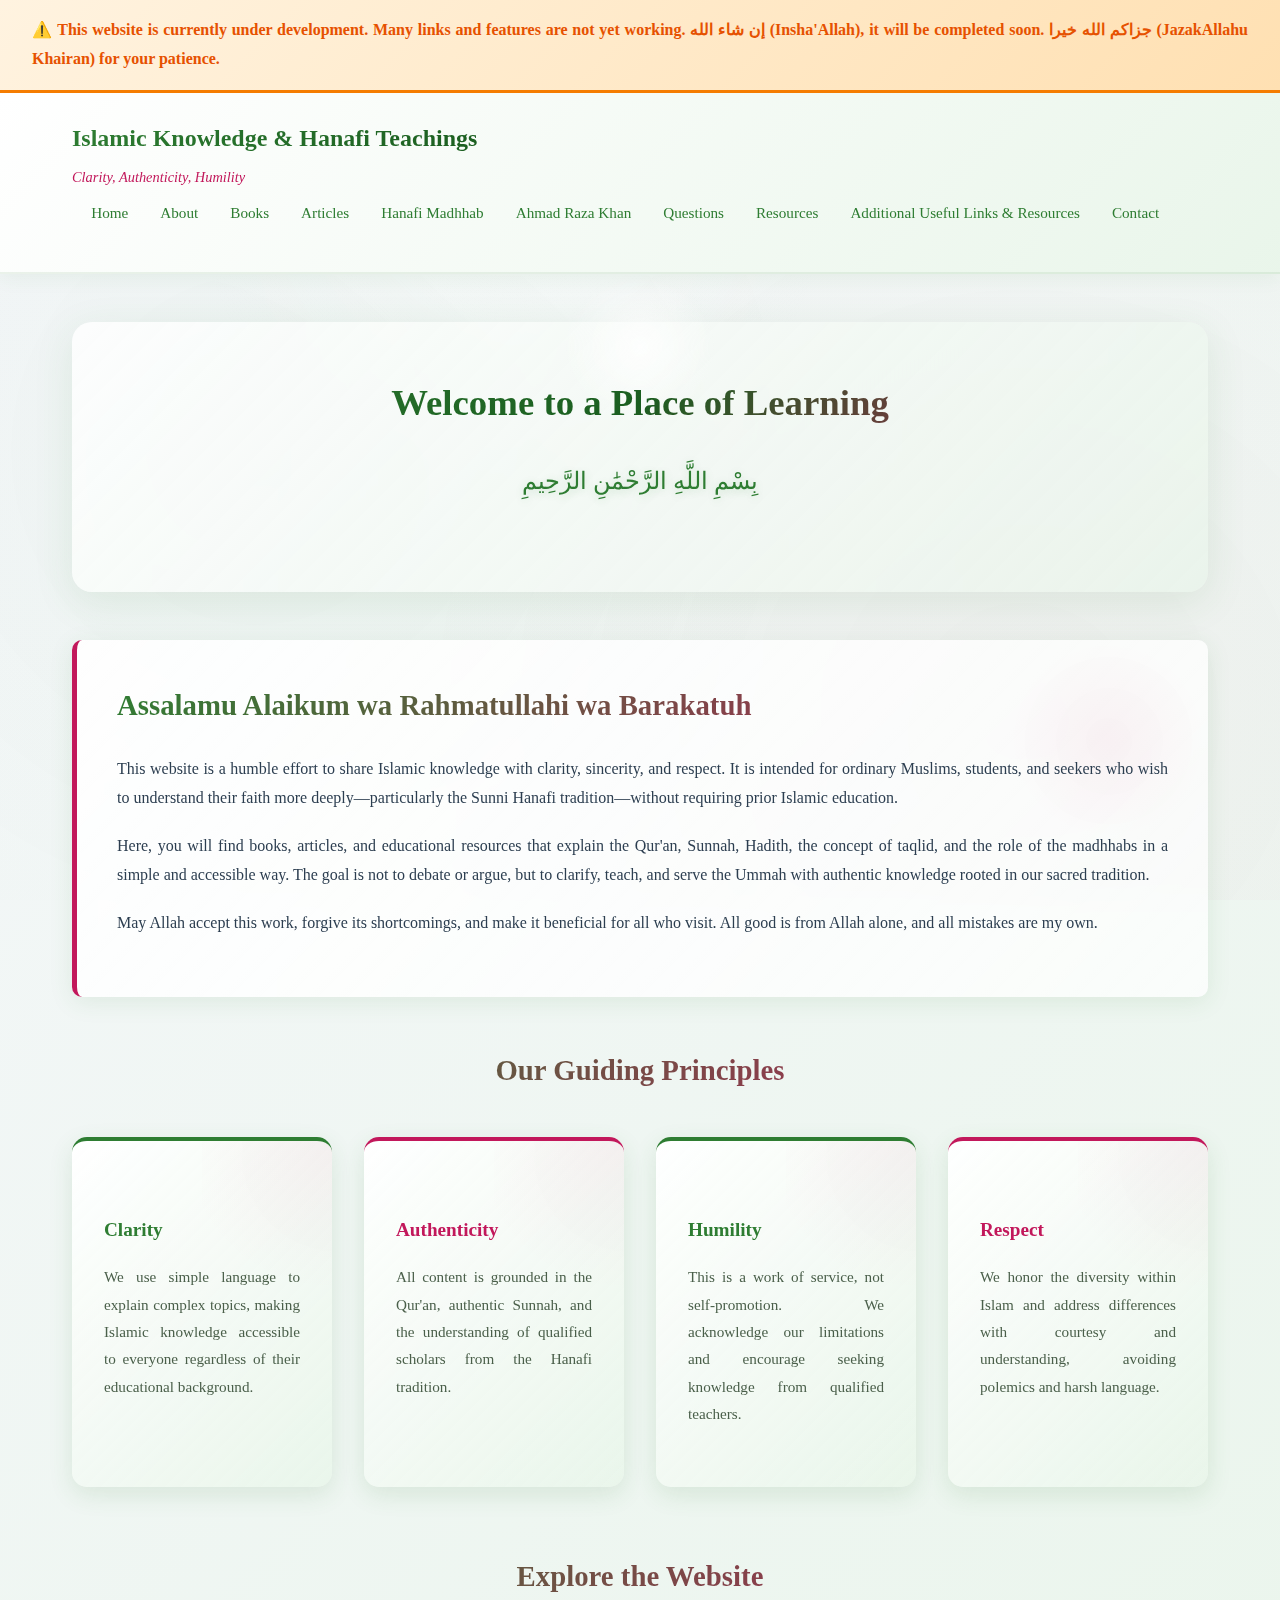
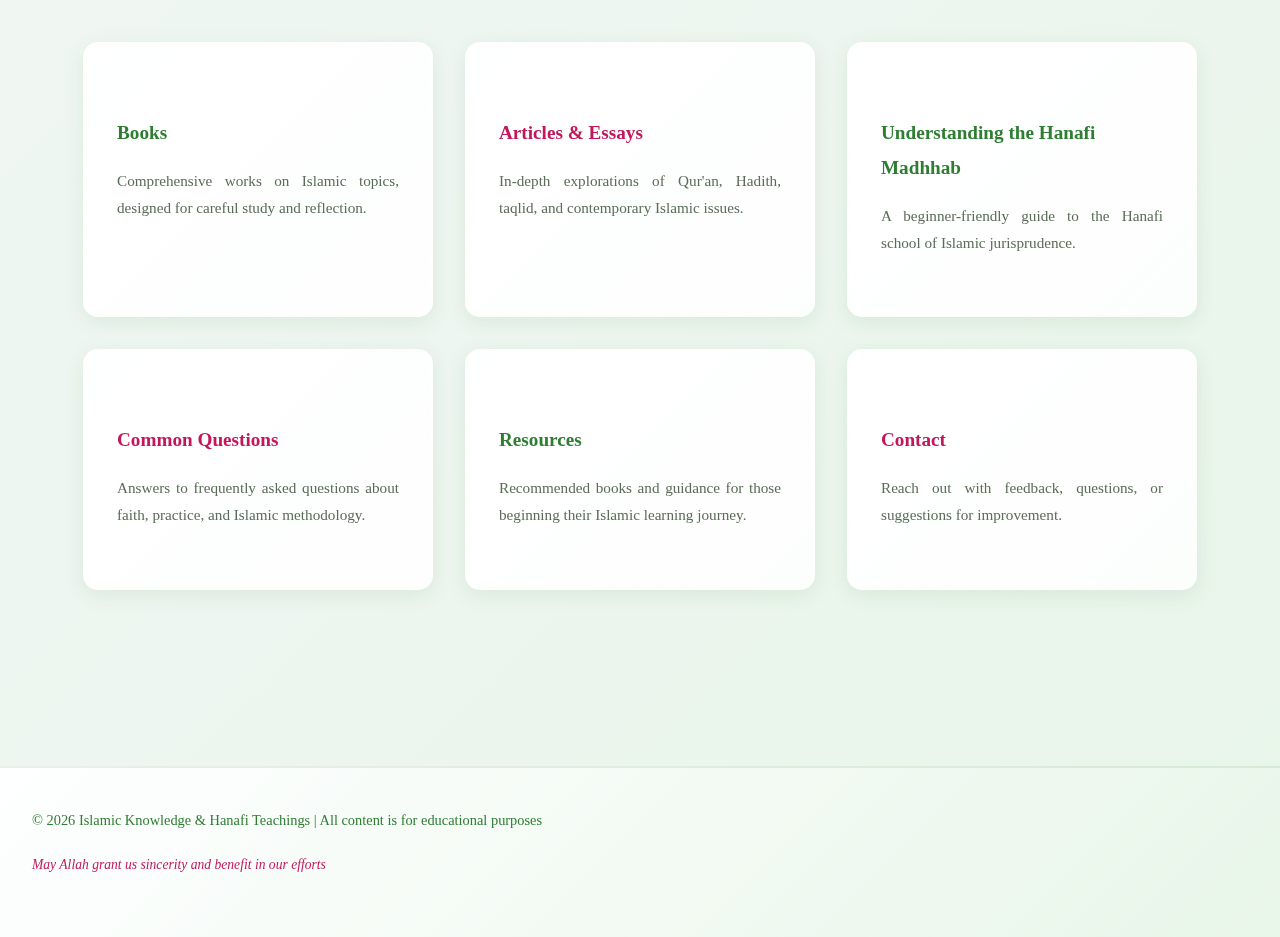
<file: index.html>
<!DOCTYPE html>
<html lang="en">
<head>
    <meta charset="UTF-8">
    <meta name="viewport" content="width=device-width, initial-scale=1.0">
    <title>Islamic Knowledge & Hanafi Teachings</title>
    
    <link rel="stylesheet" href="style.css">
</head>
<body>

    <!-- UNDER DEVELOPMENT NOTICE - Add this right after opening <body> tag -->
<div style="background: linear-gradient(135deg, #fff3e0 0%, #ffe0b2 100%); border-bottom: 3px solid #f57c00; padding: 1rem 2rem; text-align: center; position: relative; z-index: 200;">
    <p style="margin: 0; color: #e65100; font-size: 1rem; font-weight: 600;">
        ⚠️ This website is currently under development. Many links and features are not yet working. إن شاء الله (Insha'Allah), it will be completed soon. جزاكم الله خيرا (JazakAllahu Khairan) for your patience.
    </p>
</div>

    <!-- Noor (Light) Effect Container -->
    <div class="noor-container" id="noorContainer"></div>

    <header>
        <nav>
            <div class="logo-section">
                <div class="site-title">Islamic Knowledge & Hanafi Teachings</div>
                <div class="site-subtitle">Clarity, Authenticity, Humility</div>
            </div>
            <ul>
    <li><a href="index.html">Home</a></li>
    <li><a href="about.html">About</a></li>
    <li><a href="books.html">Books</a></li>
    <li><a href="articles.html">Articles</a></li>
    <li><a href="hanafi.html">Hanafi Madhhab</a></li>
    <li><a href="ahmadrazakhan.html">Ahmad Raza Khan</a></li>
    <li><a href="questions.html">Questions</a></li>
    <li><a href="resources.html">Resources</a></li>
    <li><a href="additionalResources.html">Additional Useful Links & Resources</a></li>
    <li><a href="contact.html">Contact</a></li>
    
</ul>
        </nav>
    </header>

    <div class="container">
        <div class="hero">
            <h1>Welcome to a Place of Learning</h1>
            <p style="text-align: center;" class="arabic">بِسْمِ اللَّهِ الرَّحْمَٰنِ الرَّحِيمِ</p>
        </div>

        <div class="welcome">
            <h2>Assalamu Alaikum wa Rahmatullahi wa Barakatuh</h2>
            <p>
                This website is a humble effort to share Islamic knowledge with clarity, sincerity, and respect. It is intended for ordinary Muslims, students, and seekers who wish to understand their faith more deeply—particularly the Sunni Hanafi tradition—without requiring prior Islamic education.
            </p>
            <p>
                Here, you will find books, articles, and educational resources that explain the Qur'an, Sunnah, Hadith, the concept of taqlid, and the role of the madhhabs in a simple and accessible way. The goal is not to debate or argue, but to clarify, teach, and serve the Ummah with authentic knowledge rooted in our sacred tradition.
            </p>
            <p>
                May Allah accept this work, forgive its shortcomings, and make it beneficial for all who visit. All good is from Allah alone, and all mistakes are my own.
            </p>
        </div>

        <div class="principles">
            <h2>Our Guiding Principles</h2>
            <div class="principles-grid">
                <div class="principle-card">
                    <h3>Clarity</h3>
                    <p>We use simple language to explain complex topics, making Islamic knowledge accessible to everyone regardless of their educational background.</p>
                </div>
                <div class="principle-card">
                    <h3>Authenticity</h3>
                    <p>All content is grounded in the Qur'an, authentic Sunnah, and the understanding of qualified scholars from the Hanafi tradition.</p>
                </div>
                <div class="principle-card">
                    <h3>Humility</h3>
                    <p>This is a work of service, not self-promotion. We acknowledge our limitations and encourage seeking knowledge from qualified teachers.</p>
                </div>
                <div class="principle-card">
                    <h3>Respect</h3>
                    <p>We honor the diversity within Islam and address differences with courtesy and understanding, avoiding polemics and harsh language.</p>
                </div>
            </div>
        </div>

        <div class="sections">
            <h2>Explore the Website</h2>
            <div class="section-links">
                <a href="books.html" class="section-link">
                    <h3>Books</h3>
                    <p>Comprehensive works on Islamic topics, designed for careful study and reflection.</p>
                </a>
                <a href="articles.html" class="section-link">
                    <h3>Articles & Essays</h3>
                    <p>In-depth explorations of Qur'an, Hadith, taqlid, and contemporary Islamic issues.</p>
                </a>
                <a href="hanafi.html" class="section-link">
                    <h3>Understanding the Hanafi Madhhab</h3>
                    <p>A beginner-friendly guide to the Hanafi school of Islamic jurisprudence.</p>
                </a>
                <a href="questions.html" class="section-link">
                    <h3>Common Questions</h3>
                    <p>Answers to frequently asked questions about faith, practice, and Islamic methodology.</p>
                </a>
                <a href="resources.html" class="section-link">
                    <h3>Resources</h3>
                    <p>Recommended books and guidance for those beginning their Islamic learning journey.</p>
                </a>
                <a href="contact.html" class="section-link">
                    <h3>Contact</h3>
                    <p>Reach out with feedback, questions, or suggestions for improvement.</p>
                </a>
            </div>
        </div>
    </div>

    <footer>
        <p>© 2026 Islamic Knowledge & Hanafi Teachings | All content is for educational purposes</p>
        <p style="margin-top: 0.5rem; font-size: 0.85rem;">May Allah grant us sincerity and benefit in our efforts</p>
    </footer>

    <script>
        // Create falling light rays (Noor effect)
        const noorContainer = document.getElementById('noorContainer');
        
        function createLightRay() {
            const ray = document.createElement('div');
            ray.className = 'light-ray';
            ray.style.left = Math.random() * 100 + '%';
            ray.style.animationDelay = Math.random() * 5 + 's';
            ray.style.animationDuration = (Math.random() * 4 + 6) + 's';
            noorContainer.appendChild(ray);
            
            // Remove after animation
            setTimeout(() => {
                ray.remove();
            }, 10000);
        }
        
        // Create floating particles
        function createParticle() {
            const particle = document.createElement('div');
            particle.className = 'particle';
            particle.style.left = Math.random() * 100 + '%';
            particle.style.bottom = '0';
            particle.style.animationDelay = Math.random() * 10 + 's';
            particle.style.animationDuration = (Math.random() * 10 + 15) + 's';
            noorContainer.appendChild(particle);
            
            setTimeout(() => {
                particle.remove();
            }, 25000);
        }
        
        // Generate light rays periodically
        setInterval(createLightRay, 1500);
        
        // Generate particles periodically
        setInterval(createParticle, 3000);
        
        // Initial batch
        for(let i = 0; i < 5; i++) {
            setTimeout(createLightRay, i * 500);
        }
        
        for(let i = 0; i < 3; i++) {
            setTimeout(createParticle, i * 1000);
        }
    </script>
</body>

</html>
</file>
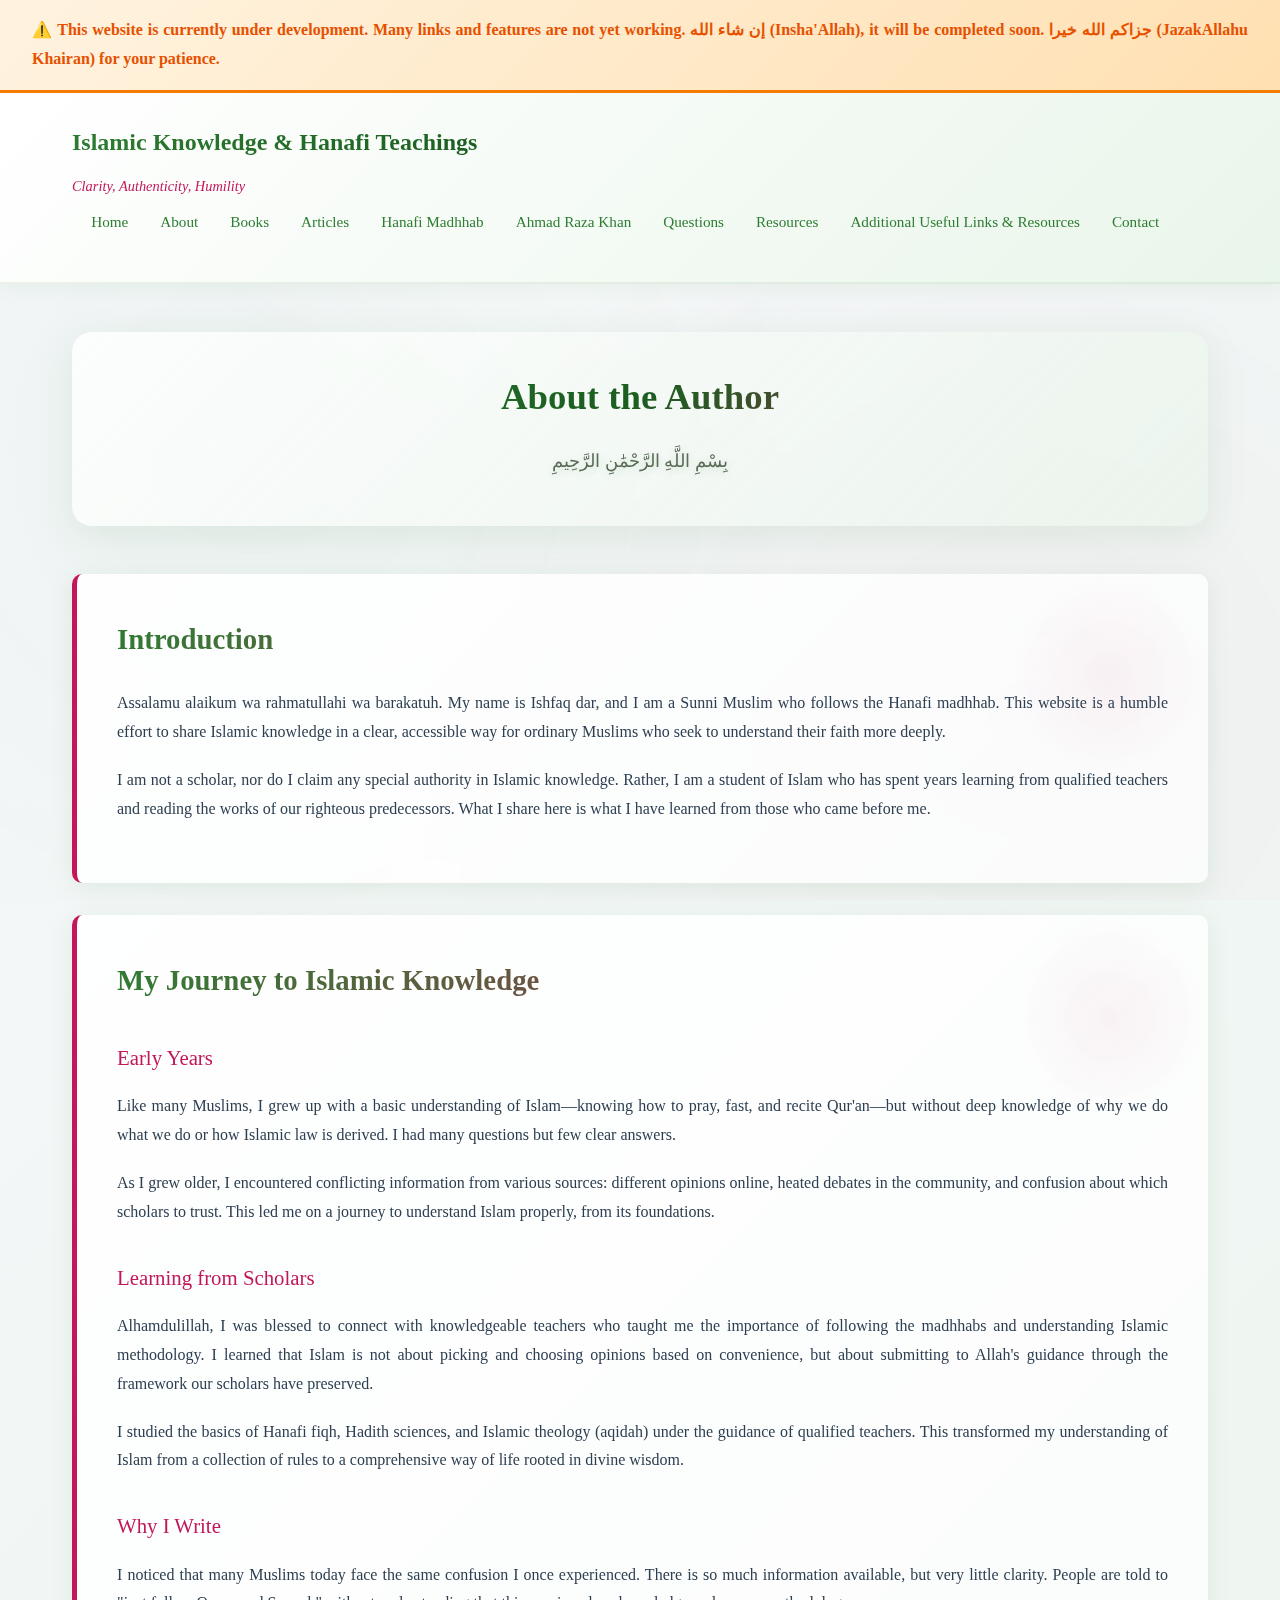
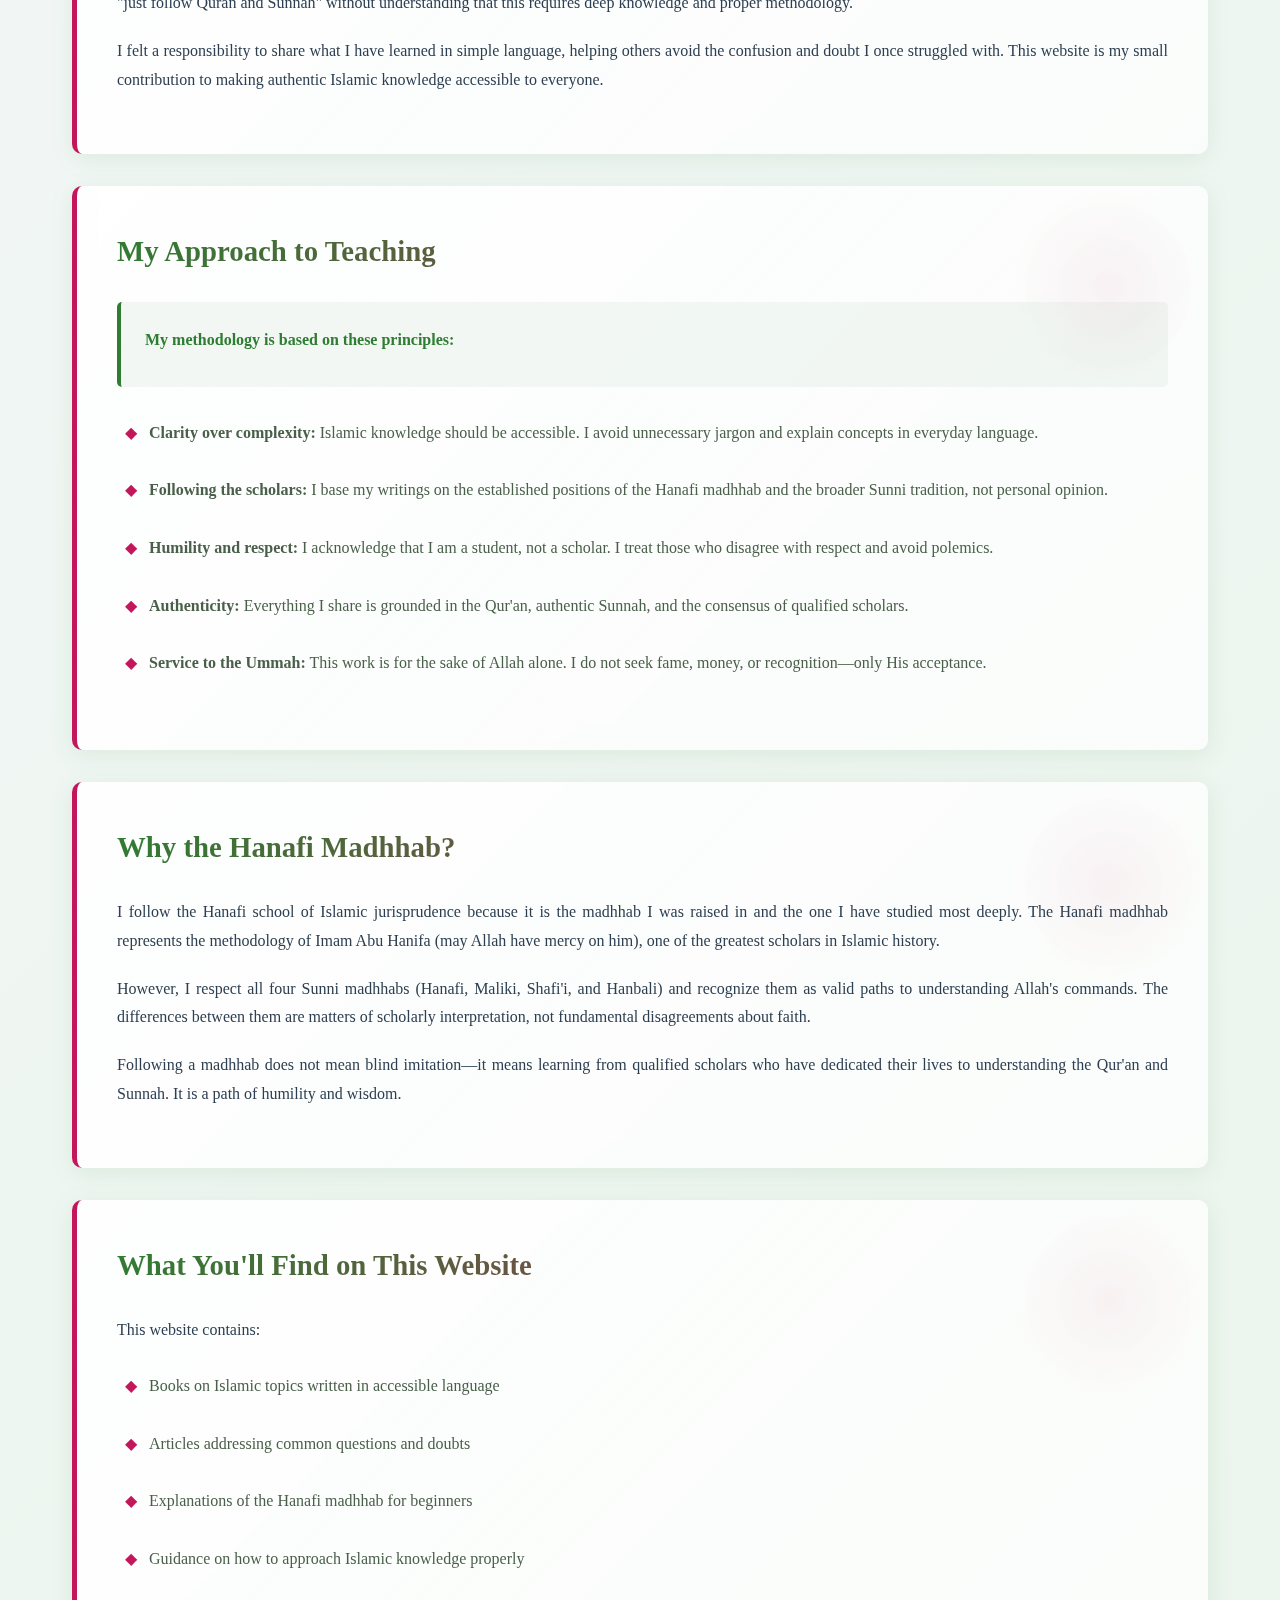
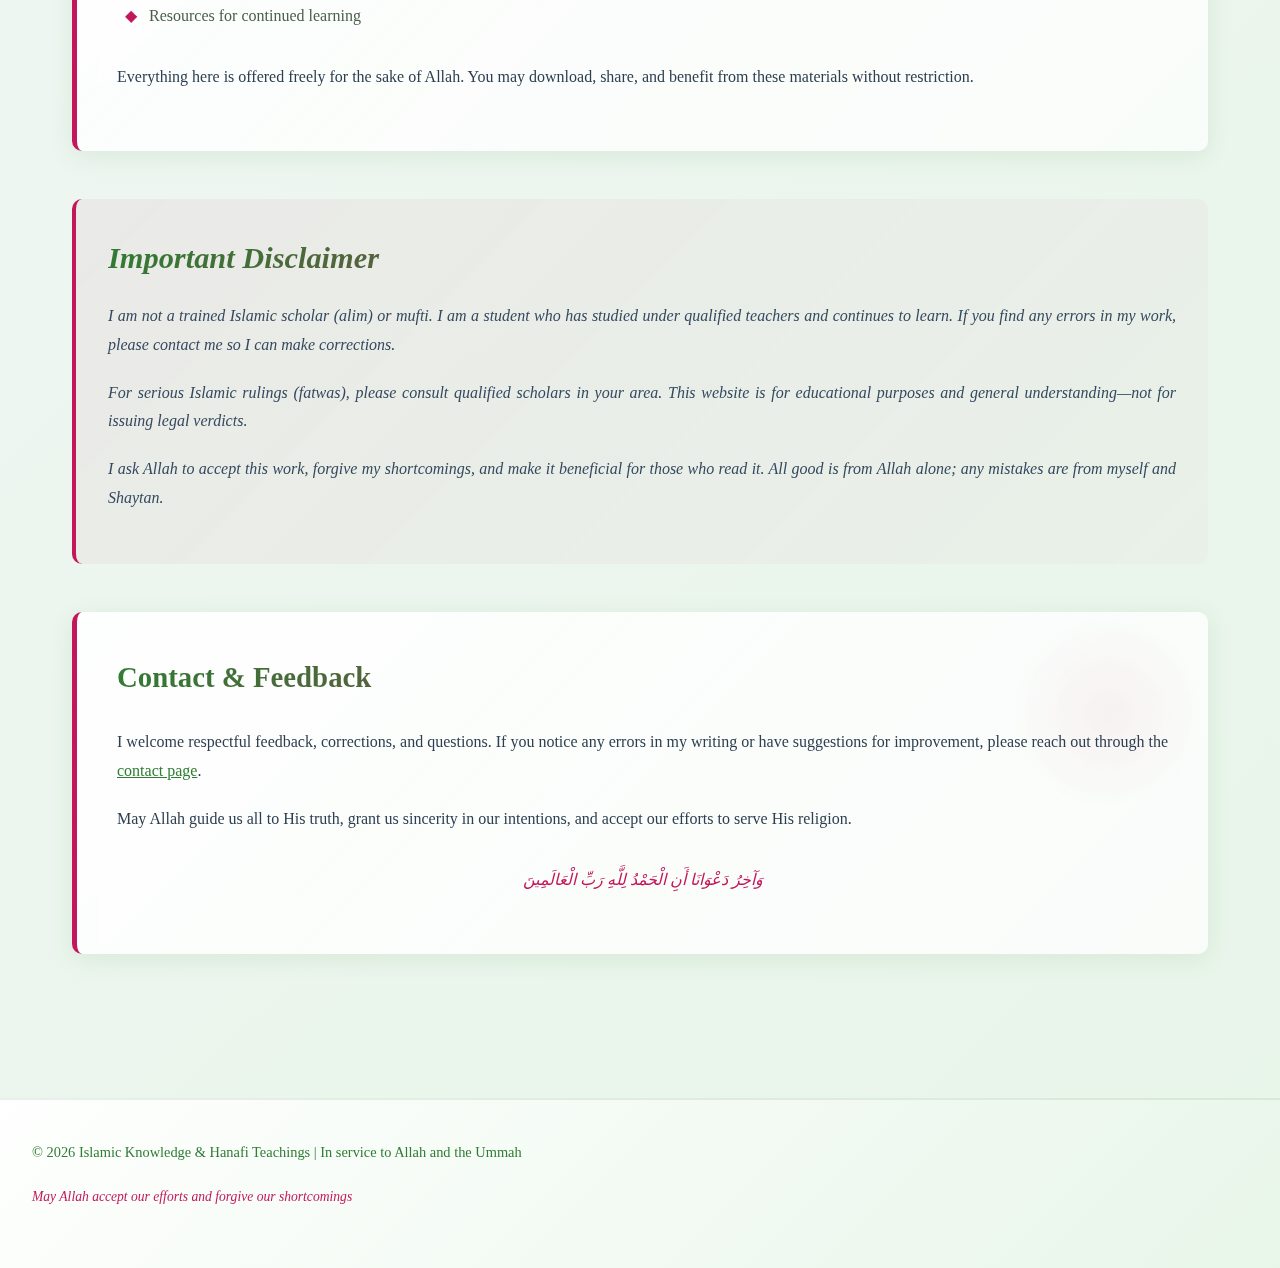
<file: about.html>
<!DOCTYPE html>
<html lang="en">
<head>
    <meta charset="UTF-8">
    <meta name="viewport" content="width=device-width, initial-scale=1.0">
    <title>About - Islamic Knowledge & Hanafi Teachings</title>
    
   <link rel="stylesheet" href="style.css">
</head>
<body>
    
    
<div style="background: linear-gradient(135deg, #fff3e0 0%, #ffe0b2 100%); border-bottom: 3px solid #f57c00; padding: 1rem 2rem; text-align: center; position: relative; z-index: 200;">
    <p style="margin: 0; color: #e65100; font-size: 1rem; font-weight: 600;">
        ⚠️ This website is currently under development. Many links and features are not yet working. إن شاء الله (Insha'Allah), it will be completed soon. جزاكم الله خيرا (JazakAllahu Khairan) for your patience.
    </p>
</div>

    <div class="noor-container" id="noorContainer"></div>

    <header>
        <nav>
            <div class="logo-section">
                <a href="index.html" class="site-title">Islamic Knowledge & Hanafi Teachings</a>
                <div class="site-subtitle">Clarity, Authenticity, Humility</div>
            </div>
            <ul>
                <li><a href="index.html">Home</a></li>
                <li><a href="about.html">About</a></li>
                <li><a href="books.html">Books</a></li>
                <li><a href="articles.html">Articles</a></li>
                <li><a href="hanafi.html">Hanafi Madhhab</a></li>
                <li><a href="ahmadrazakhan.html">Ahmad Raza Khan</a></li>
                <li><a href="questions.html">Questions</a></li>
                <li><a href="resources.html">Resources</a></li>
                <li><a href="additionalResources.html">Additional Useful Links & Resources</a></li>
                <li><a href="contact.html">Contact</a></li>
                
            </ul>
        </nav>
    </header>

    <div class="container">
        <div class="page-header">
            <h1>About the Author</h1>
            <p style="text-align: center;" class="arabic">بِسْمِ اللَّهِ الرَّحْمَٰنِ الرَّحِيمِ</p>
        </div>

        

        <div class="content-section">
            <h2>Introduction</h2>
            <p>
                Assalamu alaikum wa rahmatullahi wa barakatuh. My name is Ishfaq dar, and I am a Sunni Muslim who follows the Hanafi madhhab. This website is a humble effort to share Islamic knowledge in a clear, accessible way for ordinary Muslims who seek to understand their faith more deeply.
            </p>
            <p>
                I am not a scholar, nor do I claim any special authority in Islamic knowledge. Rather, I am a student of Islam who has spent years learning from qualified teachers and reading the works of our righteous predecessors. What I share here is what I have learned from those who came before me.
            </p>
        </div>

        <div class="content-section">
            <h2>My Journey to Islamic Knowledge</h2>
            
            <h3>Early Years</h3>
            <p>
                <!-- EDIT THIS SECTION - Share your personal story -->
                Like many Muslims, I grew up with a basic understanding of Islam—knowing how to pray, fast, and recite Qur'an—but without deep knowledge of why we do what we do or how Islamic law is derived. I had many questions but few clear answers.
            </p>
            <p>
                As I grew older, I encountered conflicting information from various sources: different opinions online, heated debates in the community, and confusion about which scholars to trust. This led me on a journey to understand Islam properly, from its foundations.
            </p>

            <h3>Learning from Scholars</h3>
            <p>
                <!-- EDIT THIS SECTION - Describe your learning journey -->
                Alhamdulillah, I was blessed to connect with knowledgeable teachers who taught me the importance of following the madhhabs and understanding Islamic methodology. I learned that Islam is not about picking and choosing opinions based on convenience, but about submitting to Allah's guidance through the framework our scholars have preserved.
            </p>
            <p>
                I studied the basics of Hanafi fiqh, Hadith sciences, and Islamic theology (aqidah) under the guidance of qualified teachers. This transformed my understanding of Islam from a collection of rules to a comprehensive way of life rooted in divine wisdom.
            </p>

            <h3>Why I Write</h3>
            <p>
                <!-- THIS SECTION - Explain your motivation -->
                I noticed that many Muslims today face the same confusion I once experienced. There is so much information available, but very little clarity. People are told to "just follow Quran and Sunnah" without understanding that this requires deep knowledge and proper methodology.
            </p>
            <p>
                I felt a responsibility to share what I have learned in simple language, helping others avoid the confusion and doubt I once struggled with. This website is my small contribution to making authentic Islamic knowledge accessible to everyone.
            </p>
        </div>

        <div class="content-section">
            <h2>My Approach to Teaching</h2>
            
            <div class="highlight-box">
                <p><strong>My methodology is based on these principles:</strong></p>
            </div>

            <ul>
                <li><strong>Clarity over complexity:</strong> Islamic knowledge should be accessible. I avoid unnecessary jargon and explain concepts in everyday language.</li>
                <li><strong>Following the scholars:</strong> I base my writings on the established positions of the Hanafi madhhab and the broader Sunni tradition, not personal opinion.</li>
                <li><strong>Humility and respect:</strong> I acknowledge that I am a student, not a scholar. I treat those who disagree with respect and avoid polemics.</li>
                <li><strong>Authenticity:</strong> Everything I share is grounded in the Qur'an, authentic Sunnah, and the consensus of qualified scholars.</li>
                <li><strong>Service to the Ummah:</strong> This work is for the sake of Allah alone. I do not seek fame, money, or recognition—only His acceptance.</li>
            </ul>
        </div>

        <div class="content-section">
            <h2>Why the Hanafi Madhhab?</h2>
            <p>
                I follow the Hanafi school of Islamic jurisprudence because it is the madhhab I was raised in and the one I have studied most deeply. The Hanafi madhhab represents the methodology of Imam Abu Hanifa (may Allah have mercy on him), one of the greatest scholars in Islamic history.
            </p>
            <p>
                However, I respect all four Sunni madhhabs (Hanafi, Maliki, Shafi'i, and Hanbali) and recognize them as valid paths to understanding Allah's commands. The differences between them are matters of scholarly interpretation, not fundamental disagreements about faith.
            </p>
            <p>
                Following a madhhab does not mean blind imitation—it means learning from qualified scholars who have dedicated their lives to understanding the Qur'an and Sunnah. It is a path of humility and wisdom.
            </p>
        </div>

        <div class="content-section">
            <h2>What You'll Find on This Website</h2>
            <p>
                This website contains:
            </p>
            <ul>
                <li>Books on Islamic topics written in accessible language</li>
                <li>Articles addressing common questions and doubts</li>
                <li>Explanations of the Hanafi madhhab for beginners</li>
                <li>Guidance on how to approach Islamic knowledge properly</li>
                <li>Resources for continued learning</li>
            </ul>
            <p>
                Everything here is offered freely for the sake of Allah. You may download, share, and benefit from these materials without restriction.
            </p>
        </div>

        <div class="disclaimer">
            <h2 style="color: #c2185b; margin-bottom: 1rem;">Important Disclaimer</h2>
            <p>
                I am not a trained Islamic scholar (alim) or mufti. I am a student who has studied under qualified teachers and continues to learn. If you find any errors in my work, please contact me so I can make corrections.
            </p>
            <p>
                For serious Islamic rulings (fatwas), please consult qualified scholars in your area. This website is for educational purposes and general understanding—not for issuing legal verdicts.
            </p>
            <p>
                I ask Allah to accept this work, forgive my shortcomings, and make it beneficial for those who read it. All good is from Allah alone; any mistakes are from myself and Shaytan.
            </p>
        </div>

        <div class="content-section">
            <h2>Contact & Feedback</h2>
            <p>
                I welcome respectful feedback, corrections, and questions. If you notice any errors in my writing or have suggestions for improvement, please reach out through the <a href="contact.html" style="color: #2e7d32; text-decoration: underline;">contact page</a>.
            </p>
            <p>
                May Allah guide us all to His truth, grant us sincerity in our intentions, and accept our efforts to serve His religion.
            </p>
            <p style="text-align: center; margin-top: 2rem; color: #c2185b; font-style: italic;">
                وَآخِرُ دَعْوَانَا أَنِ الْحَمْدُ لِلَّهِ رَبِّ الْعَالَمِينَ
            </p>
        </div>
    </div>

    <footer>
        <p>© 2026 Islamic Knowledge & Hanafi Teachings | In service to Allah and the Ummah</p>
        <p style="margin-top: 0.5rem; font-size: 0.85rem; color: #c2185b; font-style: italic;">May Allah accept our efforts and forgive our shortcomings</p>
    </footer>

    <script>
        const noorContainer = document.getElementById('noorContainer');
        
        function createLightRay() {
            const ray = document.createElement('div');
            ray.className = 'light-ray';
            ray.style.left = Math.random() * 100 + '%';
            ray.style.animationDelay = Math.random() * 5 + 's';
            ray.style.animationDuration = (Math.random() * 4 + 6) + 's';
            noorContainer.appendChild(ray);
            setTimeout(() => ray.remove(), 10000);
        }
        
        setInterval(createLightRay, 1500);
        for(let i = 0; i < 5; i++) {
            setTimeout(createLightRay, i * 500);
        }
    </script>
</body>

</html>
</file>
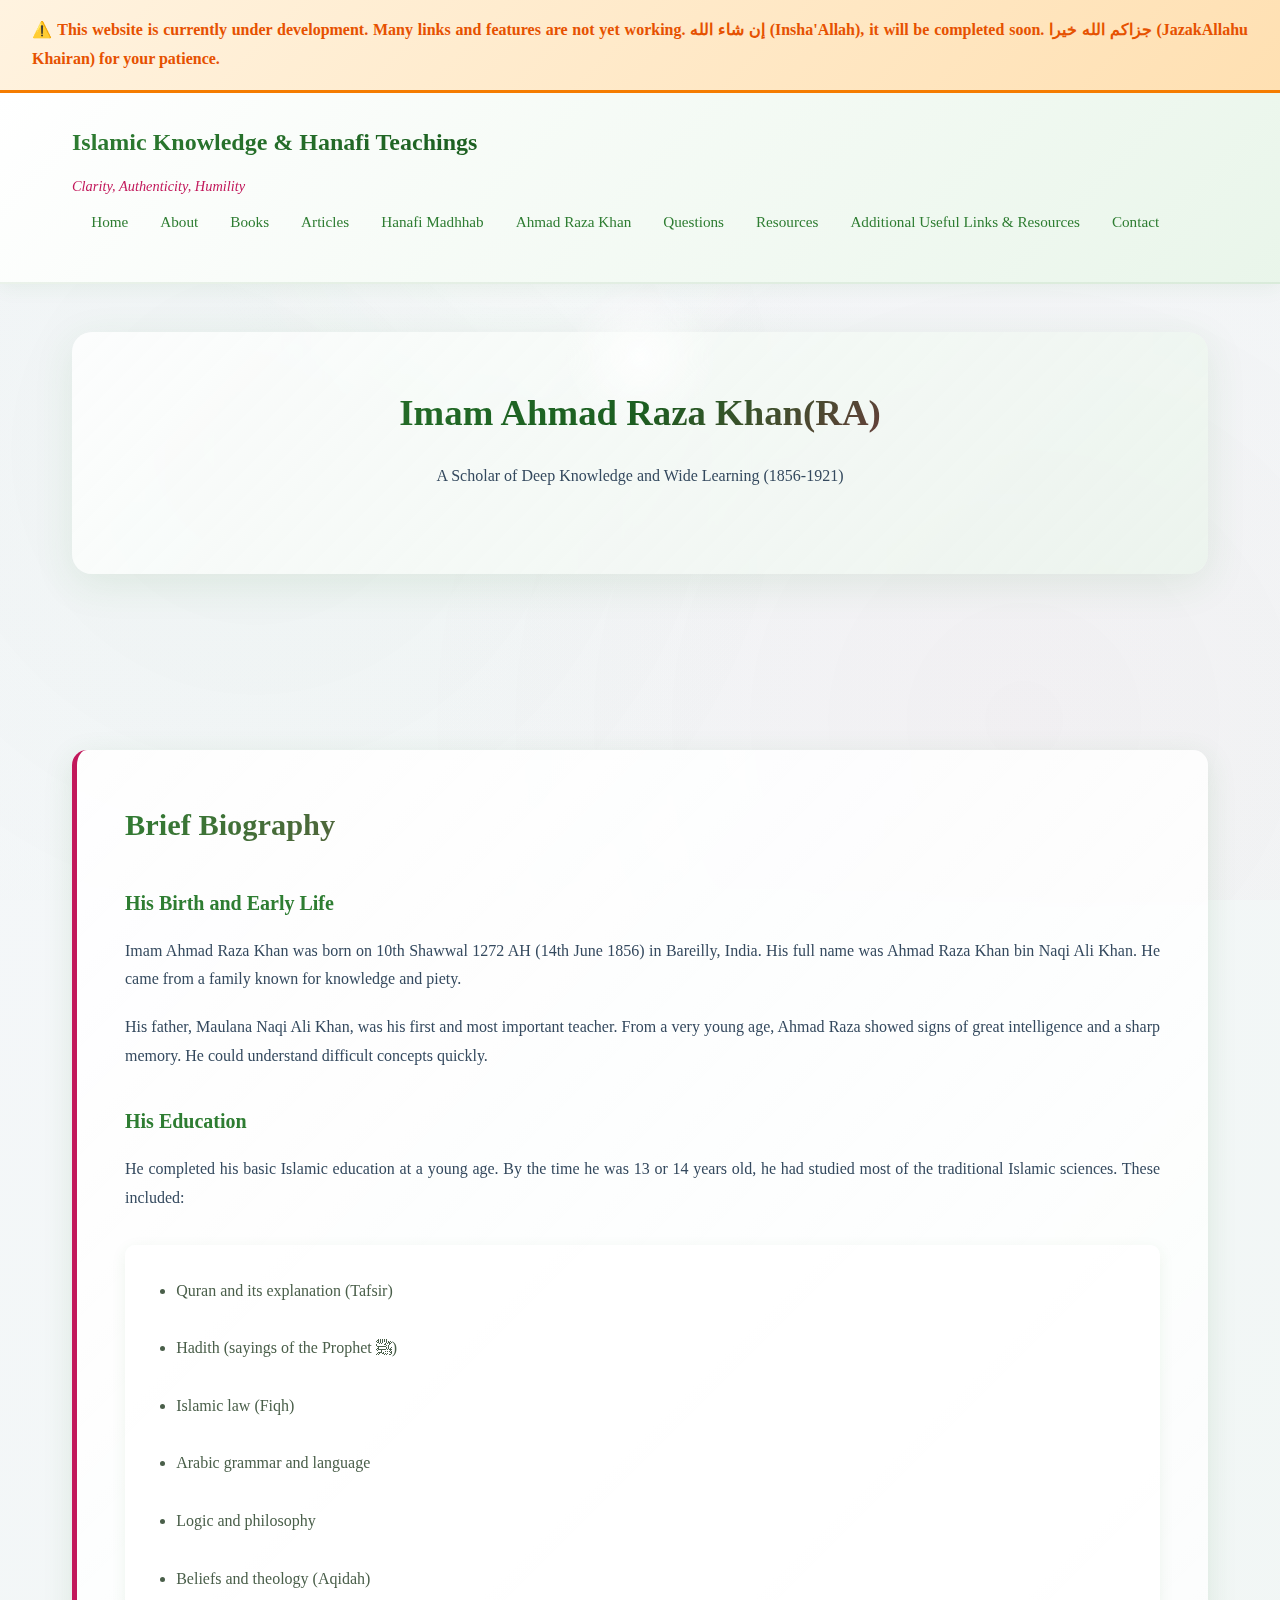
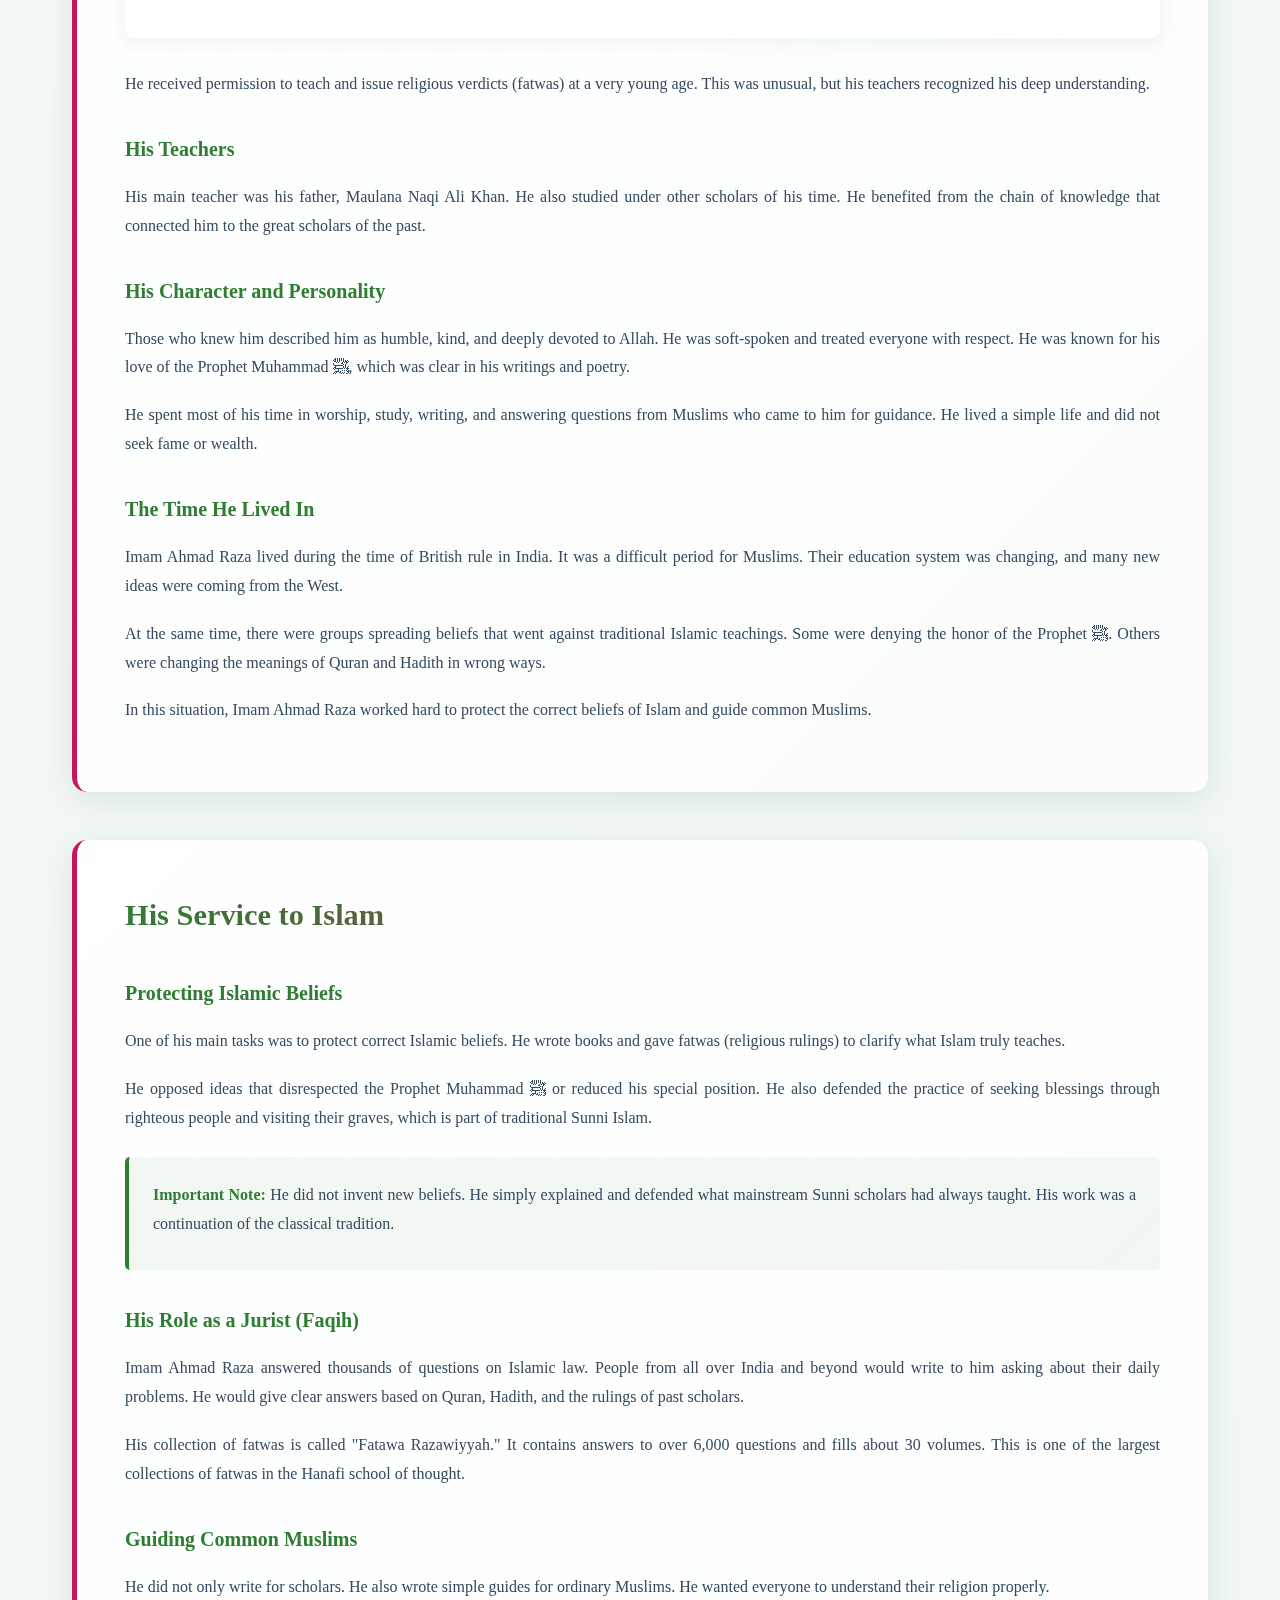
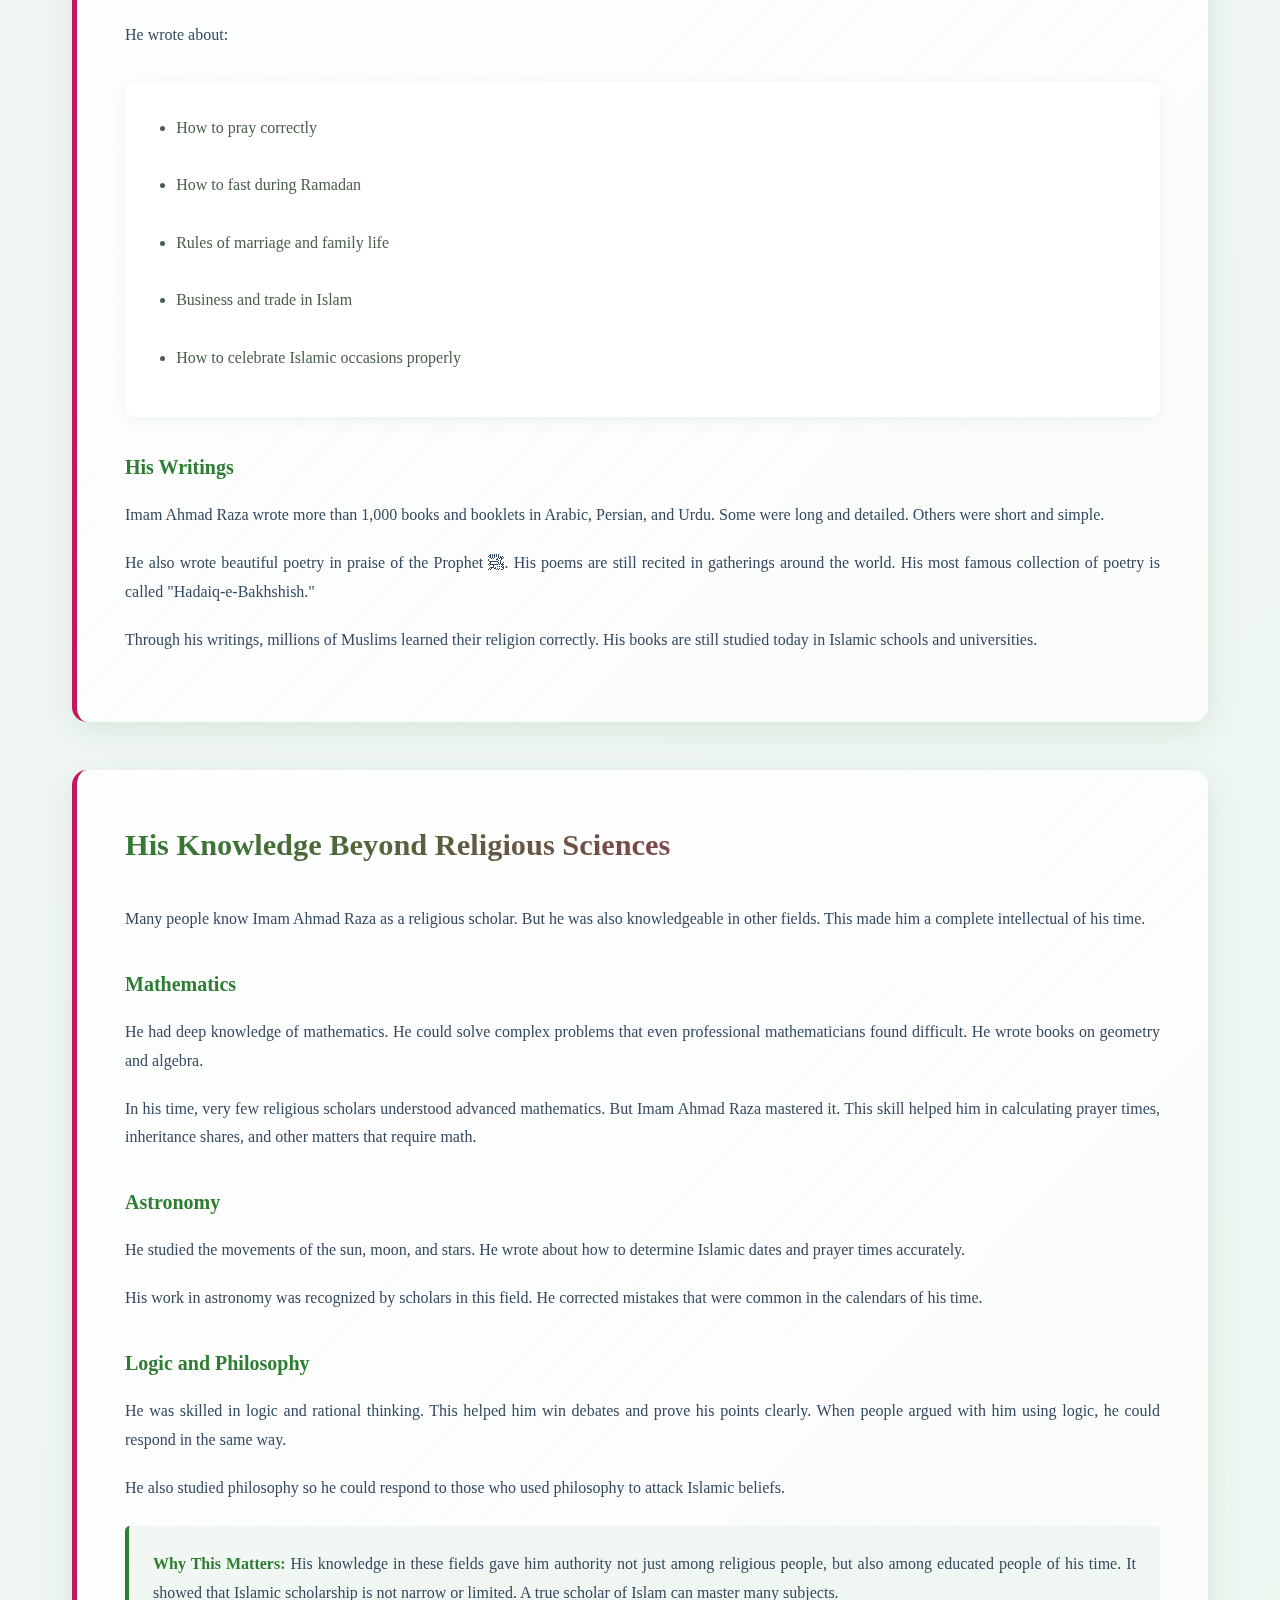
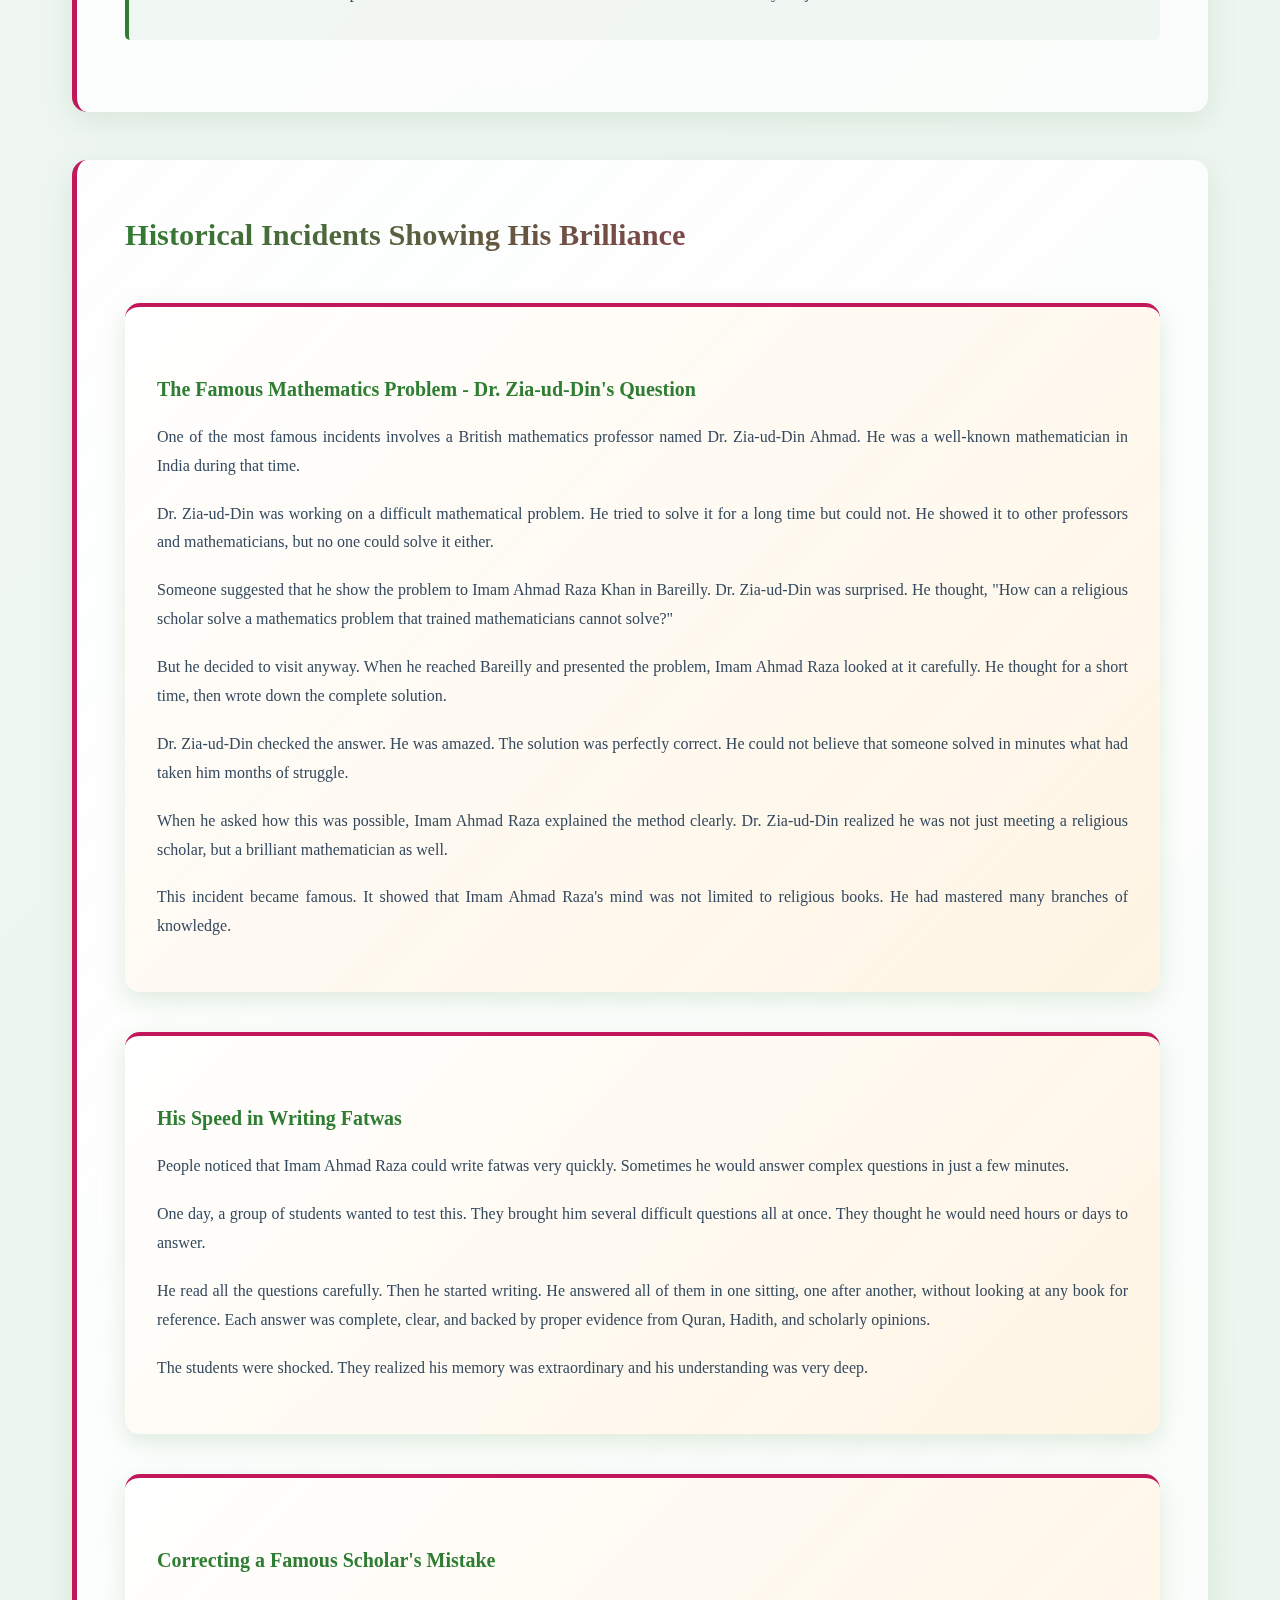
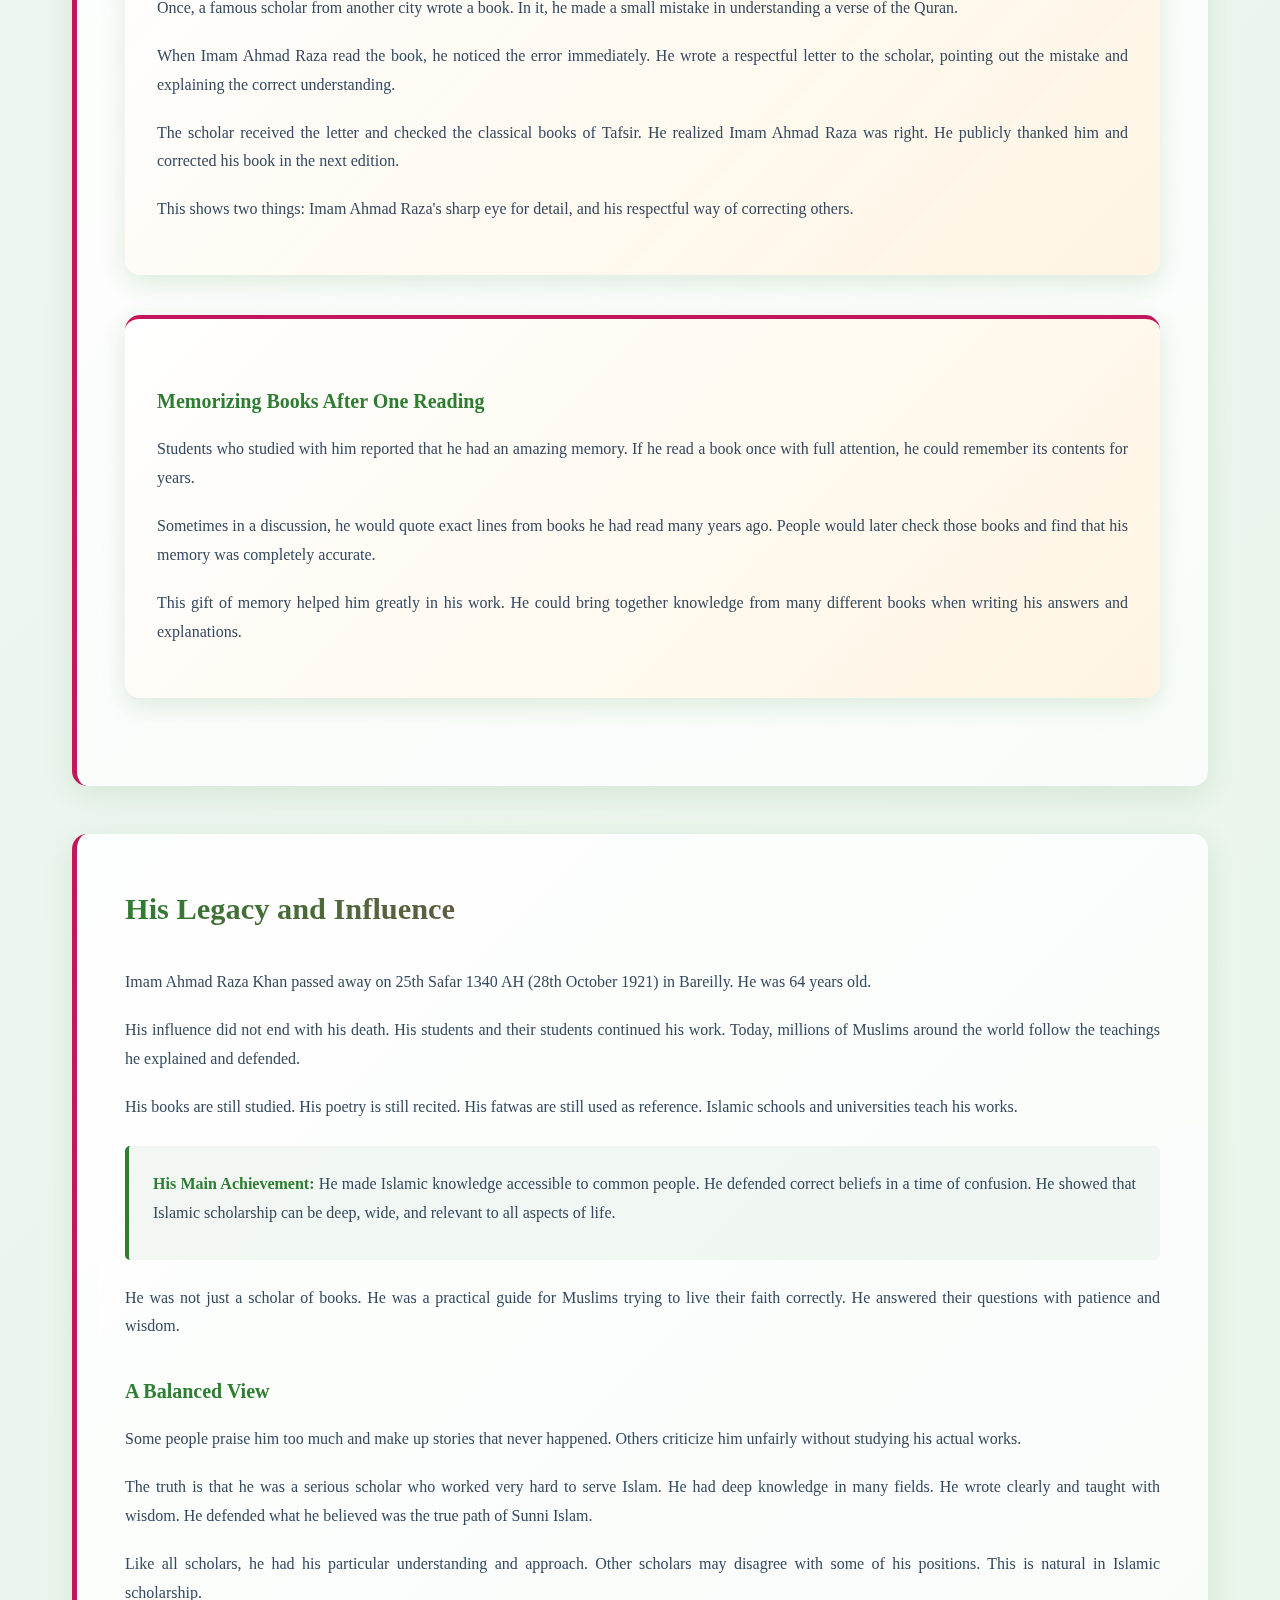
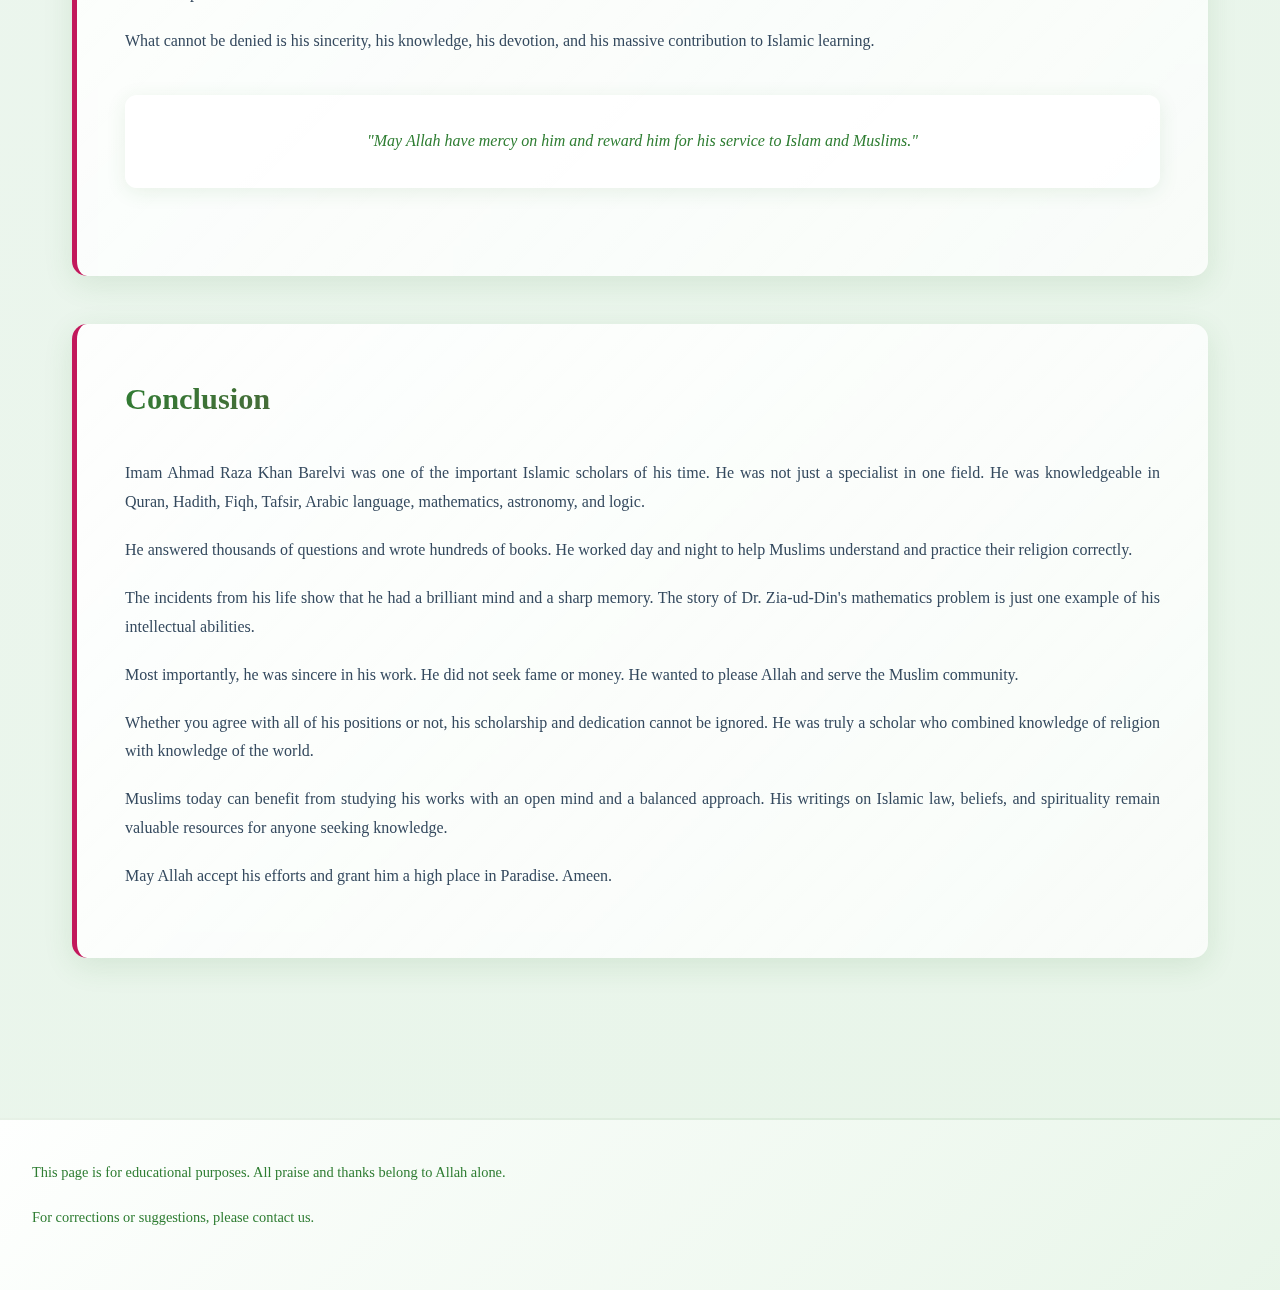
<file: ahmadrazakhan.html>
<!DOCTYPE html>
<html lang="en">
<head>
    <meta charset="UTF-8">
    <meta name="viewport" content="width=device-width, initial-scale=1.0">
    <title>Imam Ahmad Raza Khan(RA) - Life and Works</title>
   <link rel="stylesheet" href="style.css">
</head>
<body>

  <div style="background: linear-gradient(135deg, #fff3e0 0%, #ffe0b2 100%); border-bottom: 3px solid #f57c00; padding: 1rem 2rem; text-align: center; position: relative; z-index: 200;">
    <p style="margin: 0; color: #e65100; font-size: 1rem; font-weight: 600;">
        ⚠️ This website is currently under development. Many links and features are not yet working. إن شاء الله (Insha'Allah), it will be completed soon. جزاكم الله خيرا (JazakAllahu Khairan) for your patience.
    </p>
</div>
<header>
        <nav>
            <div class="logo-section">
                <a href="index.html" class="site-title">Islamic Knowledge & Hanafi Teachings</a>
                <div class="site-subtitle">Clarity, Authenticity, Humility</div>
            </div>
            <ul>
                <li><a href="index.html">Home</a></li>
                <li><a href="about.html">About</a></li>
                <li><a href="books.html">Books</a></li>
                <li><a href="articles.html">Articles</a></li>
                <li><a href="hanafi.html">Hanafi Madhhab</a></li>
                <li><a href="ahmadrazakhan.html">Ahmad Raza Khan</a></li>
                <li><a href="questions.html">Questions</a></li>
                <li><a href="resources.html">Resources</a></li>
                <li><a href="additionalResources.html">Additional Useful Links & Resources</a></li>
                <li><a href="contact.html">Contact</a></li>
                
            </ul>
        </nav>
    </header>

    <div class="container">
      <div class = "hero">
        <h1 style="text-align: center;">Imam Ahmad Raza Khan(RA) </h1>
        <p style="text-align: center;">A Scholar of Deep Knowledge and Wide Learning (1856-1921)</p>
    </div>
    </div>

    <!-- UNDER DEVELOPMENT NOTICE - Add this right after opening <body> tag -->


    

    <div class="container">
        <div class="content-box">
            <h2>Brief Biography</h2>
            
            <h3>His Birth and Early Life</h3>
            <p>Imam Ahmad Raza Khan was born on 10th Shawwal 1272 AH (14th June 1856) in Bareilly, India. His full name was Ahmad Raza Khan bin Naqi Ali Khan. He came from a family known for knowledge and piety.</p>
            
            <p>His father, Maulana Naqi Ali Khan, was his first and most important teacher. From a very young age, Ahmad Raza showed signs of great intelligence and a sharp memory. He could understand difficult concepts quickly.</p>

            <h3>His Education</h3>
            <p>He completed his basic Islamic education at a young age. By the time he was 13 or 14 years old, he had studied most of the traditional Islamic sciences. These included:</p>
            
            <div class="list-section">
                <ul>
                    <li>Quran and its explanation (Tafsir)</li>
                    <li>Hadith (sayings of the Prophet ﷺ)</li>
                    <li>Islamic law (Fiqh)</li>
                    <li>Arabic grammar and language</li>
                    <li>Logic and philosophy</li>
                    <li>Beliefs and theology (Aqidah)</li>
                </ul>
            </div>

            <p>He received permission to teach and issue religious verdicts (fatwas) at a very young age. This was unusual, but his teachers recognized his deep understanding.</p>

            <h3>His Teachers</h3>
            <p>His main teacher was his father, Maulana Naqi Ali Khan. He also studied under other scholars of his time. He benefited from the chain of knowledge that connected him to the great scholars of the past.</p>

            <h3>His Character and Personality</h3>
            <p>Those who knew him described him as humble, kind, and deeply devoted to Allah. He was soft-spoken and treated everyone with respect. He was known for his love of the Prophet Muhammad ﷺ, which was clear in his writings and poetry.</p>

            <p>He spent most of his time in worship, study, writing, and answering questions from Muslims who came to him for guidance. He lived a simple life and did not seek fame or wealth.</p>

            <h3>The Time He Lived In</h3>
            <p>Imam Ahmad Raza lived during the time of British rule in India. It was a difficult period for Muslims. Their education system was changing, and many new ideas were coming from the West.</p>

            <p>At the same time, there were groups spreading beliefs that went against traditional Islamic teachings. Some were denying the honor of the Prophet ﷺ. Others were changing the meanings of Quran and Hadith in wrong ways.</p>

            <p>In this situation, Imam Ahmad Raza worked hard to protect the correct beliefs of Islam and guide common Muslims.</p>
        </div>

        <div class="content-box">
            <h2>His Service to Islam</h2>

            <h3>Protecting Islamic Beliefs</h3>
            <p>One of his main tasks was to protect correct Islamic beliefs. He wrote books and gave fatwas (religious rulings) to clarify what Islam truly teaches.</p>

            <p>He opposed ideas that disrespected the Prophet Muhammad ﷺ or reduced his special position. He also defended the practice of seeking blessings through righteous people and visiting their graves, which is part of traditional Sunni Islam.</p>

            <div class="highlight-box">
                <p><strong>Important Note:</strong> He did not invent new beliefs. He simply explained and defended what mainstream Sunni scholars had always taught. His work was a continuation of the classical tradition.</p>
            </div>

            <h3>His Role as a Jurist (Faqih)</h3>
            <p>Imam Ahmad Raza answered thousands of questions on Islamic law. People from all over India and beyond would write to him asking about their daily problems. He would give clear answers based on Quran, Hadith, and the rulings of past scholars.</p>

            <p>His collection of fatwas is called "Fatawa Razawiyyah." It contains answers to over 6,000 questions and fills about 30 volumes. This is one of the largest collections of fatwas in the Hanafi school of thought.</p>

            <h3>Guiding Common Muslims</h3>
            <p>He did not only write for scholars. He also wrote simple guides for ordinary Muslims. He wanted everyone to understand their religion properly.</p>

            <p>He wrote about:</p>
            <div class="list-section">
                <ul>
                    <li>How to pray correctly</li>
                    <li>How to fast during Ramadan</li>
                    <li>Rules of marriage and family life</li>
                    <li>Business and trade in Islam</li>
                    <li>How to celebrate Islamic occasions properly</li>
                </ul>
            </div>

            <h3>His Writings</h3>
            <p>Imam Ahmad Raza wrote more than 1,000 books and booklets in Arabic, Persian, and Urdu. Some were long and detailed. Others were short and simple.</p>

            <p>He also wrote beautiful poetry in praise of the Prophet ﷺ. His poems are still recited in gatherings around the world. His most famous collection of poetry is called "Hadaiq-e-Bakhshish."</p>

            <p>Through his writings, millions of Muslims learned their religion correctly. His books are still studied today in Islamic schools and universities.</p>
        </div>

        <div class="content-box">
            <h2>His Knowledge Beyond Religious Sciences</h2>

            <p>Many people know Imam Ahmad Raza as a religious scholar. But he was also knowledgeable in other fields. This made him a complete intellectual of his time.</p>

            <h3>Mathematics</h3>
            <p>He had deep knowledge of mathematics. He could solve complex problems that even professional mathematicians found difficult. He wrote books on geometry and algebra.</p>

            <p>In his time, very few religious scholars understood advanced mathematics. But Imam Ahmad Raza mastered it. This skill helped him in calculating prayer times, inheritance shares, and other matters that require math.</p>

            <h3>Astronomy</h3>
            <p>He studied the movements of the sun, moon, and stars. He wrote about how to determine Islamic dates and prayer times accurately.</p>

            <p>His work in astronomy was recognized by scholars in this field. He corrected mistakes that were common in the calendars of his time.</p>

            <h3>Logic and Philosophy</h3>
            <p>He was skilled in logic and rational thinking. This helped him win debates and prove his points clearly. When people argued with him using logic, he could respond in the same way.</p>

            <p>He also studied philosophy so he could respond to those who used philosophy to attack Islamic beliefs.</p>

            <div class="highlight-box">
                <p><strong>Why This Matters:</strong> His knowledge in these fields gave him authority not just among religious people, but also among educated people of his time. It showed that Islamic scholarship is not narrow or limited. A true scholar of Islam can master many subjects.</p>
            </div>
        </div>

        <div class="content-box">
            <h2>Historical Incidents Showing His Brilliance</h2>

            <div class="incident-box">
                <h3>The Famous Mathematics Problem - Dr. Zia-ud-Din's Question</h3>
                
                <p>One of the most famous incidents involves a British mathematics professor named Dr. Zia-ud-Din Ahmad. He was a well-known mathematician in India during that time.</p>

                <p>Dr. Zia-ud-Din was working on a difficult mathematical problem. He tried to solve it for a long time but could not. He showed it to other professors and mathematicians, but no one could solve it either.</p>

                <p>Someone suggested that he show the problem to Imam Ahmad Raza Khan in Bareilly. Dr. Zia-ud-Din was surprised. He thought, "How can a religious scholar solve a mathematics problem that trained mathematicians cannot solve?"</p>

                <p>But he decided to visit anyway. When he reached Bareilly and presented the problem, Imam Ahmad Raza looked at it carefully. He thought for a short time, then wrote down the complete solution.</p>

                <p>Dr. Zia-ud-Din checked the answer. He was amazed. The solution was perfectly correct. He could not believe that someone solved in minutes what had taken him months of struggle.</p>

                <p>When he asked how this was possible, Imam Ahmad Raza explained the method clearly. Dr. Zia-ud-Din realized he was not just meeting a religious scholar, but a brilliant mathematician as well.</p>

                <p>This incident became famous. It showed that Imam Ahmad Raza's mind was not limited to religious books. He had mastered many branches of knowledge.</p>
            </div>

            <div class="incident-box">
                <h3>His Speed in Writing Fatwas</h3>
                
                <p>People noticed that Imam Ahmad Raza could write fatwas very quickly. Sometimes he would answer complex questions in just a few minutes.</p>

                <p>One day, a group of students wanted to test this. They brought him several difficult questions all at once. They thought he would need hours or days to answer.</p>

                <p>He read all the questions carefully. Then he started writing. He answered all of them in one sitting, one after another, without looking at any book for reference. Each answer was complete, clear, and backed by proper evidence from Quran, Hadith, and scholarly opinions.</p>

                <p>The students were shocked. They realized his memory was extraordinary and his understanding was very deep.</p>
            </div>

            <div class="incident-box">
                <h3>Correcting a Famous Scholar's Mistake</h3>
                
                <p>Once, a famous scholar from another city wrote a book. In it, he made a small mistake in understanding a verse of the Quran.</p>

                <p>When Imam Ahmad Raza read the book, he noticed the error immediately. He wrote a respectful letter to the scholar, pointing out the mistake and explaining the correct understanding.</p>

                <p>The scholar received the letter and checked the classical books of Tafsir. He realized Imam Ahmad Raza was right. He publicly thanked him and corrected his book in the next edition.</p>

                <p>This shows two things: Imam Ahmad Raza's sharp eye for detail, and his respectful way of correcting others.</p>
            </div>

            <div class="incident-box">
                <h3>Memorizing Books After One Reading</h3>
                
                <p>Students who studied with him reported that he had an amazing memory. If he read a book once with full attention, he could remember its contents for years.</p>

                <p>Sometimes in a discussion, he would quote exact lines from books he had read many years ago. People would later check those books and find that his memory was completely accurate.</p>

                <p>This gift of memory helped him greatly in his work. He could bring together knowledge from many different books when writing his answers and explanations.</p>
            </div>
        </div>

        <div class="content-box">
            <h2>His Legacy and Influence</h2>

            <p>Imam Ahmad Raza Khan passed away on 25th Safar 1340 AH (28th October 1921) in Bareilly. He was 64 years old.</p>

            <p>His influence did not end with his death. His students and their students continued his work. Today, millions of Muslims around the world follow the teachings he explained and defended.</p>

            <p>His books are still studied. His poetry is still recited. His fatwas are still used as reference. Islamic schools and universities teach his works.</p>

            <div class="highlight-box">
                <p><strong>His Main Achievement:</strong> He made Islamic knowledge accessible to common people. He defended correct beliefs in a time of confusion. He showed that Islamic scholarship can be deep, wide, and relevant to all aspects of life.</p>
            </div>

            <p>He was not just a scholar of books. He was a practical guide for Muslims trying to live their faith correctly. He answered their questions with patience and wisdom.</p>

            <h3>A Balanced View</h3>
            <p>Some people praise him too much and make up stories that never happened. Others criticize him unfairly without studying his actual works.</p>

            <p>The truth is that he was a serious scholar who worked very hard to serve Islam. He had deep knowledge in many fields. He wrote clearly and taught with wisdom. He defended what he believed was the true path of Sunni Islam.</p>

            <p>Like all scholars, he had his particular understanding and approach. Other scholars may disagree with some of his positions. This is natural in Islamic scholarship.</p>

            <p>What cannot be denied is his sincerity, his knowledge, his devotion, and his massive contribution to Islamic learning.</p>

            <div class="quote">
                "May Allah have mercy on him and reward him for his service to Islam and Muslims."
            </div>
        </div>

        <div class="content-box">
            <h2>Conclusion</h2>

            <p>Imam Ahmad Raza Khan Barelvi was one of the important Islamic scholars of his time. He was not just a specialist in one field. He was knowledgeable in Quran, Hadith, Fiqh, Tafsir, Arabic language, mathematics, astronomy, and logic.</p>

            <p>He answered thousands of questions and wrote hundreds of books. He worked day and night to help Muslims understand and practice their religion correctly.</p>

            <p>The incidents from his life show that he had a brilliant mind and a sharp memory. The story of Dr. Zia-ud-Din's mathematics problem is just one example of his intellectual abilities.</p>

            <p>Most importantly, he was sincere in his work. He did not seek fame or money. He wanted to please Allah and serve the Muslim community.</p>

            <p>Whether you agree with all of his positions or not, his scholarship and dedication cannot be ignored. He was truly a scholar who combined knowledge of religion with knowledge of the world.</p>

            <p>Muslims today can benefit from studying his works with an open mind and a balanced approach. His writings on Islamic law, beliefs, and spirituality remain valuable resources for anyone seeking knowledge.</p>

            <p>May Allah accept his efforts and grant him a high place in Paradise. Ameen.</p>
        </div>
    </div>

    <div class="footer">
        <p>This page is for educational purposes. All praise and thanks belong to Allah alone.</p>
        <p style="margin-top: 10px; font-size: 0.9em;">For corrections or suggestions, please contact us.</p>
    </div>
</body>
</html>
</file>
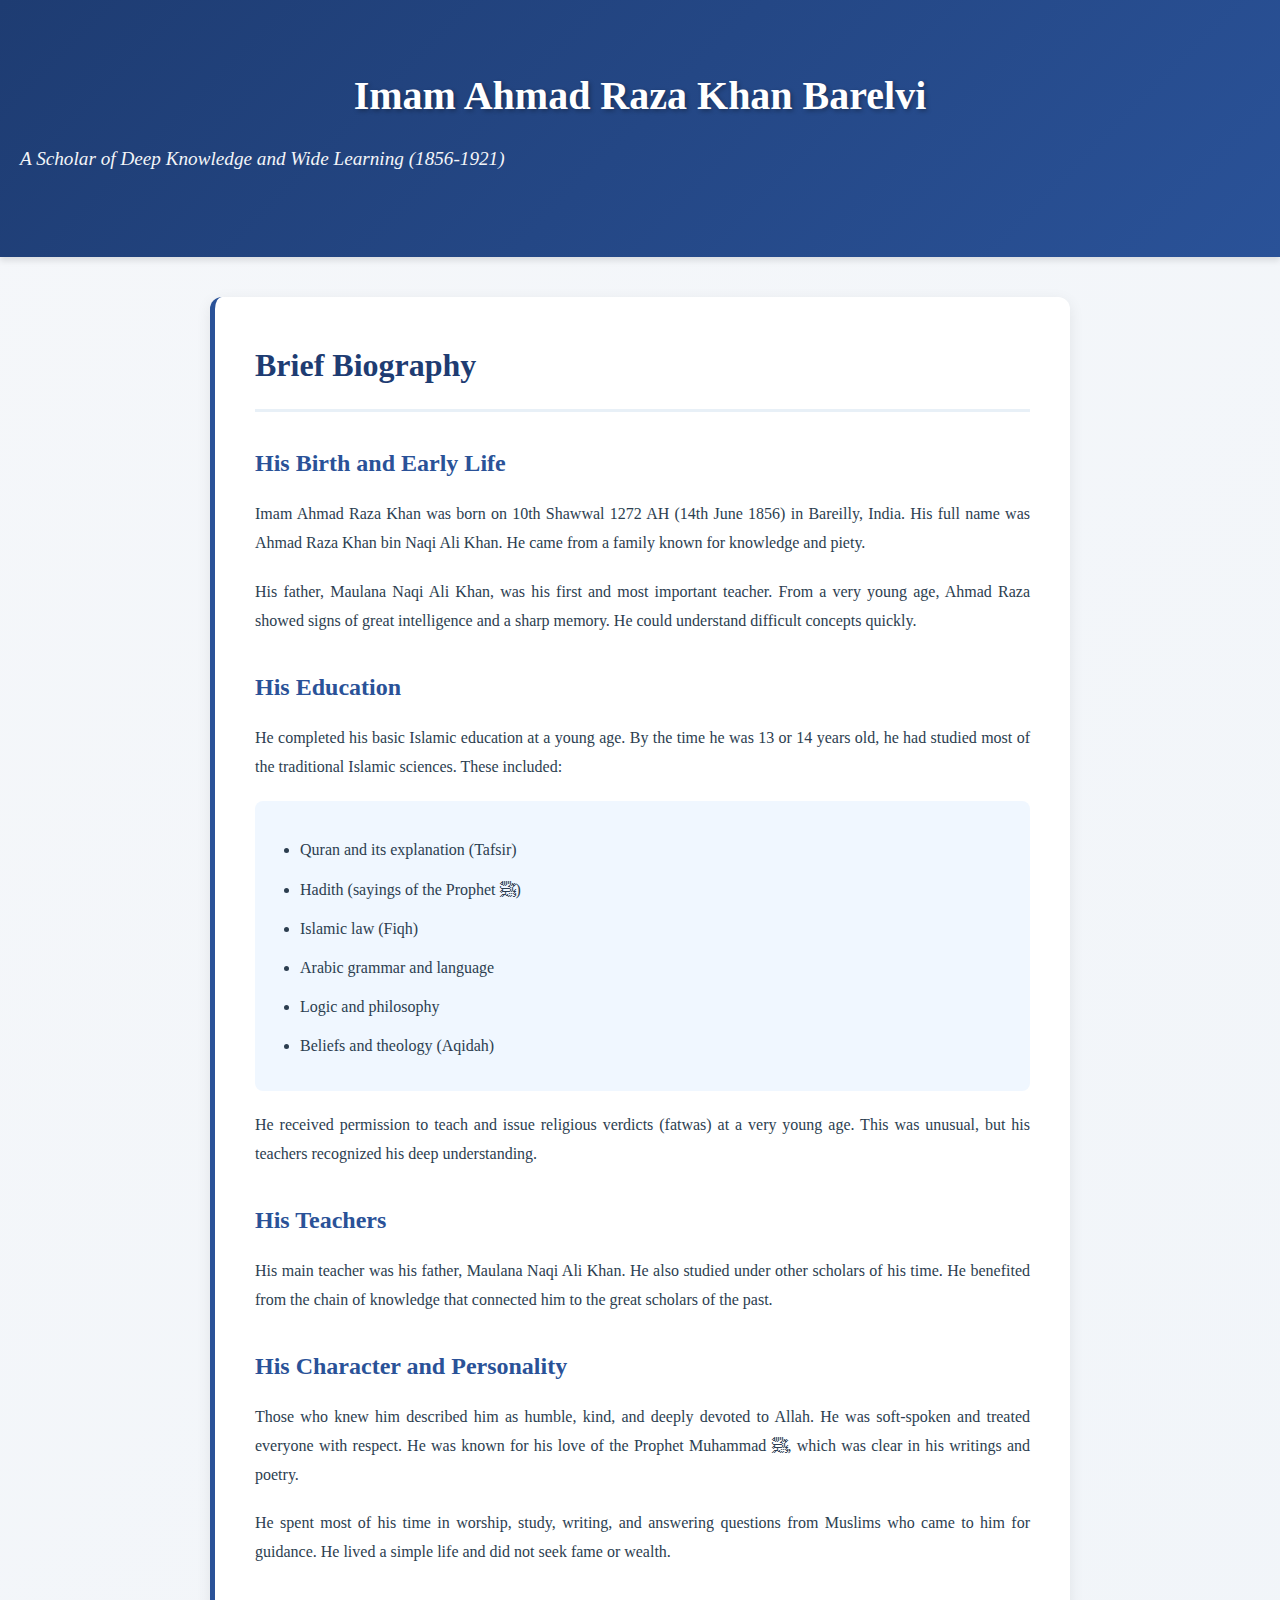
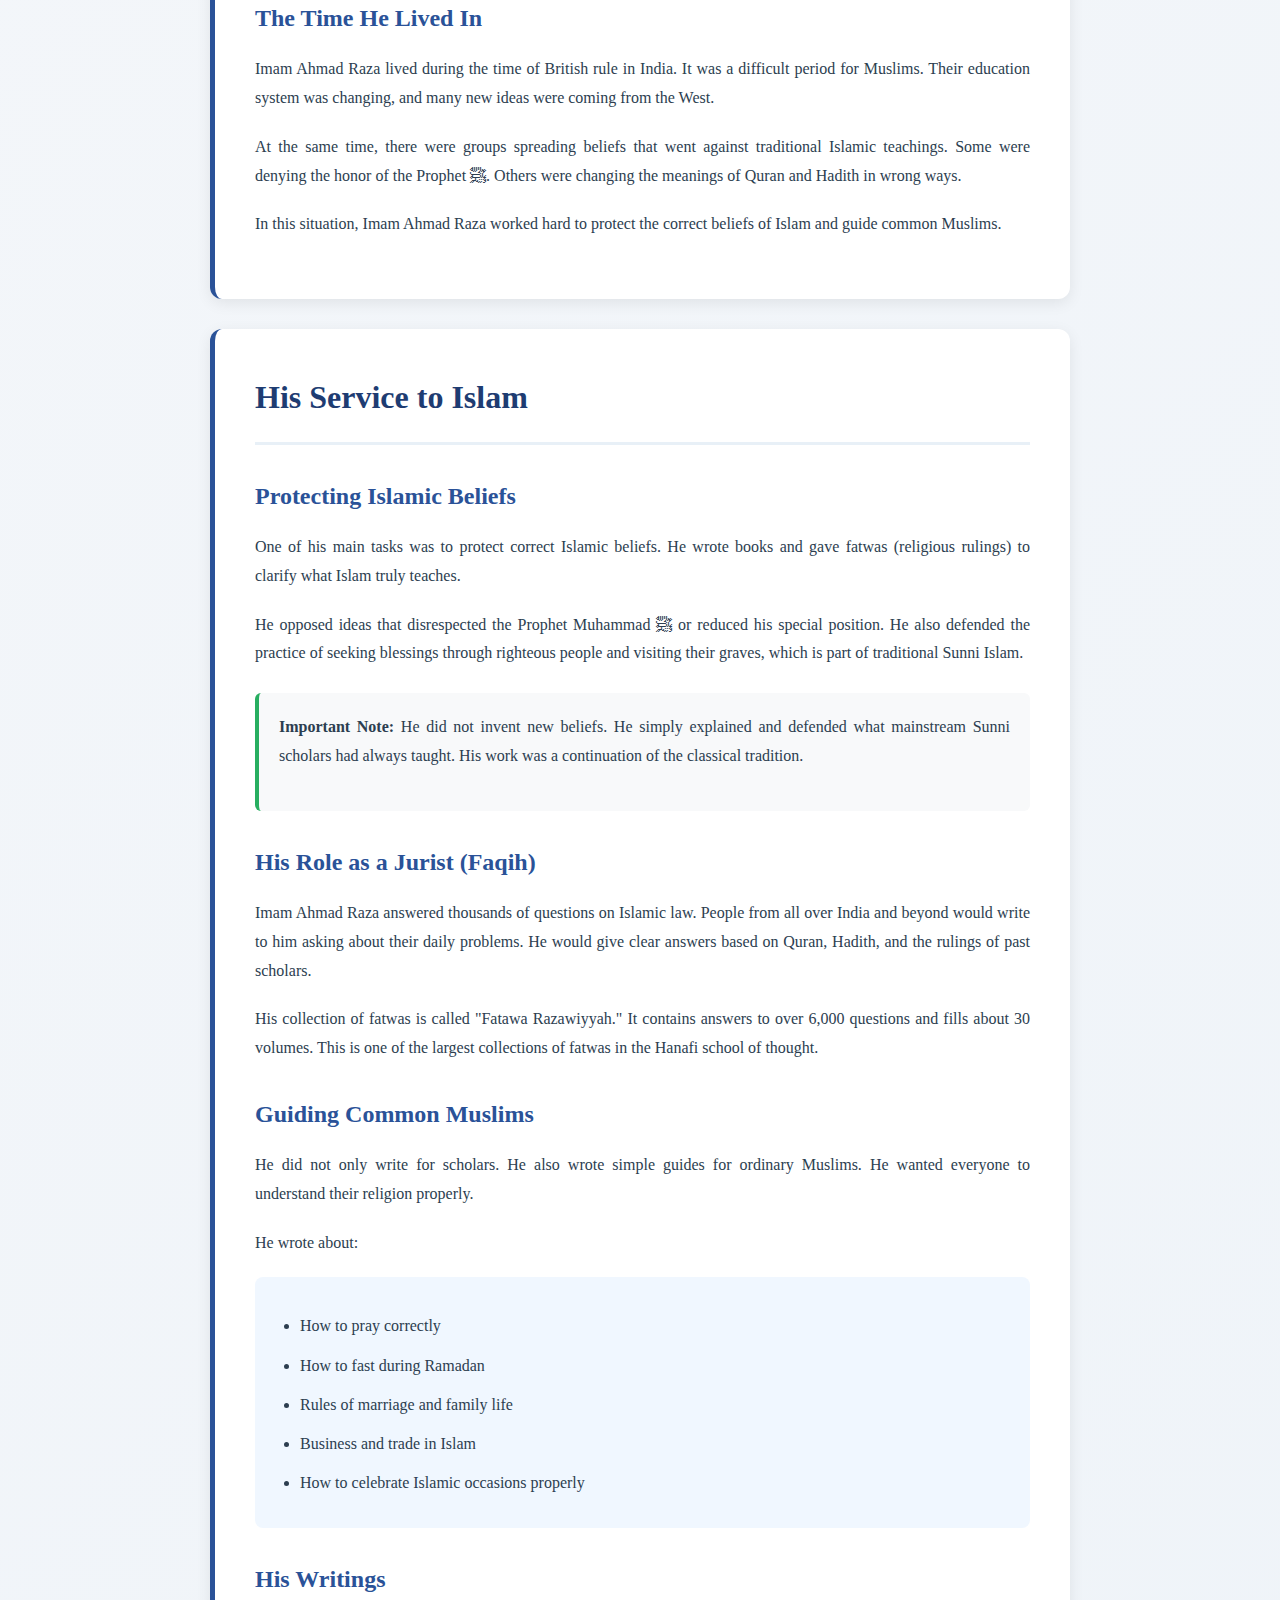
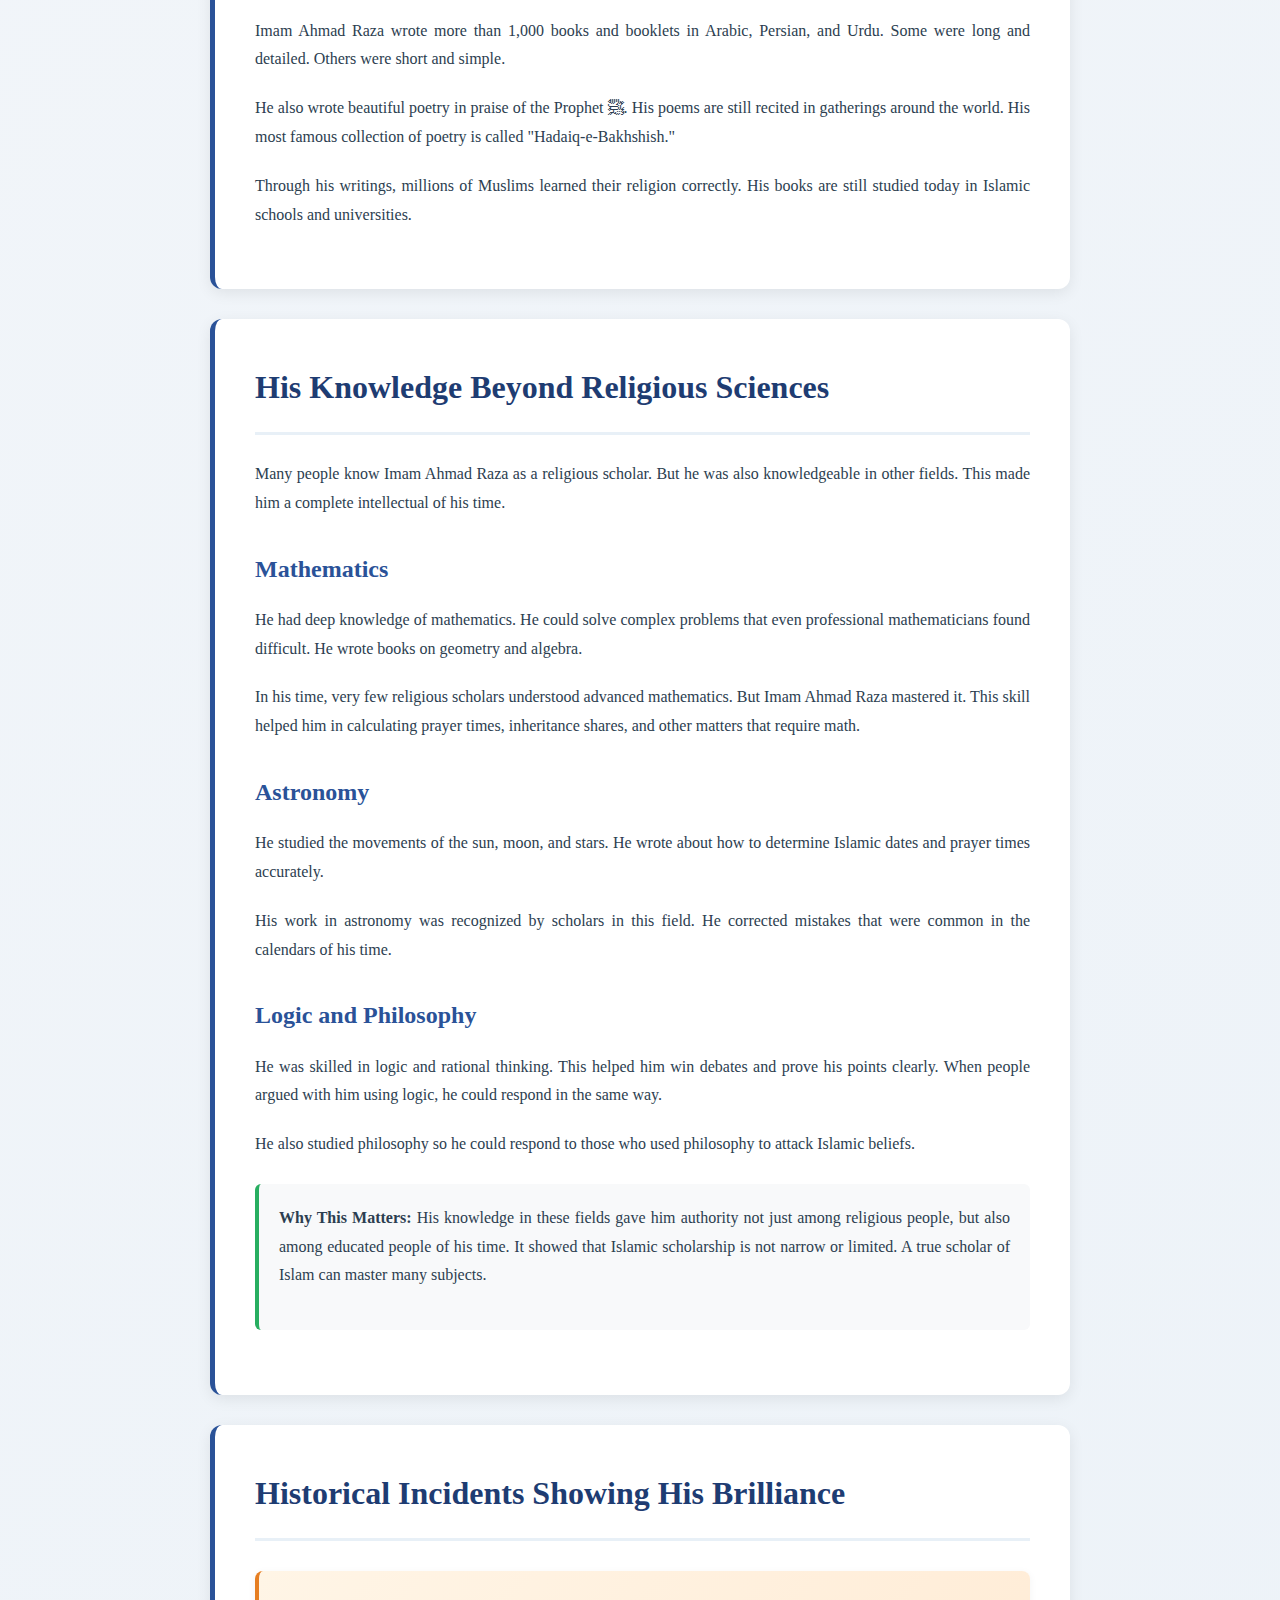
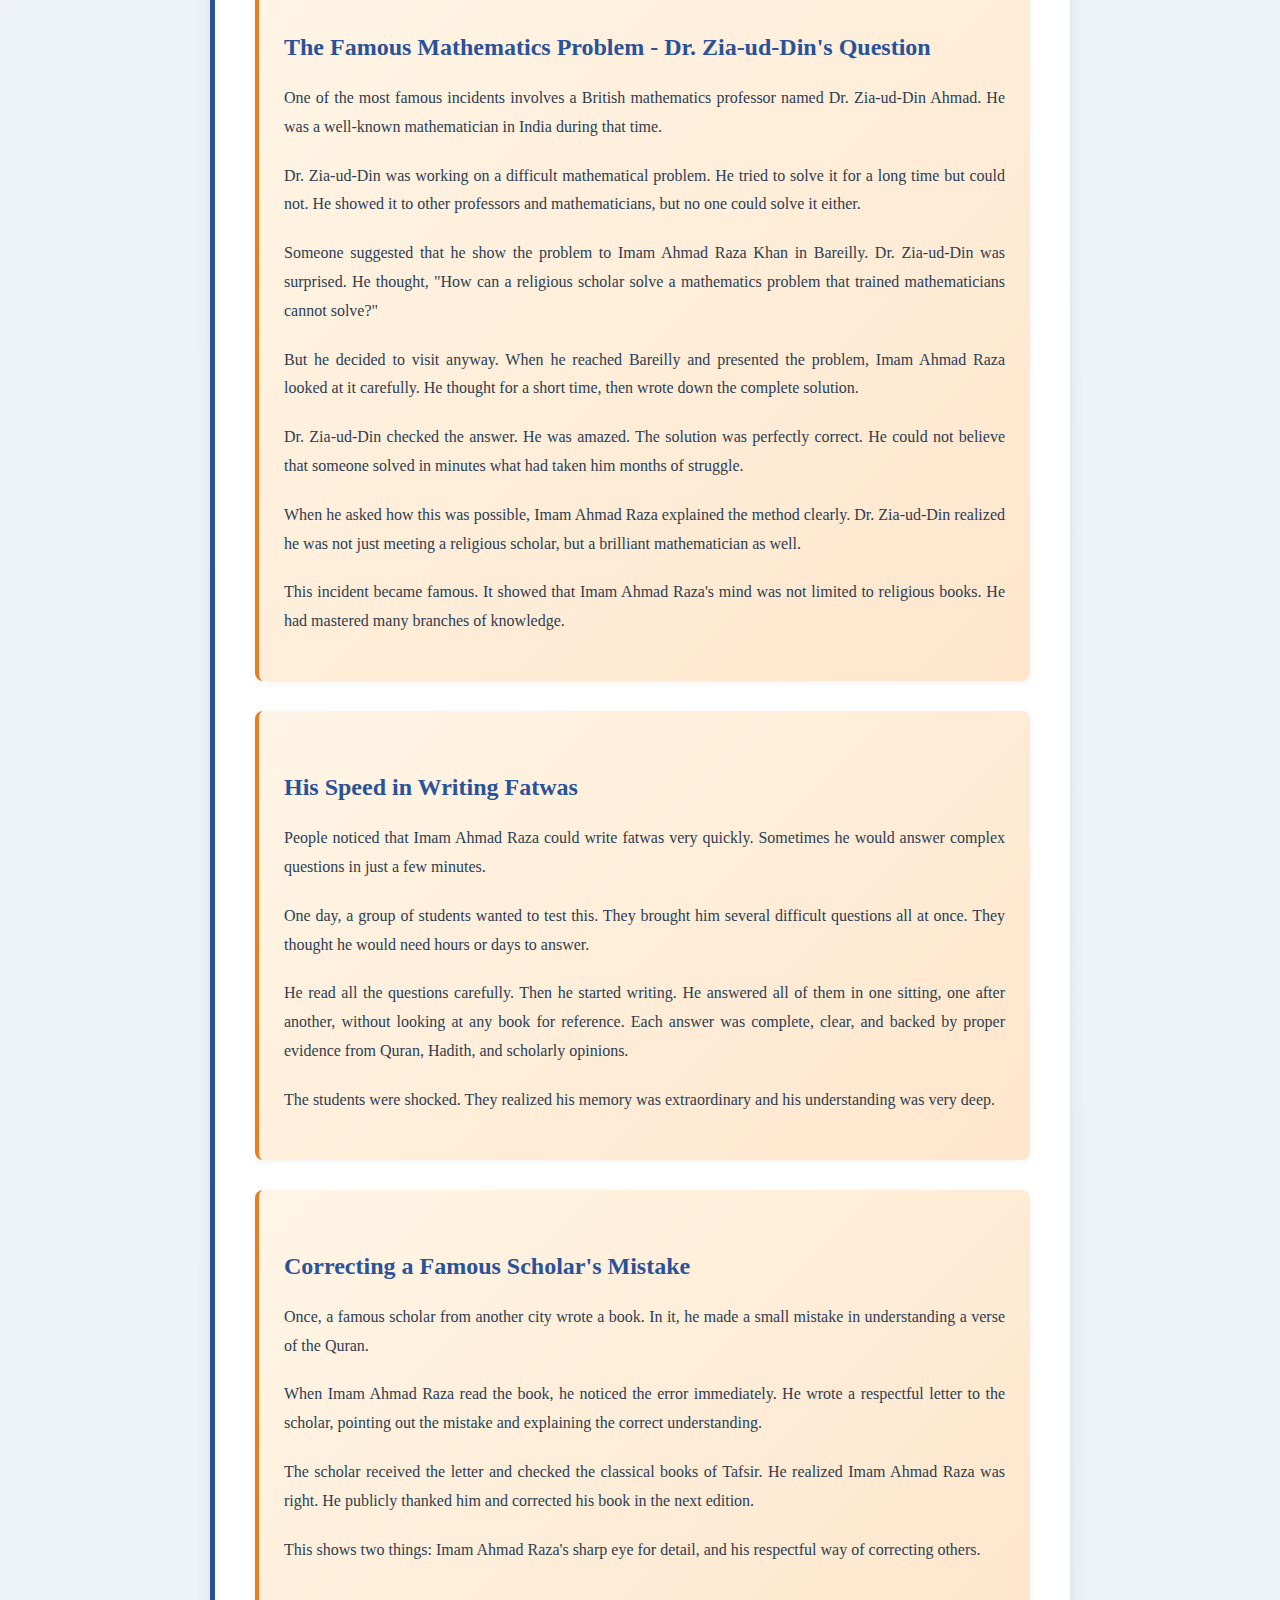
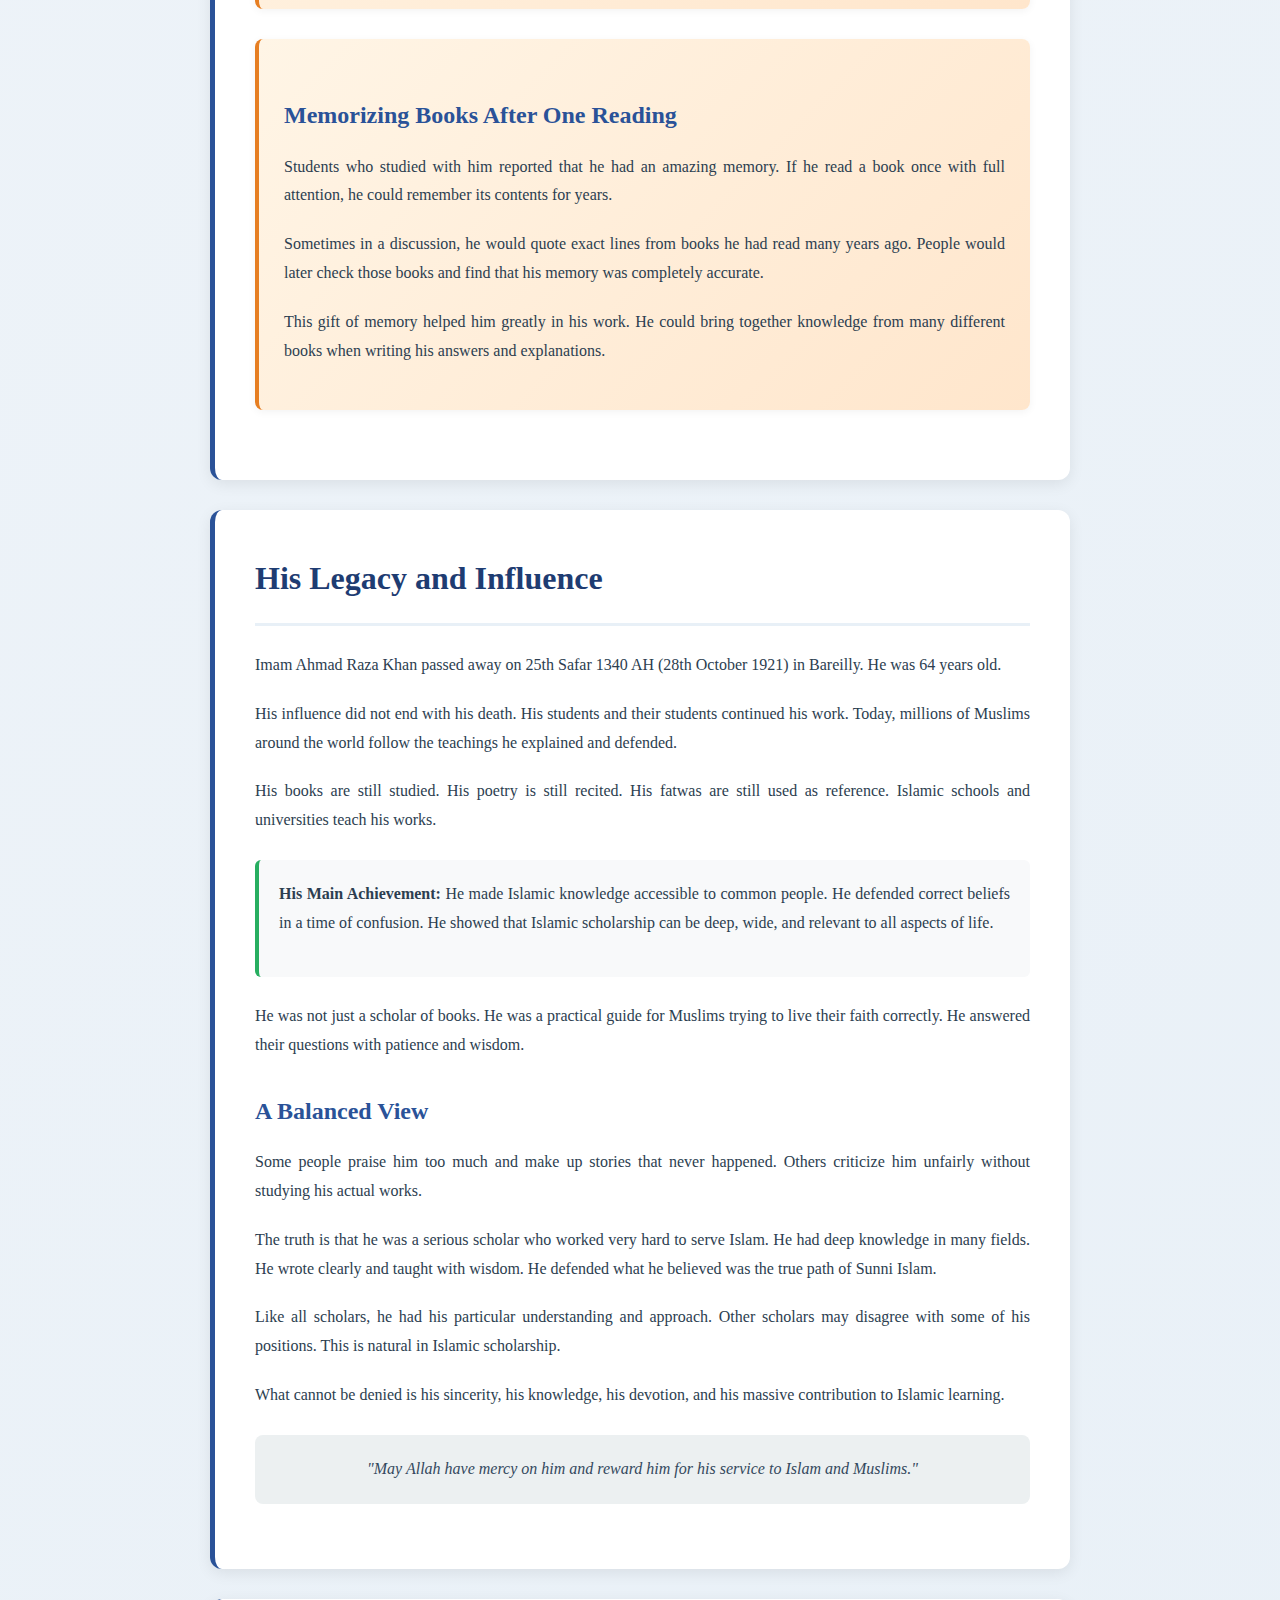
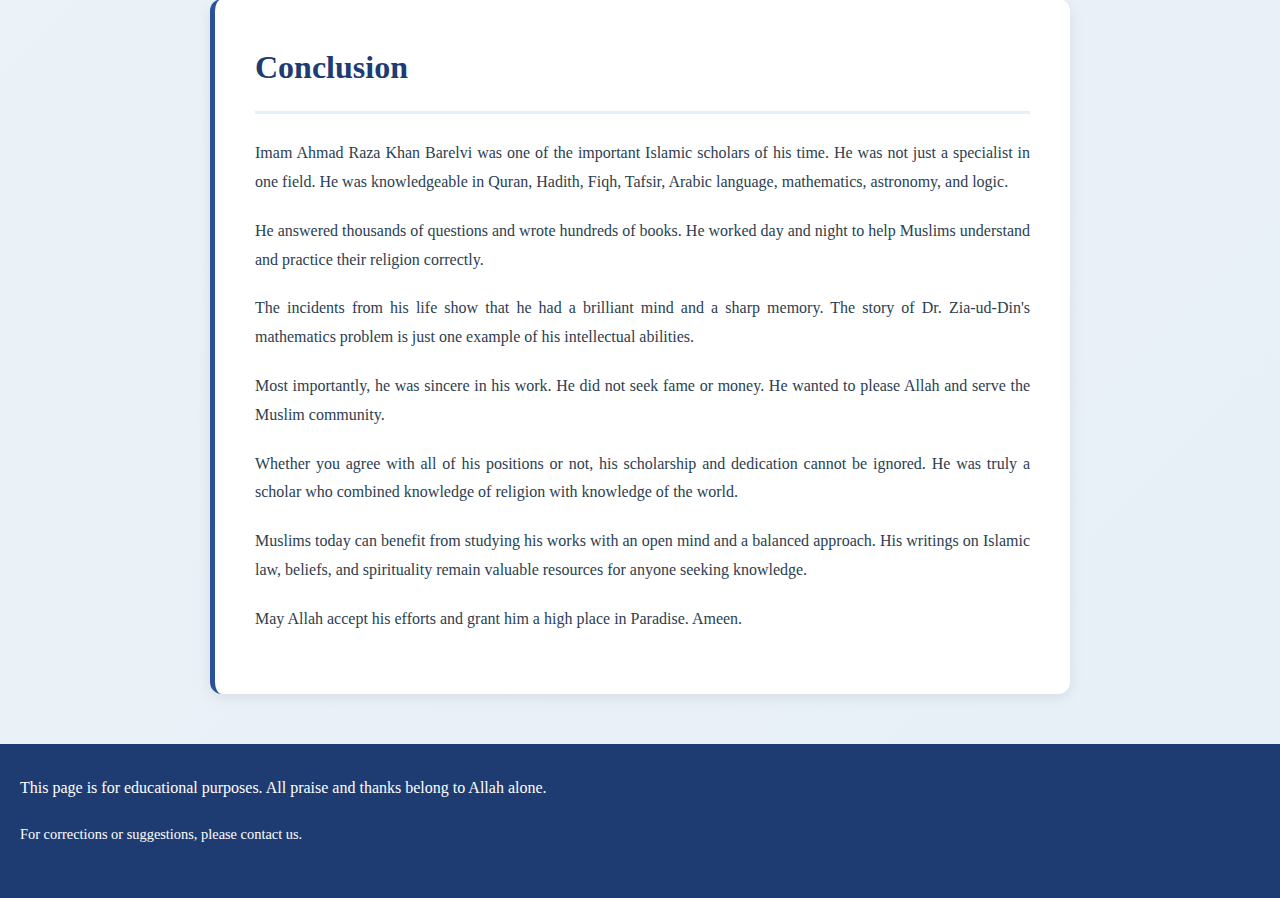
<file: AhmadRazaKhan.html>
<!DOCTYPE html>
<html lang="en">
<head>
    <meta charset="UTF-8">
    <meta name="viewport" content="width=device-width, initial-scale=1.0">
    <title>Imam Ahmad Raza Khan Barelvi - Life and Works</title>
    <style>
        * {
            margin: 0;
            padding: 0;
            box-sizing: border-box;
        }

        body {
            font-family: 'Georgia', 'Times New Roman', serif;
            line-height: 1.8;
            color: #2c3e50;
            background: linear-gradient(135deg, #f5f7fa 0%, #e8f0f7 100%);
        }

        .header {
            background: linear-gradient(135deg, #1e3c72 0%, #2a5298 100%);
            color: white;
            padding: 60px 20px;
            text-align: center;
            box-shadow: 0 4px 6px rgba(0,0,0,0.1);
        }

        .header h1 {
            font-size: 2.5em;
            margin-bottom: 10px;
            text-shadow: 2px 2px 4px rgba(0,0,0,0.3);
        }

        .header p {
            font-size: 1.2em;
            opacity: 0.95;
            font-style: italic;
        }

        .container {
            max-width: 900px;
            margin: 40px auto;
            padding: 0 20px;
        }

        .content-box {
            background: white;
            padding: 40px;
            margin-bottom: 30px;
            border-radius: 12px;
            box-shadow: 0 4px 15px rgba(0,0,0,0.08);
            border-left: 5px solid #2a5298;
        }

        h2 {
            color: #1e3c72;
            font-size: 2em;
            margin-bottom: 25px;
            padding-bottom: 15px;
            border-bottom: 3px solid #e8f0f7;
        }

        h3 {
            color: #2a5298;
            font-size: 1.5em;
            margin-top: 30px;
            margin-bottom: 15px;
        }

        p {
            margin-bottom: 20px;
            text-align: justify;
        }

        .highlight-box {
            background: #f8f9fa;
            border-left: 4px solid #27ae60;
            padding: 20px;
            margin: 25px 0;
            border-radius: 6px;
        }

        .incident-box {
            background: linear-gradient(135deg, #fff5e6 0%, #ffe6cc 100%);
            border-left: 4px solid #e67e22;
            padding: 25px;
            margin: 30px 0;
            border-radius: 8px;
            box-shadow: 0 2px 8px rgba(0,0,0,0.05);
        }

        .list-section {
            background: #f0f7ff;
            padding: 20px;
            border-radius: 8px;
            margin: 20px 0;
        }

        ul {
            margin-left: 25px;
            margin-top: 15px;
        }

        li {
            margin-bottom: 12px;
            line-height: 1.7;
        }

        .quote {
            font-style: italic;
            color: #34495e;
            padding: 20px;
            background: #ecf0f1;
            border-radius: 8px;
            margin: 25px 0;
            text-align: center;
        }

        .footer {
            background: #1e3c72;
            color: white;
            text-align: center;
            padding: 30px 20px;
            margin-top: 50px;
        }

        @media (max-width: 768px) {
            .header h1 {
                font-size: 1.8em;
            }
            
            .content-box {
                padding: 25px;
            }
            
            h2 {
                font-size: 1.6em;
            }
        }
    </style>
</head>
<body>
    <div class="header">
        <h1>Imam Ahmad Raza Khan Barelvi</h1>
        <p>A Scholar of Deep Knowledge and Wide Learning (1856-1921)</p>
    </div>

    <div class="container">
        <div class="content-box">
            <h2>Brief Biography</h2>
            
            <h3>His Birth and Early Life</h3>
            <p>Imam Ahmad Raza Khan was born on 10th Shawwal 1272 AH (14th June 1856) in Bareilly, India. His full name was Ahmad Raza Khan bin Naqi Ali Khan. He came from a family known for knowledge and piety.</p>
            
            <p>His father, Maulana Naqi Ali Khan, was his first and most important teacher. From a very young age, Ahmad Raza showed signs of great intelligence and a sharp memory. He could understand difficult concepts quickly.</p>

            <h3>His Education</h3>
            <p>He completed his basic Islamic education at a young age. By the time he was 13 or 14 years old, he had studied most of the traditional Islamic sciences. These included:</p>
            
            <div class="list-section">
                <ul>
                    <li>Quran and its explanation (Tafsir)</li>
                    <li>Hadith (sayings of the Prophet ﷺ)</li>
                    <li>Islamic law (Fiqh)</li>
                    <li>Arabic grammar and language</li>
                    <li>Logic and philosophy</li>
                    <li>Beliefs and theology (Aqidah)</li>
                </ul>
            </div>

            <p>He received permission to teach and issue religious verdicts (fatwas) at a very young age. This was unusual, but his teachers recognized his deep understanding.</p>

            <h3>His Teachers</h3>
            <p>His main teacher was his father, Maulana Naqi Ali Khan. He also studied under other scholars of his time. He benefited from the chain of knowledge that connected him to the great scholars of the past.</p>

            <h3>His Character and Personality</h3>
            <p>Those who knew him described him as humble, kind, and deeply devoted to Allah. He was soft-spoken and treated everyone with respect. He was known for his love of the Prophet Muhammad ﷺ, which was clear in his writings and poetry.</p>

            <p>He spent most of his time in worship, study, writing, and answering questions from Muslims who came to him for guidance. He lived a simple life and did not seek fame or wealth.</p>

            <h3>The Time He Lived In</h3>
            <p>Imam Ahmad Raza lived during the time of British rule in India. It was a difficult period for Muslims. Their education system was changing, and many new ideas were coming from the West.</p>

            <p>At the same time, there were groups spreading beliefs that went against traditional Islamic teachings. Some were denying the honor of the Prophet ﷺ. Others were changing the meanings of Quran and Hadith in wrong ways.</p>

            <p>In this situation, Imam Ahmad Raza worked hard to protect the correct beliefs of Islam and guide common Muslims.</p>
        </div>

        <div class="content-box">
            <h2>His Service to Islam</h2>

            <h3>Protecting Islamic Beliefs</h3>
            <p>One of his main tasks was to protect correct Islamic beliefs. He wrote books and gave fatwas (religious rulings) to clarify what Islam truly teaches.</p>

            <p>He opposed ideas that disrespected the Prophet Muhammad ﷺ or reduced his special position. He also defended the practice of seeking blessings through righteous people and visiting their graves, which is part of traditional Sunni Islam.</p>

            <div class="highlight-box">
                <p><strong>Important Note:</strong> He did not invent new beliefs. He simply explained and defended what mainstream Sunni scholars had always taught. His work was a continuation of the classical tradition.</p>
            </div>

            <h3>His Role as a Jurist (Faqih)</h3>
            <p>Imam Ahmad Raza answered thousands of questions on Islamic law. People from all over India and beyond would write to him asking about their daily problems. He would give clear answers based on Quran, Hadith, and the rulings of past scholars.</p>

            <p>His collection of fatwas is called "Fatawa Razawiyyah." It contains answers to over 6,000 questions and fills about 30 volumes. This is one of the largest collections of fatwas in the Hanafi school of thought.</p>

            <h3>Guiding Common Muslims</h3>
            <p>He did not only write for scholars. He also wrote simple guides for ordinary Muslims. He wanted everyone to understand their religion properly.</p>

            <p>He wrote about:</p>
            <div class="list-section">
                <ul>
                    <li>How to pray correctly</li>
                    <li>How to fast during Ramadan</li>
                    <li>Rules of marriage and family life</li>
                    <li>Business and trade in Islam</li>
                    <li>How to celebrate Islamic occasions properly</li>
                </ul>
            </div>

            <h3>His Writings</h3>
            <p>Imam Ahmad Raza wrote more than 1,000 books and booklets in Arabic, Persian, and Urdu. Some were long and detailed. Others were short and simple.</p>

            <p>He also wrote beautiful poetry in praise of the Prophet ﷺ. His poems are still recited in gatherings around the world. His most famous collection of poetry is called "Hadaiq-e-Bakhshish."</p>

            <p>Through his writings, millions of Muslims learned their religion correctly. His books are still studied today in Islamic schools and universities.</p>
        </div>

        <div class="content-box">
            <h2>His Knowledge Beyond Religious Sciences</h2>

            <p>Many people know Imam Ahmad Raza as a religious scholar. But he was also knowledgeable in other fields. This made him a complete intellectual of his time.</p>

            <h3>Mathematics</h3>
            <p>He had deep knowledge of mathematics. He could solve complex problems that even professional mathematicians found difficult. He wrote books on geometry and algebra.</p>

            <p>In his time, very few religious scholars understood advanced mathematics. But Imam Ahmad Raza mastered it. This skill helped him in calculating prayer times, inheritance shares, and other matters that require math.</p>

            <h3>Astronomy</h3>
            <p>He studied the movements of the sun, moon, and stars. He wrote about how to determine Islamic dates and prayer times accurately.</p>

            <p>His work in astronomy was recognized by scholars in this field. He corrected mistakes that were common in the calendars of his time.</p>

            <h3>Logic and Philosophy</h3>
            <p>He was skilled in logic and rational thinking. This helped him win debates and prove his points clearly. When people argued with him using logic, he could respond in the same way.</p>

            <p>He also studied philosophy so he could respond to those who used philosophy to attack Islamic beliefs.</p>

            <div class="highlight-box">
                <p><strong>Why This Matters:</strong> His knowledge in these fields gave him authority not just among religious people, but also among educated people of his time. It showed that Islamic scholarship is not narrow or limited. A true scholar of Islam can master many subjects.</p>
            </div>
        </div>

        <div class="content-box">
            <h2>Historical Incidents Showing His Brilliance</h2>

            <div class="incident-box">
                <h3>The Famous Mathematics Problem - Dr. Zia-ud-Din's Question</h3>
                
                <p>One of the most famous incidents involves a British mathematics professor named Dr. Zia-ud-Din Ahmad. He was a well-known mathematician in India during that time.</p>

                <p>Dr. Zia-ud-Din was working on a difficult mathematical problem. He tried to solve it for a long time but could not. He showed it to other professors and mathematicians, but no one could solve it either.</p>

                <p>Someone suggested that he show the problem to Imam Ahmad Raza Khan in Bareilly. Dr. Zia-ud-Din was surprised. He thought, "How can a religious scholar solve a mathematics problem that trained mathematicians cannot solve?"</p>

                <p>But he decided to visit anyway. When he reached Bareilly and presented the problem, Imam Ahmad Raza looked at it carefully. He thought for a short time, then wrote down the complete solution.</p>

                <p>Dr. Zia-ud-Din checked the answer. He was amazed. The solution was perfectly correct. He could not believe that someone solved in minutes what had taken him months of struggle.</p>

                <p>When he asked how this was possible, Imam Ahmad Raza explained the method clearly. Dr. Zia-ud-Din realized he was not just meeting a religious scholar, but a brilliant mathematician as well.</p>

                <p>This incident became famous. It showed that Imam Ahmad Raza's mind was not limited to religious books. He had mastered many branches of knowledge.</p>
            </div>

            <div class="incident-box">
                <h3>His Speed in Writing Fatwas</h3>
                
                <p>People noticed that Imam Ahmad Raza could write fatwas very quickly. Sometimes he would answer complex questions in just a few minutes.</p>

                <p>One day, a group of students wanted to test this. They brought him several difficult questions all at once. They thought he would need hours or days to answer.</p>

                <p>He read all the questions carefully. Then he started writing. He answered all of them in one sitting, one after another, without looking at any book for reference. Each answer was complete, clear, and backed by proper evidence from Quran, Hadith, and scholarly opinions.</p>

                <p>The students were shocked. They realized his memory was extraordinary and his understanding was very deep.</p>
            </div>

            <div class="incident-box">
                <h3>Correcting a Famous Scholar's Mistake</h3>
                
                <p>Once, a famous scholar from another city wrote a book. In it, he made a small mistake in understanding a verse of the Quran.</p>

                <p>When Imam Ahmad Raza read the book, he noticed the error immediately. He wrote a respectful letter to the scholar, pointing out the mistake and explaining the correct understanding.</p>

                <p>The scholar received the letter and checked the classical books of Tafsir. He realized Imam Ahmad Raza was right. He publicly thanked him and corrected his book in the next edition.</p>

                <p>This shows two things: Imam Ahmad Raza's sharp eye for detail, and his respectful way of correcting others.</p>
            </div>

            <div class="incident-box">
                <h3>Memorizing Books After One Reading</h3>
                
                <p>Students who studied with him reported that he had an amazing memory. If he read a book once with full attention, he could remember its contents for years.</p>

                <p>Sometimes in a discussion, he would quote exact lines from books he had read many years ago. People would later check those books and find that his memory was completely accurate.</p>

                <p>This gift of memory helped him greatly in his work. He could bring together knowledge from many different books when writing his answers and explanations.</p>
            </div>
        </div>

        <div class="content-box">
            <h2>His Legacy and Influence</h2>

            <p>Imam Ahmad Raza Khan passed away on 25th Safar 1340 AH (28th October 1921) in Bareilly. He was 64 years old.</p>

            <p>His influence did not end with his death. His students and their students continued his work. Today, millions of Muslims around the world follow the teachings he explained and defended.</p>

            <p>His books are still studied. His poetry is still recited. His fatwas are still used as reference. Islamic schools and universities teach his works.</p>

            <div class="highlight-box">
                <p><strong>His Main Achievement:</strong> He made Islamic knowledge accessible to common people. He defended correct beliefs in a time of confusion. He showed that Islamic scholarship can be deep, wide, and relevant to all aspects of life.</p>
            </div>

            <p>He was not just a scholar of books. He was a practical guide for Muslims trying to live their faith correctly. He answered their questions with patience and wisdom.</p>

            <h3>A Balanced View</h3>
            <p>Some people praise him too much and make up stories that never happened. Others criticize him unfairly without studying his actual works.</p>

            <p>The truth is that he was a serious scholar who worked very hard to serve Islam. He had deep knowledge in many fields. He wrote clearly and taught with wisdom. He defended what he believed was the true path of Sunni Islam.</p>

            <p>Like all scholars, he had his particular understanding and approach. Other scholars may disagree with some of his positions. This is natural in Islamic scholarship.</p>

            <p>What cannot be denied is his sincerity, his knowledge, his devotion, and his massive contribution to Islamic learning.</p>

            <div class="quote">
                "May Allah have mercy on him and reward him for his service to Islam and Muslims."
            </div>
        </div>

        <div class="content-box">
            <h2>Conclusion</h2>

            <p>Imam Ahmad Raza Khan Barelvi was one of the important Islamic scholars of his time. He was not just a specialist in one field. He was knowledgeable in Quran, Hadith, Fiqh, Tafsir, Arabic language, mathematics, astronomy, and logic.</p>

            <p>He answered thousands of questions and wrote hundreds of books. He worked day and night to help Muslims understand and practice their religion correctly.</p>

            <p>The incidents from his life show that he had a brilliant mind and a sharp memory. The story of Dr. Zia-ud-Din's mathematics problem is just one example of his intellectual abilities.</p>

            <p>Most importantly, he was sincere in his work. He did not seek fame or money. He wanted to please Allah and serve the Muslim community.</p>

            <p>Whether you agree with all of his positions or not, his scholarship and dedication cannot be ignored. He was truly a scholar who combined knowledge of religion with knowledge of the world.</p>

            <p>Muslims today can benefit from studying his works with an open mind and a balanced approach. His writings on Islamic law, beliefs, and spirituality remain valuable resources for anyone seeking knowledge.</p>

            <p>May Allah accept his efforts and grant him a high place in Paradise. Ameen.</p>
        </div>
    </div>

    <div class="footer">
        <p>This page is for educational purposes. All praise and thanks belong to Allah alone.</p>
        <p style="margin-top: 10px; font-size: 0.9em;">For corrections or suggestions, please contact us.</p>
    </div>
</body>
</html>
</file>
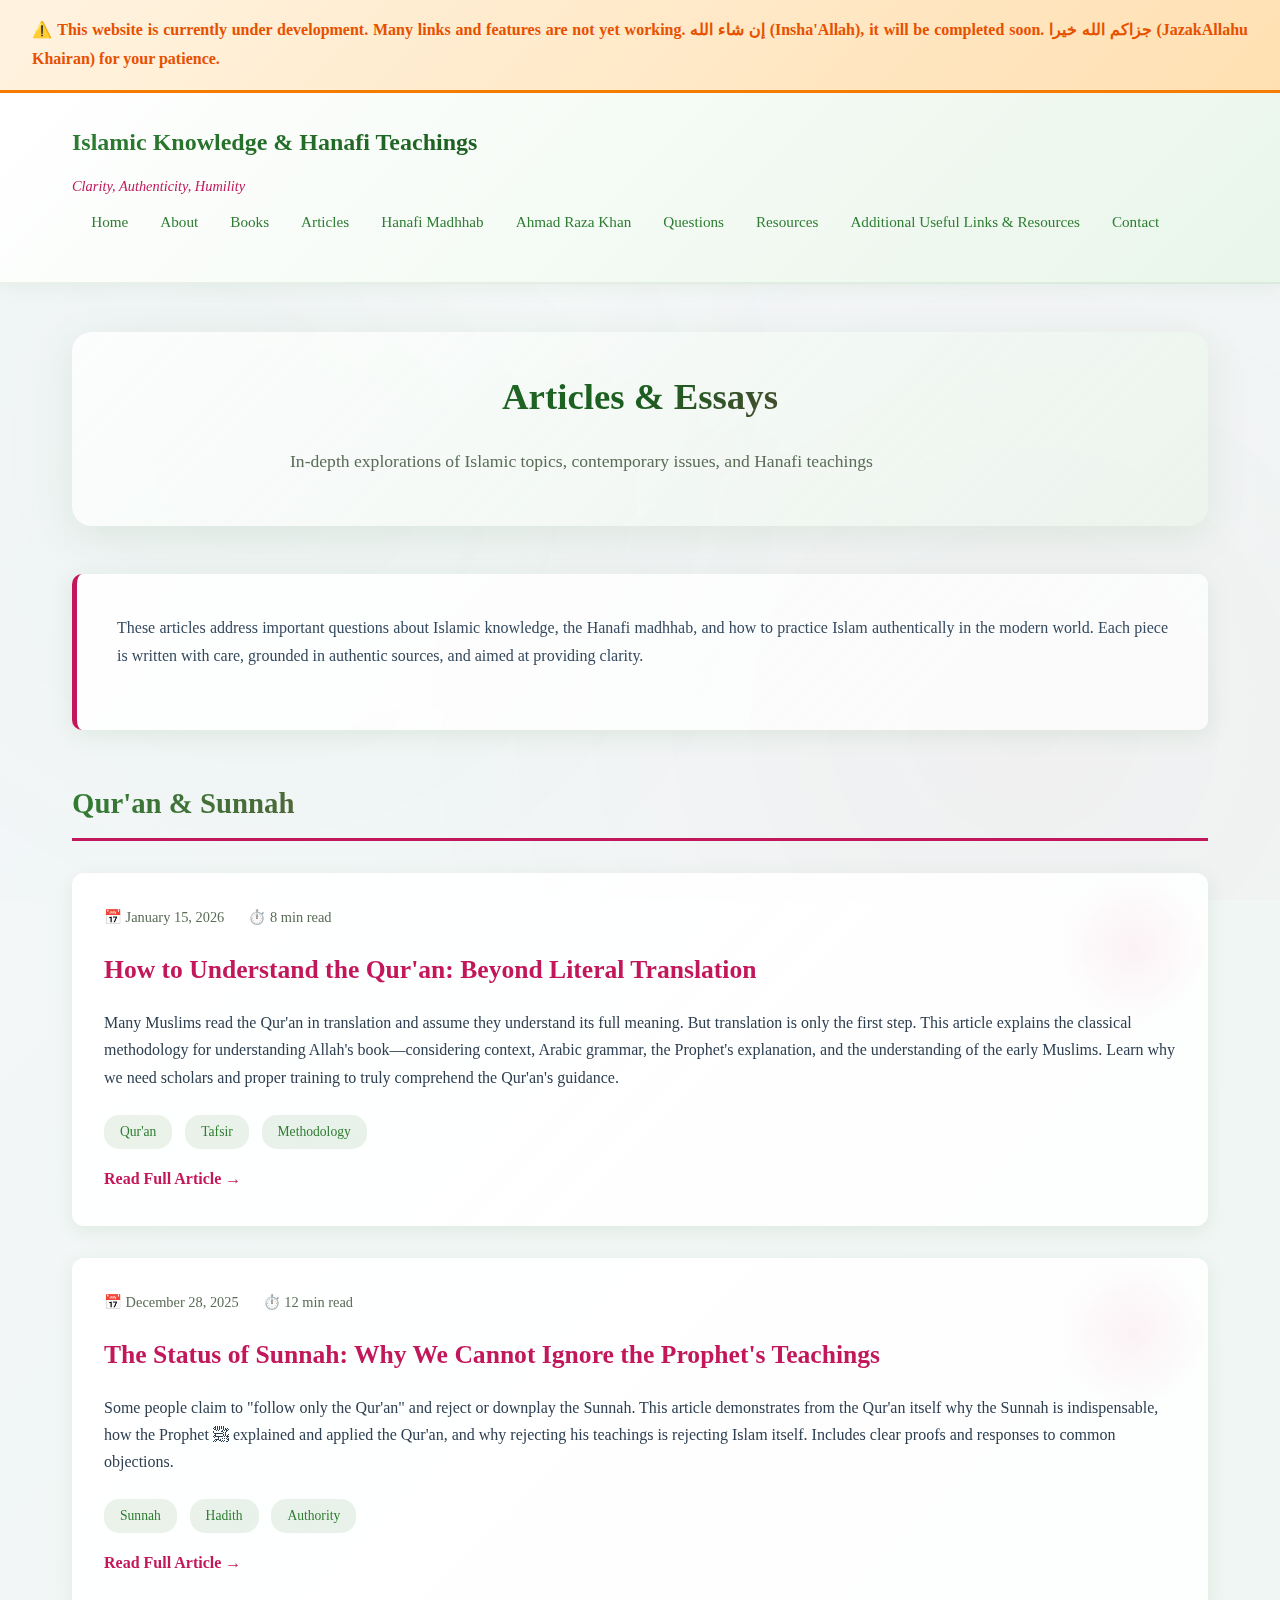
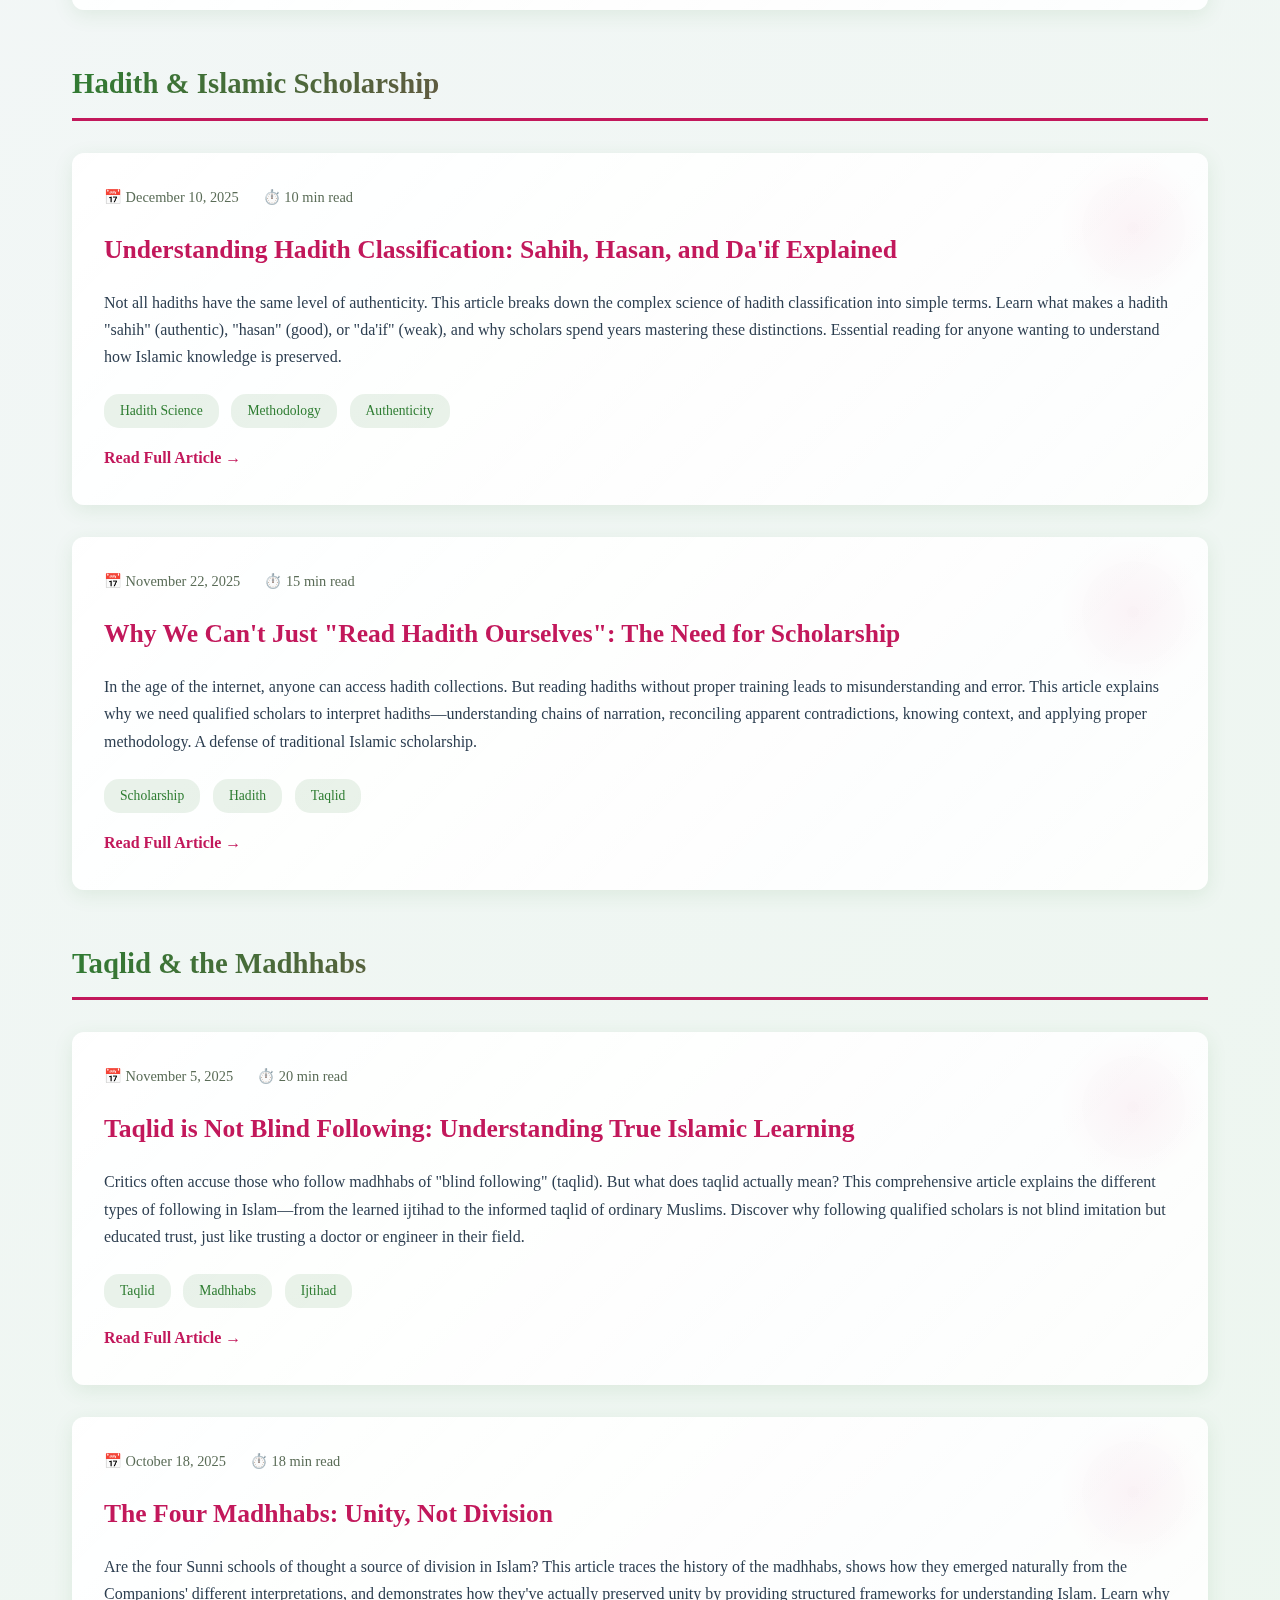
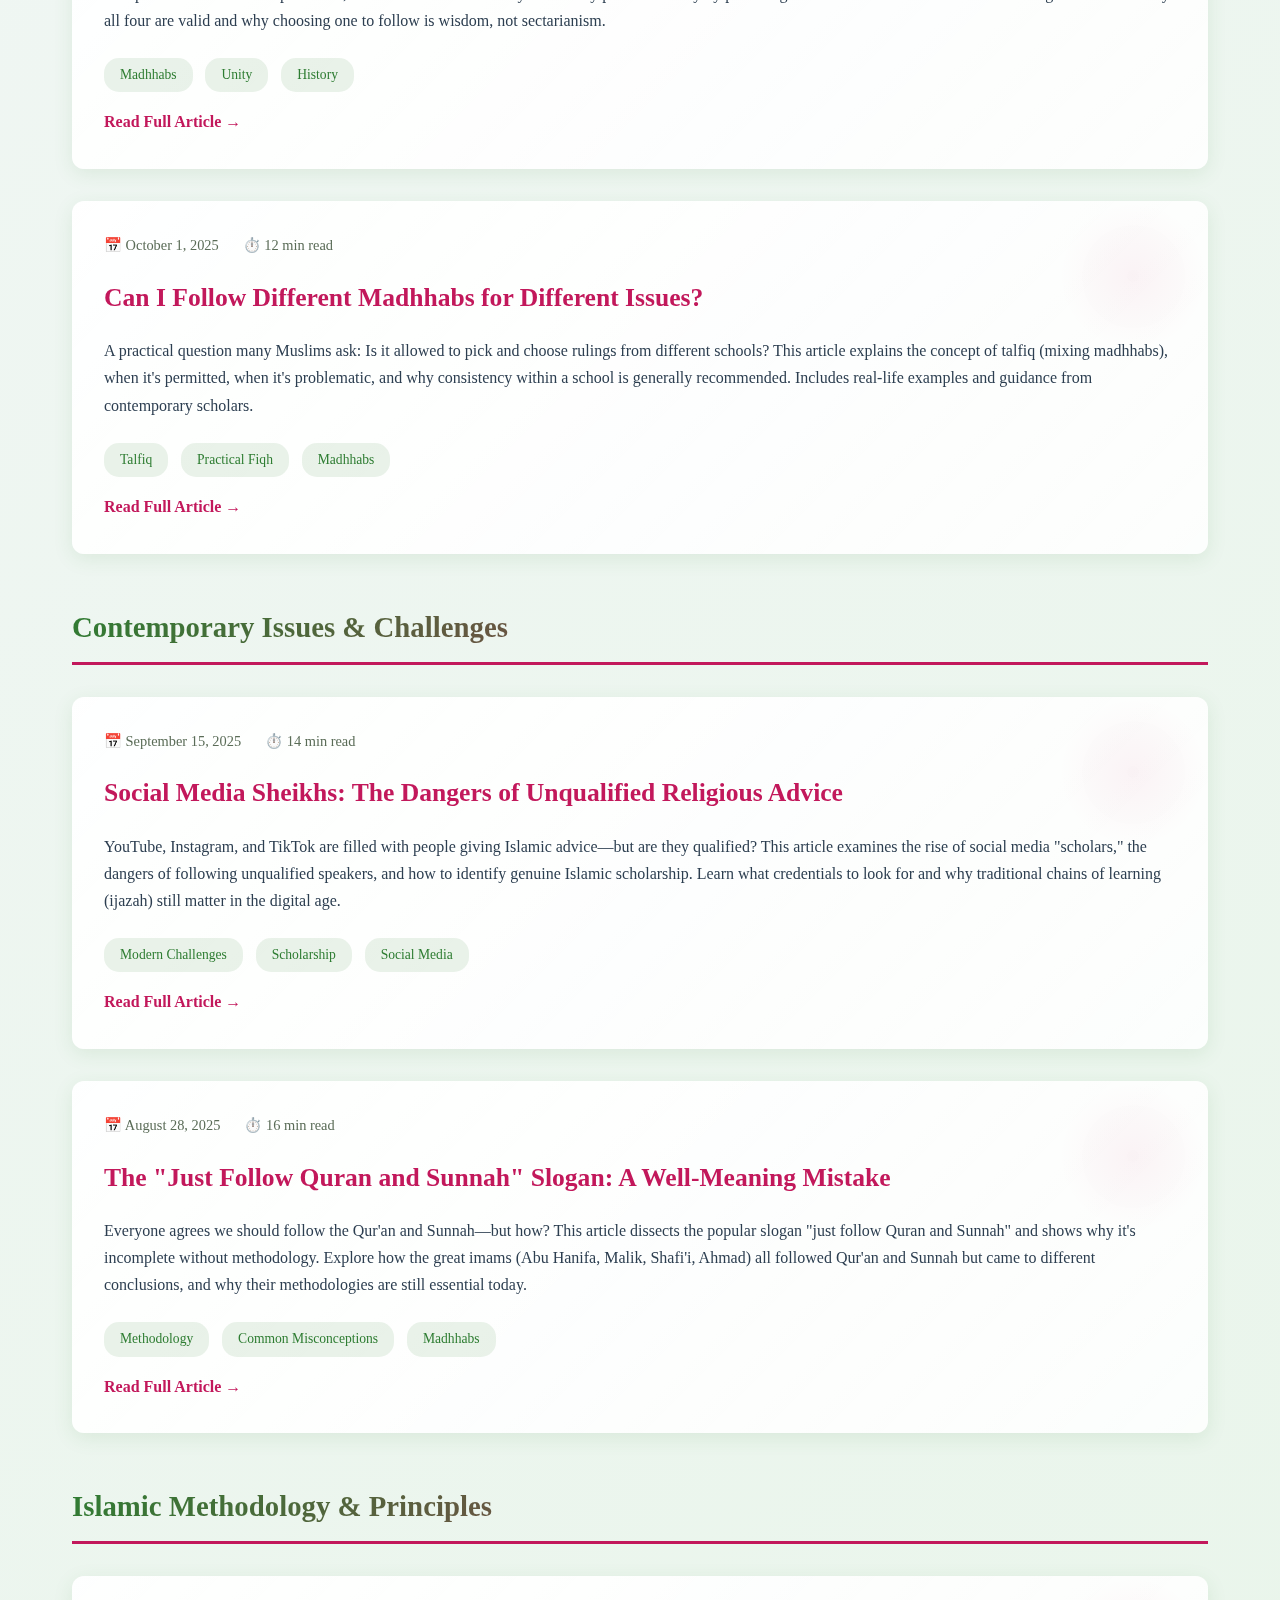
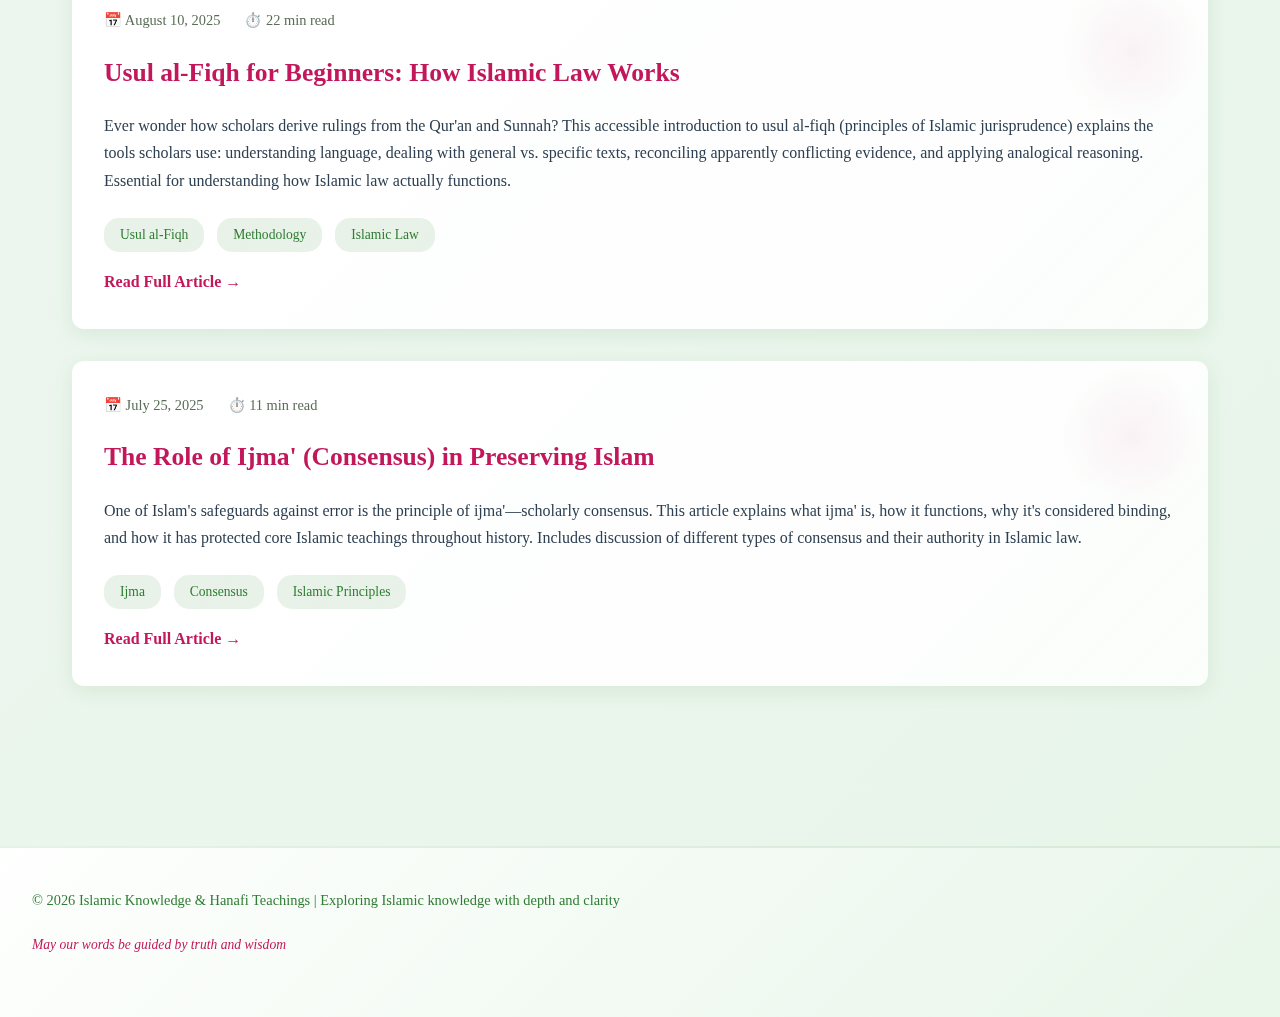
<file: articles.html>
<!DOCTYPE html>
<html lang="en">
<head>
    <meta charset="UTF-8">
    <meta name="viewport" content="width=device-width, initial-scale=1.0">
    <title>Articles & Essays - Islamic Knowledge & Hanafi Teachings</title>
   
    <link rel="stylesheet" href="style.css">
</head>
<body>

    <!-- UNDER DEVELOPMENT NOTICE - Add this right after opening <body> tag -->
<div style="background: linear-gradient(135deg, #fff3e0 0%, #ffe0b2 100%); border-bottom: 3px solid #f57c00; padding: 1rem 2rem; text-align: center; position: relative; z-index: 200;">
    <p style="margin: 0; color: #e65100; font-size: 1rem; font-weight: 600;">
        ⚠️ This website is currently under development. Many links and features are not yet working. إن شاء الله (Insha'Allah), it will be completed soon. جزاكم الله خيرا (JazakAllahu Khairan) for your patience.
    </p>
</div>

    <div class="noor-container" id="noorContainer"></div>

    <header>
        <nav>
            <div class="logo-section">
                <a href="index.html" class="site-title">Islamic Knowledge & Hanafi Teachings</a>
                <div class="site-subtitle">Clarity, Authenticity, Humility</div>
            </div>
            <ul>
                <li><a href="index.html">Home</a></li>
                <li><a href="about.html">About</a></li>
                <li><a href="books.html">Books</a></li>
                <li><a href="articles.html">Articles</a></li>
                <li><a href="hanafi.html">Hanafi Madhhab</a></li>
                <li><a href="ahmadrazakhan.html">Ahmad Raza Khan</a></li>
                <li><a href="questions.html">Questions</a></li>
                <li><a href="resources.html">Resources</a></li>
                <li><a href="additionalResources.html">Additional Useful Links & Resources</a></li>
                <li><a href="contact.html">Contact</a></li>
                
            </ul>
        </nav>
    </header>

    <div class="container">
        <div class="page-header">
            <h1>Articles & Essays</h1>
            <p>In-depth explorations of Islamic topics, contemporary issues, and Hanafi teachings</p>
        </div>

        

        <div class="intro-text">
            <p>These articles address important questions about Islamic knowledge, the Hanafi madhhab, and how to practice Islam authentically in the modern world. Each piece is written with care, grounded in authentic sources, and aimed at providing clarity.</p>
        </div>

        <!-- CATEGORY 1: Qur'an & Sunnah -->
        <div class="category-section">
            <h2 class="category-title">Qur'an & Sunnah</h2>

            <!-- ARTICLE 1 - EXAMPLE -->
            <a href="https://medium.com/@mohammadkamraan196/how-to-understand-the-quran-beyond-literal-translation-0b135b7ea38e" class="article-card" target="_blank" rel="noopener noreferrer">
                <div class="article-meta">
                    <span>📅 January 15, 2026</span>
                    <span>⏱️ 8 min read</span>
                </div>
                <div class="article-title">How to Understand the Qur'an: Beyond Literal Translation</div>
                <div class="article-excerpt">
                    Many Muslims read the Qur'an in translation and assume they understand its full meaning. But translation is only the first step. This article explains the classical methodology for understanding Allah's book—considering context, Arabic grammar, the Prophet's explanation, and the understanding of the early Muslims. Learn why we need scholars and proper training to truly comprehend the Qur'an's guidance.
                </div>
                <div class="article-tags">
                    <span class="tag">Qur'an</span>
                    <span class="tag">Tafsir</span>
                    <span class="tag">Methodology</span>
                </div>
                <span class="read-more">Read Full Article</span>
            </a>

            <!-- ARTICLE 2 - EXAMPLE -->
            <a href="https://medium.com/@mohammadkamraan196/the-status-of-sunnah-why-we-cannot-ignore-the-prophets-%EF%B7%BA-teachings-0834fad76706" target="_blank" rel="noopener noreferrer" class="article-card">
                <div class="article-meta">
                    <span>📅 December 28, 2025</span>
                    <span>⏱️ 12 min read</span>
                </div>
                <div class="article-title">The Status of Sunnah: Why We Cannot Ignore the Prophet's Teachings</div>
                <div class="article-excerpt">
                    Some people claim to "follow only the Qur'an" and reject or downplay the Sunnah. This article demonstrates from the Qur'an itself why the Sunnah is indispensable, how the Prophet ﷺ explained and applied the Qur'an, and why rejecting his teachings is rejecting Islam itself. Includes clear proofs and responses to common objections.
                </div>
                <div class="article-tags">
                    <span class="tag">Sunnah</span>
                    <span class="tag">Hadith</span>
                    <span class="tag">Authority</span>
                </div>
                <span class="read-more">Read Full Article</span>
            </a>
        </div>

        <!-- CATEGORY 2: Hadith & Authority -->
        <div class="category-section">
            <h2 class="category-title">Hadith & Islamic Scholarship</h2>

            <a href="https://medium.com/@mohammadkamraan196/understanding-hadith-classification-sahih-hasan-and-daif-explained-7c8c0f0c8e2d" class="article-card" target="_blank" rel="noopener noreferrer">
                <div class="article-meta">
                    <span>📅 December 10, 2025</span>
                    <span>⏱️ 10 min read</span>
                </div>
                <div class="article-title">Understanding Hadith Classification: Sahih, Hasan, and Da'if Explained</div>
                <div class="article-excerpt">
                    Not all hadiths have the same level of authenticity. This article breaks down the complex science of hadith classification into simple terms. Learn what makes a hadith "sahih" (authentic), "hasan" (good), or "da'if" (weak), and why scholars spend years mastering these distinctions. Essential reading for anyone wanting to understand how Islamic knowledge is preserved.
                </div>
                <div class="article-tags">
                    <span class="tag">Hadith Science</span>
                    <span class="tag">Methodology</span>
                    <span class="tag">Authenticity</span>
                </div>
                <span class="read-more">Read Full Article</span>
            </a>

            <a href="https://medium.com/@mohammadkamraan196/why-we-cant-just-read-hadith-ourselves-the-need-for-scholarship-72ea6043adaf" class="article-card" target="_blank" rel="noopener noreferrer">
                <div class="article-meta">
                    <span>📅 November 22, 2025</span>
                    <span>⏱️ 15 min read</span>
                </div>
                <div class="article-title">Why We Can't Just "Read Hadith Ourselves": The Need for Scholarship</div>
                <div class="article-excerpt">
                    In the age of the internet, anyone can access hadith collections. But reading hadiths without proper training leads to misunderstanding and error. This article explains why we need qualified scholars to interpret hadiths—understanding chains of narration, reconciling apparent contradictions, knowing context, and applying proper methodology. A defense of traditional Islamic scholarship.
                </div>
                <div class="article-tags">
                    <span class="tag">Scholarship</span>
                    <span class="tag">Hadith</span>
                    <span class="tag">Taqlid</span>
                </div>
                <span class="read-more">Read Full Article</span>
            </a>
        </div>

        <!-- CATEGORY 3: Taqlid & Madhhabs -->
        <div class="category-section">
            <h2 class="category-title">Taqlid & the Madhhabs</h2>

            <a href="https://medium.com/@mohammadkamraan196/taql%C4%ABd-is-not-blind-following-understanding-true-islamic-learning-06a8b0409a2c" class="article-card" target="_blank" rel="noopener noreferrer">
                <div class="article-meta">
                    <span>📅 November 5, 2025</span>
                    <span>⏱️ 20 min read</span>
                </div>
                <div class="article-title">Taqlid is Not Blind Following: Understanding True Islamic Learning</div>
                <div class="article-excerpt">
                    Critics often accuse those who follow madhhabs of "blind following" (taqlid). But what does taqlid actually mean? This comprehensive article explains the different types of following in Islam—from the learned ijtihad to the informed taqlid of ordinary Muslims. Discover why following qualified scholars is not blind imitation but educated trust, just like trusting a doctor or engineer in their field.
                </div>
                <div class="article-tags">
                    <span class="tag">Taqlid</span>
                    <span class="tag">Madhhabs</span>
                    <span class="tag">Ijtihad</span>
                </div>
                <span class="read-more">Read Full Article</span>
            </a>

            <a href="https://medium.com/@mohammadkamraan196/the-four-madhhabs-unity-not-division-1c13e1eefedd" class="article-card" target="_blank" rel="noopener noreferrer">
                <div class="article-meta">
                    <span>📅 October 18, 2025</span>
                    <span>⏱️ 18 min read</span>
                </div>
                <div class="article-title">The Four Madhhabs: Unity, Not Division</div>
                <div class="article-excerpt">
                    Are the four Sunni schools of thought a source of division in Islam? This article traces the history of the madhhabs, shows how they emerged naturally from the Companions' different interpretations, and demonstrates how they've actually preserved unity by providing structured frameworks for understanding Islam. Learn why all four are valid and why choosing one to follow is wisdom, not sectarianism.
                </div>
                <div class="article-tags">
                    <span class="tag">Madhhabs</span>
                    <span class="tag">Unity</span>
                    <span class="tag">History</span>
                </div>
                <span class="read-more">Read Full Article</span>
            </a>

            <a href="https://medium.com/@mohammadkamraan196/can-i-follow-different-madhhabs-for-different-issues-b2c617bd1543" class="article-card" target="_blank" rel="noopener noreferrer">
                <div class="article-meta">
                    <span>📅 October 1, 2025</span>
                    <span>⏱️ 12 min read</span>
                </div>
                <div class="article-title">Can I Follow Different Madhhabs for Different Issues?</div>
                <div class="article-excerpt">
                    A practical question many Muslims ask: Is it allowed to pick and choose rulings from different schools? This article explains the concept of talfiq (mixing madhhabs), when it's permitted, when it's problematic, and why consistency within a school is generally recommended. Includes real-life examples and guidance from contemporary scholars.
                </div>
                <div class="article-tags">
                    <span class="tag">Talfiq</span>
                    <span class="tag">Practical Fiqh</span>
                    <span class="tag">Madhhabs</span>
                </div>
                <span class="read-more">Read Full Article</span>
            </a>
        </div>

        <!-- CATEGORY 4: Contemporary Issues -->
        <div class="category-section">
            <h2 class="category-title">Contemporary Issues & Challenges</h2>

            <a href="https://medium.com/@mohammadkamraan196/social-media-sheikhs-the-danger-of-unqualified-religious-advice-aef64aa503d7" class="article-card" target="_blank" rel="noopener noreferrer">

                <div class="article-meta">
                    <span>📅 September 15, 2025</span>
                    <span>⏱️ 14 min read</span>
                </div>
                <div class="article-title">Social Media Sheikhs: The Dangers of Unqualified Religious Advice</div>
                <div class="article-excerpt">
                    YouTube, Instagram, and TikTok are filled with people giving Islamic advice—but are they qualified? This article examines the rise of social media "scholars," the dangers of following unqualified speakers, and how to identify genuine Islamic scholarship. Learn what credentials to look for and why traditional chains of learning (ijazah) still matter in the digital age.
                </div>
                <div class="article-tags">
                    <span class="tag">Modern Challenges</span>
                    <span class="tag">Scholarship</span>
                    <span class="tag">Social Media</span>
                </div>
                <span class="read-more">Read Full Article</span>
            </a>

            <a href="#" class="article-card">
                <div class="article-meta">
                    <span>📅 August 28, 2025</span>
                    <span>⏱️ 16 min read</span>
                </div>
                <div class="article-title">The "Just Follow Quran and Sunnah" Slogan: A Well-Meaning Mistake</div>
                <div class="article-excerpt">
                    Everyone agrees we should follow the Qur'an and Sunnah—but how? This article dissects the popular slogan "just follow Quran and Sunnah" and shows why it's incomplete without methodology. Explore how the great imams (Abu Hanifa, Malik, Shafi'i, Ahmad) all followed Qur'an and Sunnah but came to different conclusions, and why their methodologies are still essential today.
                </div>
                <div class="article-tags">
                    <span class="tag">Methodology</span>
                    <span class="tag">Common Misconceptions</span>
                    <span class="tag">Madhhabs</span>
                </div>
                <span class="read-more">Read Full Article</span>
            </a>
        </div>

        <!-- CATEGORY 5: Islamic Methodology -->
        <div class="category-section">
            <h2 class="category-title">Islamic Methodology & Principles</h2>

            <a href="#" class="article-card">
                <div class="article-meta">
                    <span>📅 August 10, 2025</span>
                    <span>⏱️ 22 min read</span>
                </div>
                <div class="article-title">Usul al-Fiqh for Beginners: How Islamic Law Works</div>
                <div class="article-excerpt">
                    Ever wonder how scholars derive rulings from the Qur'an and Sunnah? This accessible introduction to usul al-fiqh (principles of Islamic jurisprudence) explains the tools scholars use: understanding language, dealing with general vs. specific texts, reconciling apparently conflicting evidence, and applying analogical reasoning. Essential for understanding how Islamic law actually functions.
                </div>
                <div class="article-tags">
                    <span class="tag">Usul al-Fiqh</span>
                    <span class="tag">Methodology</span>
                    <span class="tag">Islamic Law</span>
                </div>
                <span class="read-more">Read Full Article</span>
            </a>

            <a href="#" class="article-card">
                <div class="article-meta">
                    <span>📅 July 25, 2025</span>
                    <span>⏱️ 11 min read</span>
                </div>
                <div class="article-title">The Role of Ijma' (Consensus) in Preserving Islam</div>
                <div class="article-excerpt">
                    One of Islam's safeguards against error is the principle of ijma'—scholarly consensus. This article explains what ijma' is, how it functions, why it's considered binding, and how it has protected core Islamic teachings throughout history. Includes discussion of different types of consensus and their authority in Islamic law.
                </div>
                <div class="article-tags">
                    <span class="tag">Ijma</span>
                    <span class="tag">Consensus</span>
                    <span class="tag">Islamic Principles</span>
                </div>
                <span class="read-more">Read Full Article</span>
            </a>
        </div>

    </div>

    <footer>
        <p>© 2026 Islamic Knowledge & Hanafi Teachings | Exploring Islamic knowledge with depth and clarity</p>
        <p style="margin-top: 0.5rem; font-size: 0.85rem; color: #c2185b; font-style: italic;">May our words be guided by truth and wisdom</p>
    </footer>

    <script>
        const noorContainer = document.getElementById('noorContainer');
        
        function createLightRay() {
            const ray = document.createElement('div');
            ray.className = 'light-ray';
            ray.style.left = Math.random() * 100 + '%';
            ray.style.animationDelay = Math.random() * 5 + 's';
            ray.style.animationDuration = (Math.random() * 4 + 6) + 's';
            noorContainer.appendChild(ray);
            setTimeout(() => ray.remove(), 10000);
        }
        
        setInterval(createLightRay, 1500);
        for(let i = 0; i < 5; i++) {
            setTimeout(createLightRay, i * 500);
        }
    </script>
</body>

</html>
</file>
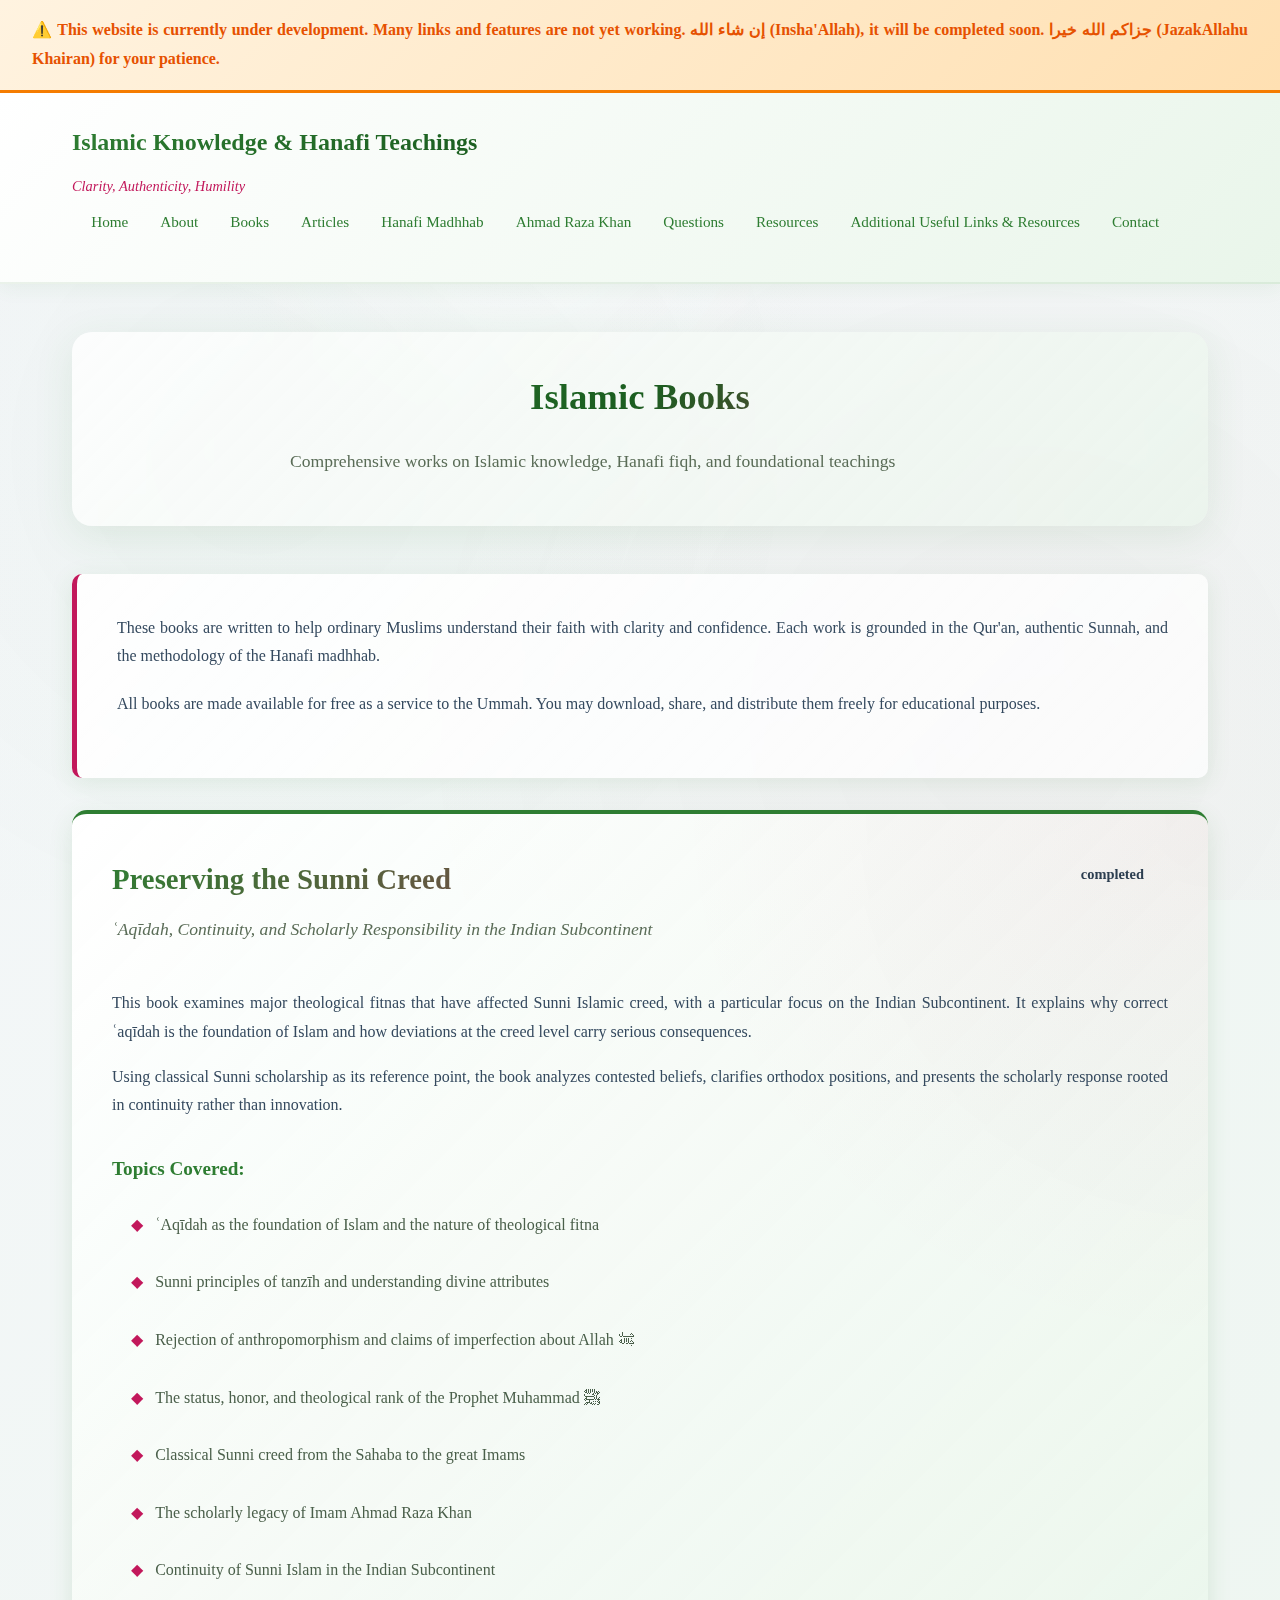
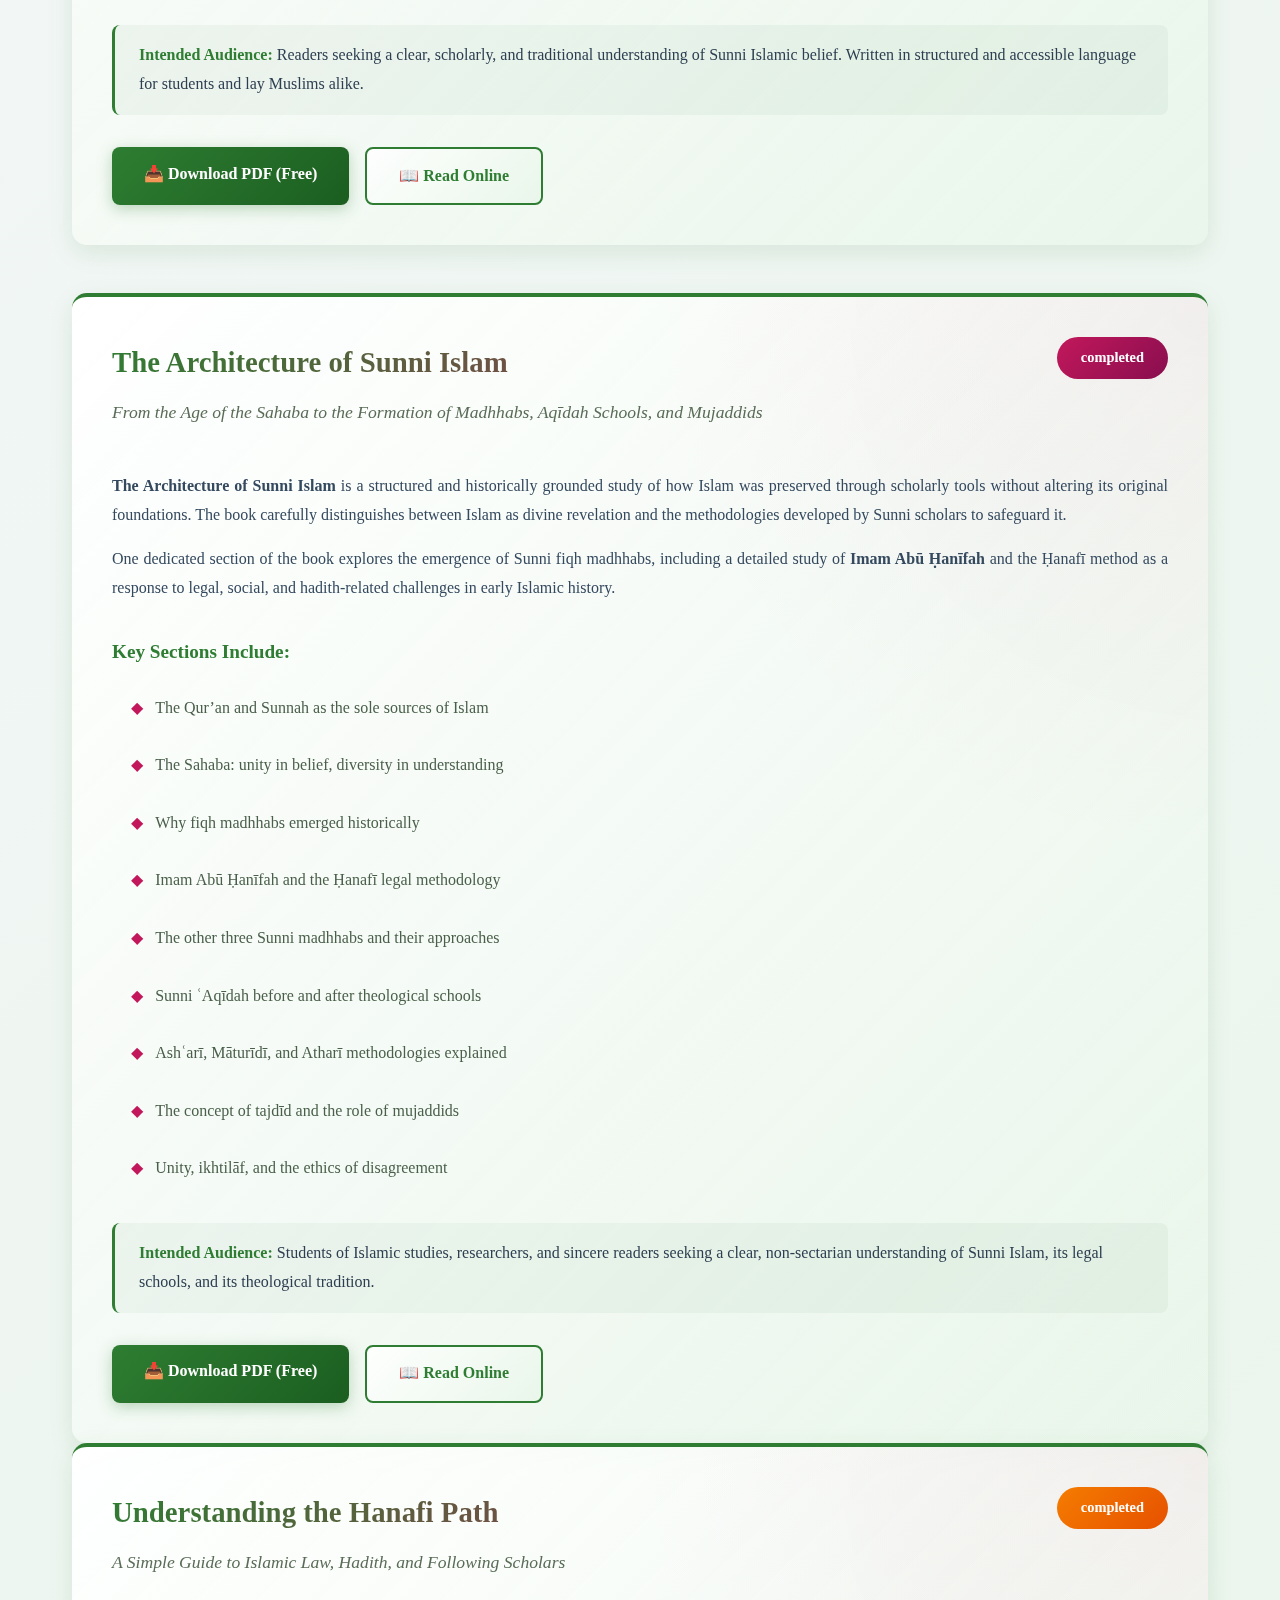
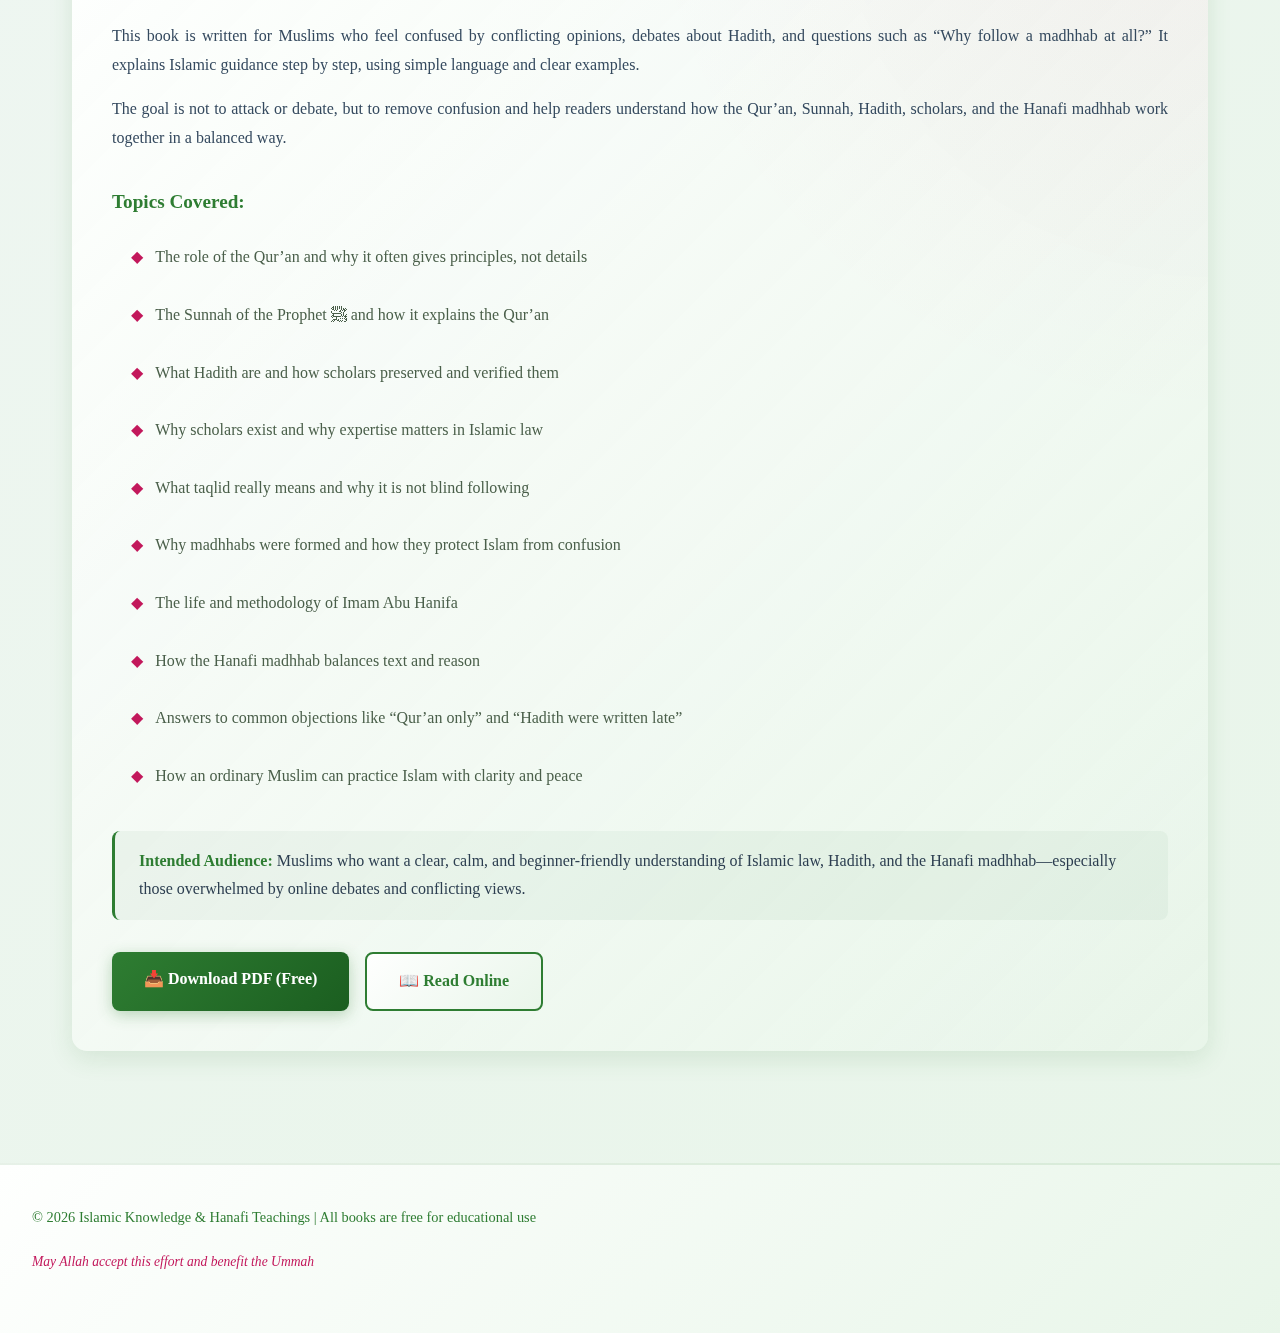
<file: books.html>
<!DOCTYPE html>
<html lang="en">
<head>
    <meta charset="UTF-8">
    <meta name="viewport" content="width=device-width, initial-scale=1.0">
    <title>Books - Islamic Knowledge & Hanafi Teachings</title>
    
    <link rel="stylesheet" href="style.css">
    
</head>
<body>
    
    <!-- UNDER DEVELOPMENT NOTICE - Add this right after opening <body> tag -->
<div style="background: linear-gradient(135deg, #fff3e0 0%, #ffe0b2 100%); border-bottom: 3px solid #f57c00; padding: 1rem 2rem; text-align: center; position: relative; z-index: 200;">
    <p style="margin: 0; color: #e65100; font-size: 1rem; font-weight: 600;">
        ⚠️ This website is currently under development. Many links and features are not yet working. إن شاء الله (Insha'Allah), it will be completed soon. جزاكم الله خيرا (JazakAllahu Khairan) for your patience.
    </p>
</div>

    <div class="noor-container" id="noorContainer"></div>

    <header>
        <nav>
            <div class="logo-section">
                <a href="index.html" class="site-title">Islamic Knowledge & Hanafi Teachings</a>
                <div class="site-subtitle">Clarity, Authenticity, Humility</div>
            </div>
            <ul>
                <li><a href="index.html">Home</a></li>
                <li><a href="about.html">About</a></li>
                <li><a href="books.html">Books</a></li>
                <li><a href="articles.html">Articles</a></li>
                <li><a href="hanafi.html">Hanafi Madhhab</a></li>
                <li><a href="ahmadrazakhan.html">Ahmad Raza Khan</a></li>
                <li><a href="questions.html">Questions</a></li>
                <li><a href="resources.html">Resources</a></li>
                <li><a href="additionalResources.html">Additional Useful Links & Resources</a></li>
                <li><a href="contact.html">Contact</a></li>
                
            </ul>
        </nav>
    </header>

    <div class="container">
        <div class="page-header">
            <h1>Islamic Books</h1>
            <p>Comprehensive works on Islamic knowledge, Hanafi fiqh, and foundational teachings</p>
        </div>

        

        <div class="intro-section">
            <p>These books are written to help ordinary Muslims understand their faith with clarity and confidence. Each work is grounded in the Qur'an, authentic Sunnah, and the methodology of the Hanafi madhhab.</p>
            <p>All books are made available for free as a service to the Ummah. You may download, share, and distribute them freely for educational purposes.</p>
        </div>

        <div class="books-grid">
            
          <!-- TO ADD A NEW BOOK: Copy from here... -->
<div class="book-card">
    <div class="book-header">
        <div class="book-title">
            <h2>Preserving the Sunni Creed</h2>
            <p class="book-subtitle">
                ʿAqīdah, Continuity, and Scholarly Responsibility in the Indian Subcontinent
            </p>
        </div>
        <div class="book-status status-inprogress">completed</div>
    </div>

    <div class="book-description">
        <p>
            This book examines major theological fitnas that have affected Sunni Islamic creed, with a
            particular focus on the Indian Subcontinent. It explains why correct ʿaqīdah is the foundation
            of Islam and how deviations at the creed level carry serious consequences.
        </p>
        <p>
            Using classical Sunni scholarship as its reference point, the book analyzes contested beliefs,
            clarifies orthodox positions, and presents the scholarly response rooted in continuity rather
            than innovation.
        </p>
    </div>

    <div class="book-details">
        <h3>Topics Covered:</h3>
        <ul>
            <li>ʿAqīdah as the foundation of Islam and the nature of theological fitna</li>
            <li>Sunni principles of tanzīh and understanding divine attributes</li>
            <li>Rejection of anthropomorphism and claims of imperfection about Allah ﷻ</li>
            <li>The status, honor, and theological rank of the Prophet Muhammad ﷺ</li>
            <li>Classical Sunni creed from the Sahaba to the great Imams</li>
            <li>The scholarly legacy of Imam Ahmad Raza Khan</li>
            <li>Continuity of Sunni Islam in the Indian Subcontinent</li>
        </ul>
    </div>

    <div class="book-audience">
        <strong>Intended Audience:</strong>
        Readers seeking a clear, scholarly, and traditional understanding of Sunni Islamic belief.
        Written in structured and accessible language for students and lay Muslims alike.
    </div>

    <div class="book-actions">
    <a href="books/Preserve Creed.pdf" class="btn btn-primary">📥 Download PDF (Free)</a>
    <a href="books/Preserve Creed.pdf" target="_blank" class="btn btn-secondary">📖 Read Online</a>
</div>
</div>


<div class="book-card">
    <div class="book-header">
        <div class="book-title">
            <h2>The Architecture of Sunni Islam</h2>
            <p class="book-subtitle">
                From the Age of the Sahaba to the Formation of Madhhabs, Aqīdah Schools, and Mujaddids
            </p>
        </div>
        <div class="book-status status-upcoming">completed</div>
    </div>

    <div class="book-description">
        <p>
            <strong>The Architecture of Sunni Islam</strong> is a structured and historically grounded study of how Islam was preserved through scholarly tools without altering its original foundations. 
            The book carefully distinguishes between Islam as divine revelation and the methodologies developed by Sunni scholars to safeguard it.
        </p>

        <p>
            One dedicated section of the book explores the emergence of Sunni fiqh madhhabs, including a detailed study of <strong>Imam Abū Ḥanīfah</strong> and the Ḥanafī method as a response to legal, social, and hadith-related challenges in early Islamic history.
        </p>
    </div>

    <div class="book-details">
        <h3>Key Sections Include:</h3>
        <ul>
            <li>The Qur’an and Sunnah as the sole sources of Islam</li>
            <li>The Sahaba: unity in belief, diversity in understanding</li>
            <li>Why fiqh madhhabs emerged historically</li>
            <li>Imam Abū Ḥanīfah and the Ḥanafī legal methodology</li>
            <li>The other three Sunni madhhabs and their approaches</li>
            <li>Sunni ʿAqīdah before and after theological schools</li>
            <li>Ashʿarī, Māturīdī, and Atharī methodologies explained</li>
            <li>The concept of tajdīd and the role of mujaddids</li>
            <li>Unity, ikhtilāf, and the ethics of disagreement</li>
        </ul>
    </div>

    <div class="book-audience">
        <strong>Intended Audience:</strong>
        Students of Islamic studies, researchers, and sincere readers seeking a clear, non-sectarian understanding of Sunni Islam, its legal schools, and its theological tradition.
    </div>
<div class="book-actions">
    <a href="books/The Architecture of Sunni Islam.pdf" class="btn btn-primary">📥 Download PDF (Free)</a>
    <a href="books/The Architecture of Sunni Islam.pdf" target="_blank" class="btn btn-secondary">📖 Read Online</a>
</div>
    </div>
</div>



         <div class="book-card">
    <div class="book-header">
        <div class="book-title">
            <h2>Understanding the Hanafi Path</h2>
            <p class="book-subtitle">A Simple Guide to Islamic Law, Hadith, and Following Scholars</p>
        </div>
        <div class="book-status status-progress">completed</div>
    </div>

    <div class="book-description">
        <p>
            This book is written for Muslims who feel confused by conflicting opinions, 
            debates about Hadith, and questions such as “Why follow a madhhab at all?” 
            It explains Islamic guidance step by step, using simple language and clear examples.
        </p>
        <p>
            The goal is not to attack or debate, but to remove confusion and help readers 
            understand how the Qur’an, Sunnah, Hadith, scholars, and the Hanafi madhhab 
            work together in a balanced way.
        </p>
    </div>

    <div class="book-details">
        <h3>Topics Covered:</h3>
        <ul>
            <li>The role of the Qur’an and why it often gives principles, not details</li>
            <li>The Sunnah of the Prophet ﷺ and how it explains the Qur’an</li>
            <li>What Hadith are and how scholars preserved and verified them</li>
            <li>Why scholars exist and why expertise matters in Islamic law</li>
            <li>What taqlid really means and why it is not blind following</li>
            <li>Why madhhabs were formed and how they protect Islam from confusion</li>
            <li>The life and methodology of Imam Abu Hanifa</li>
            <li>How the Hanafi madhhab balances text and reason</li>
            <li>Answers to common objections like “Qur’an only” and “Hadith were written late”</li>
            <li>How an ordinary Muslim can practice Islam with clarity and peace</li>
        </ul>
    </div>

    <div class="book-audience">
        <strong>Intended Audience:</strong> 
        Muslims who want a clear, calm, and beginner-friendly understanding of Islamic law, 
        Hadith, and the Hanafi madhhab—especially those overwhelmed by online debates and conflicting views.
    </div>

    <div class="book-actions">
    <a href="books/Understanding the Hanafi Path.pdf" class="btn btn-primary">📥 Download PDF (Free)</a>
    <a href="books/Understanding the Hanafi Path.pdf" target="_blank" class="btn btn-secondary">📖 Read Online</a>
</div>
</div>


            <!-- ADD MORE BOOKS HERE - Just copy one of the above book-card divs and edit -->

        </div>
    </div>

    <footer>
        <p>© 2026 Islamic Knowledge & Hanafi Teachings | All books are free for educational use</p>
        <p style="margin-top: 0.5rem; font-size: 0.85rem; color: #c2185b; font-style: italic;">May Allah accept this effort and benefit the Ummah</p>
    </footer>

    <script>
        const noorContainer = document.getElementById('noorContainer');
        
        function createLightRay() {
            const ray = document.createElement('div');
            ray.className = 'light-ray';
            ray.style.left = Math.random() * 100 + '%';
            ray.style.animationDelay = Math.random() * 5 + 's';
            ray.style.animationDuration = (Math.random() * 4 + 6) + 's';
            noorContainer.appendChild(ray);
            setTimeout(() => ray.remove(), 10000);
        }
        
        setInterval(createLightRay, 1500);
        for(let i = 0; i < 5; i++) {
            setTimeout(createLightRay, i * 500);
        }
    </script>
</body>

</html>
</file>
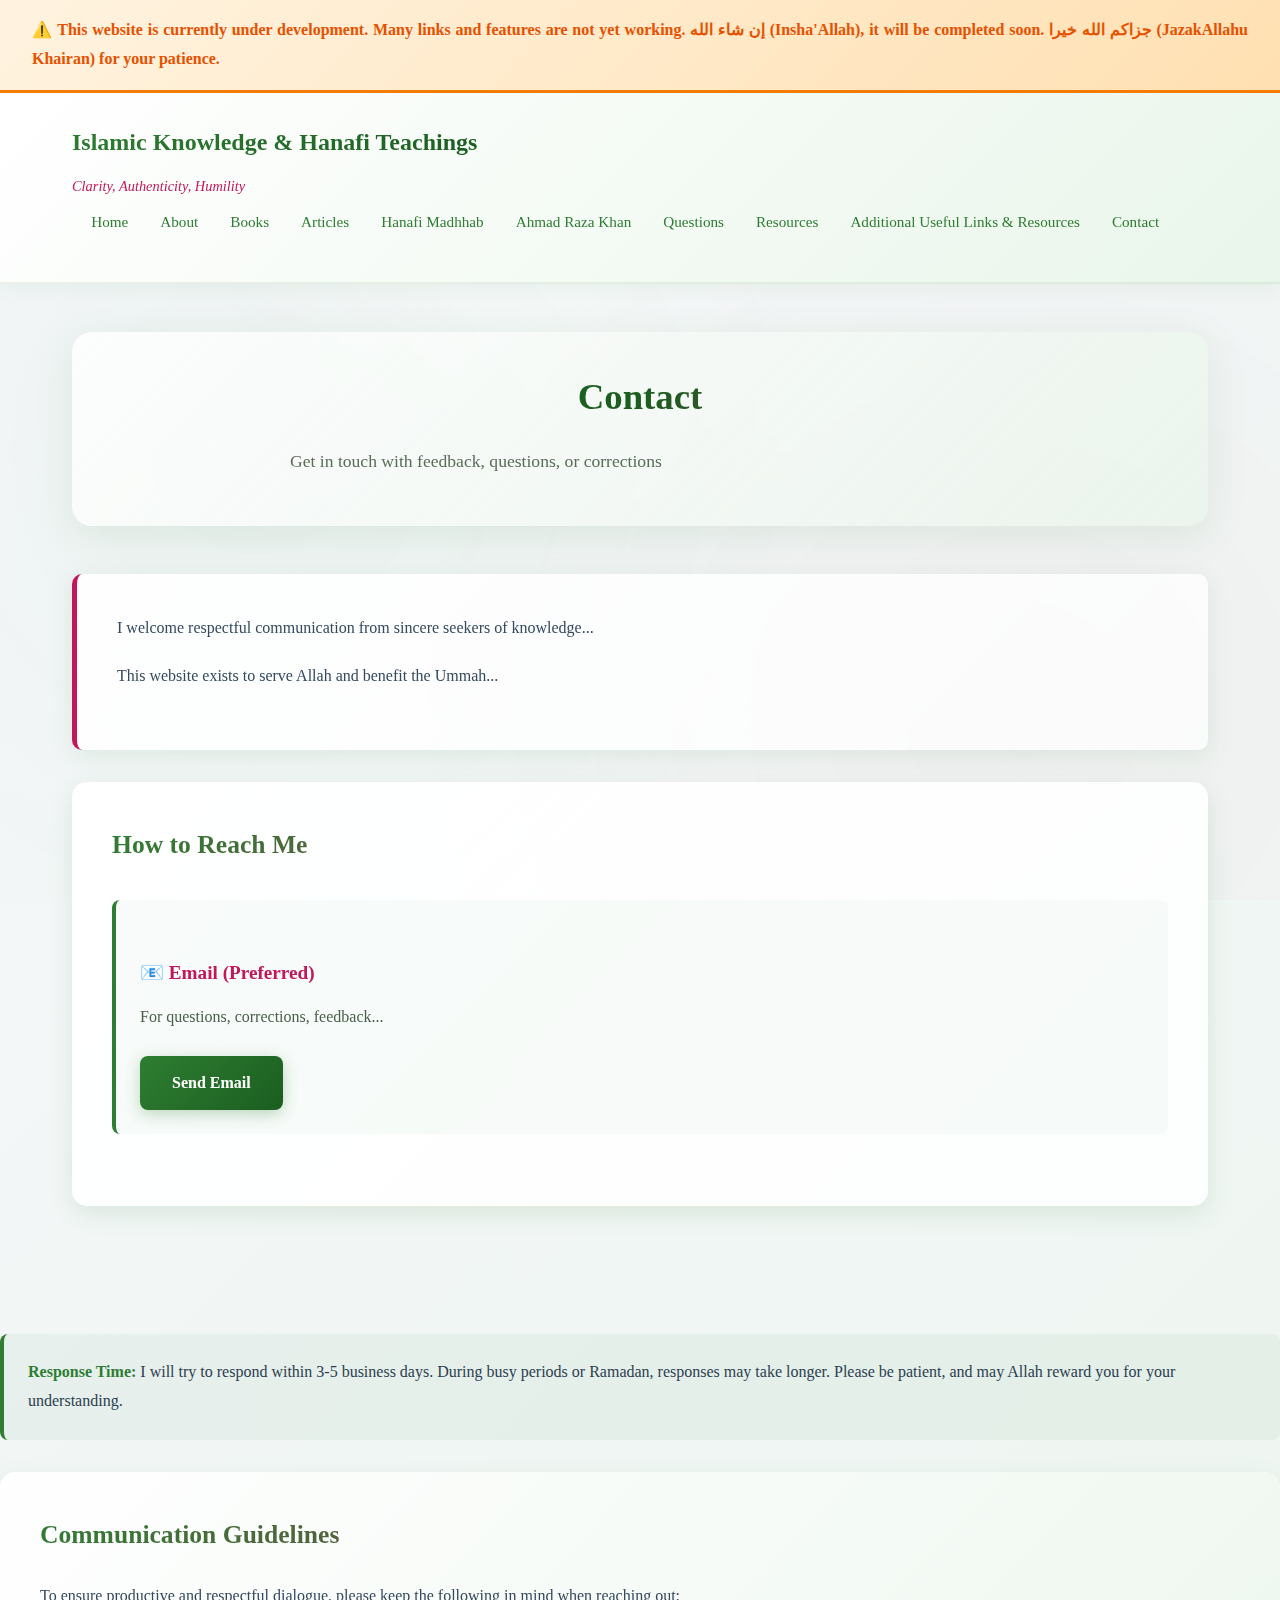
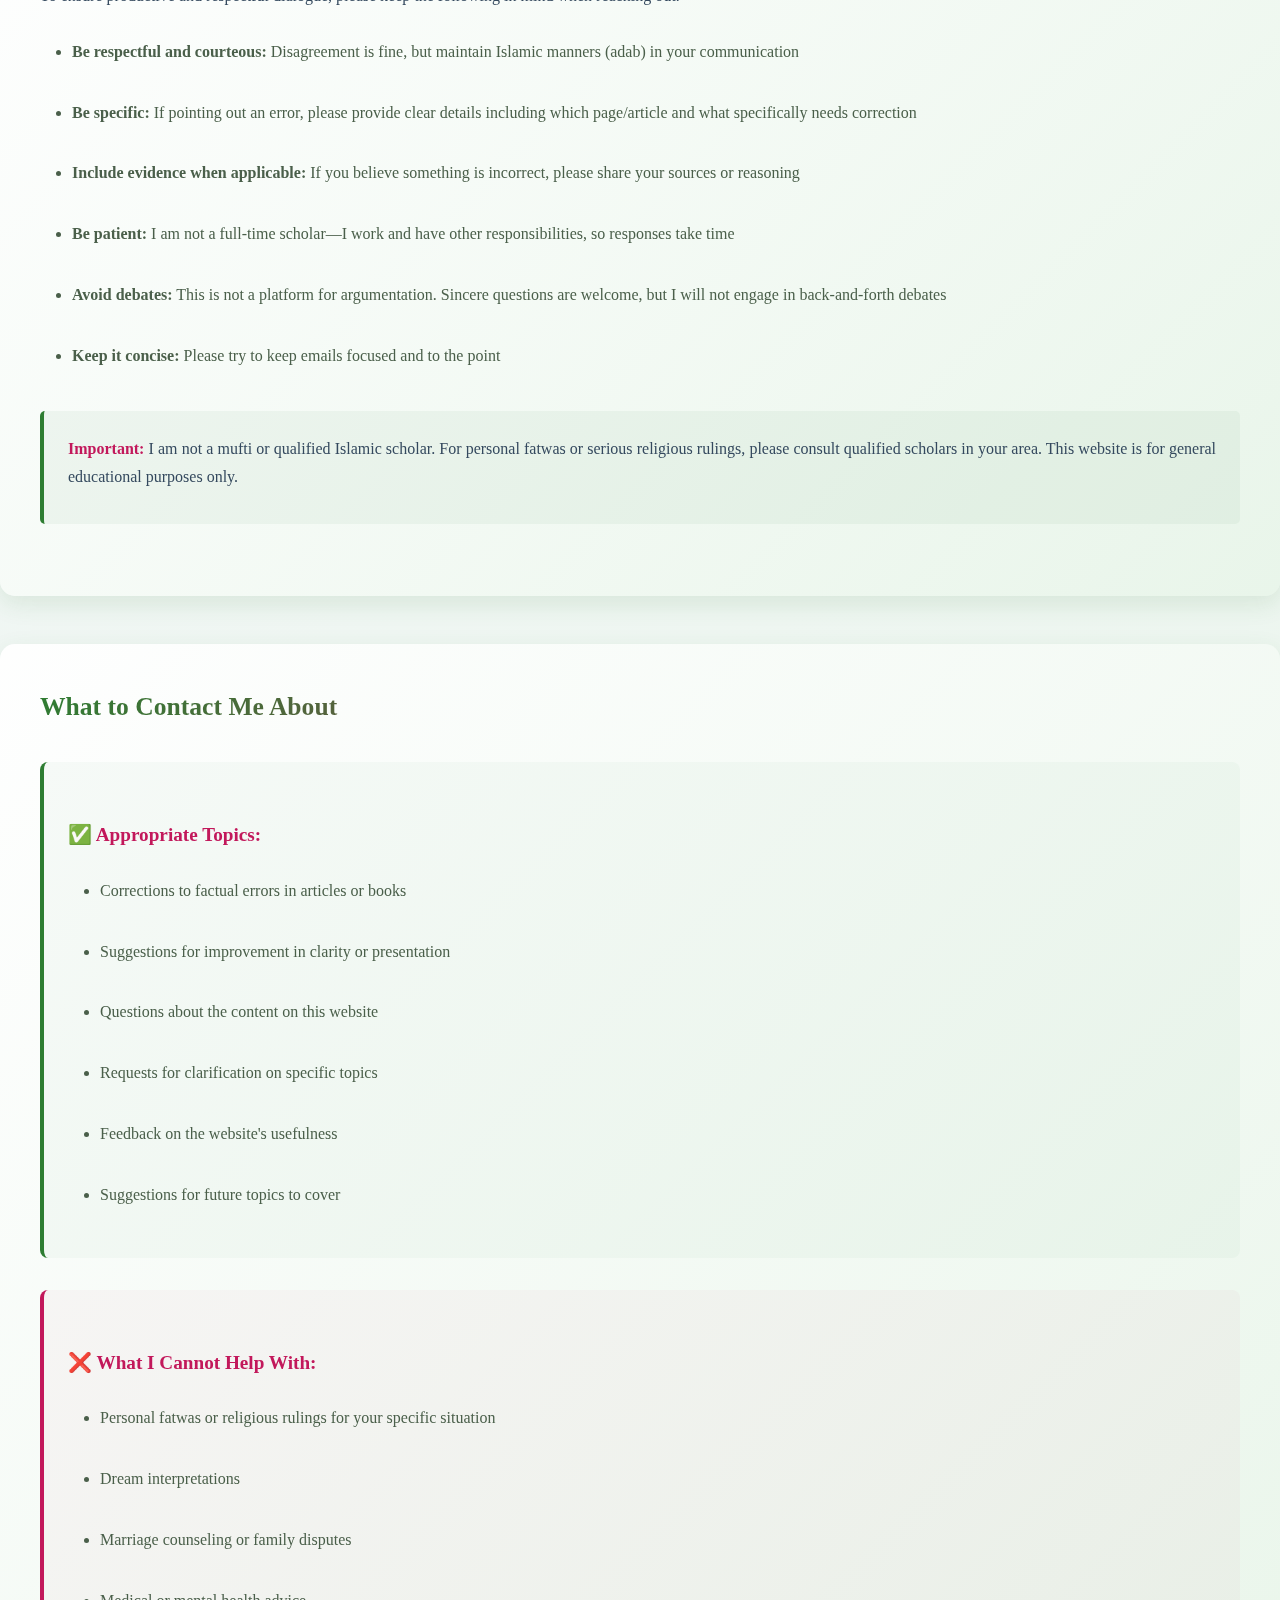
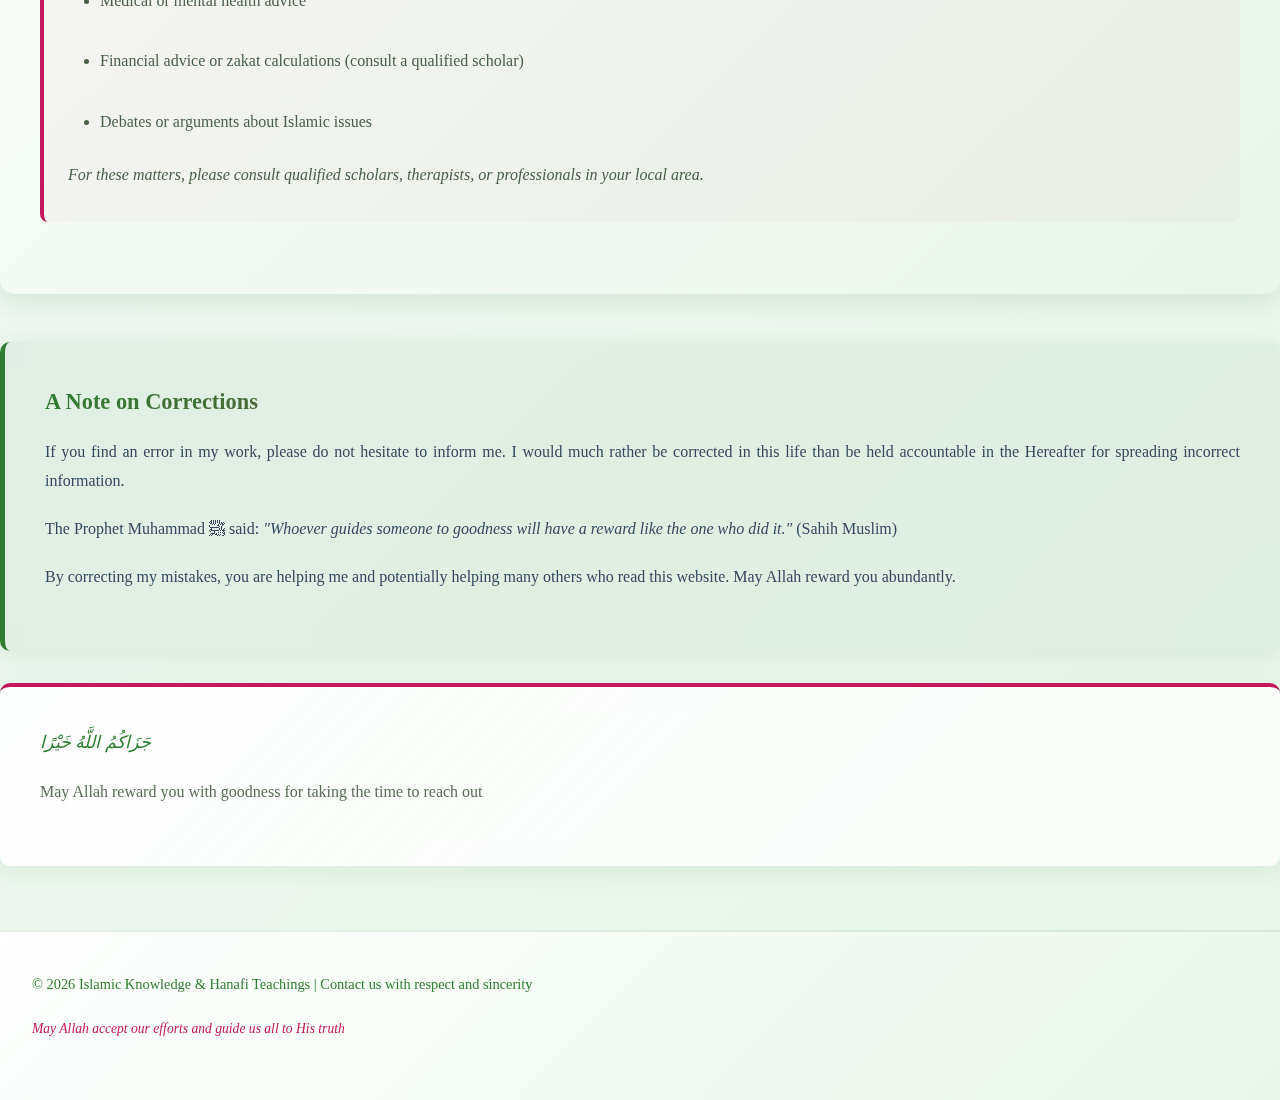
<file: contact.html>
<!DOCTYPE html>
<html lang="en">
<head>
    <meta charset="UTF-8">
    <meta name="viewport" content="width=device-width, initial-scale=1.0">
    <title>Contact - Islamic Knowledge & Hanafi Teachings</title>
    <link rel="stylesheet" href="style.css">
</head>
<body>

    <!-- UNDER DEVELOPMENT NOTICE - Add this right after opening <body> tag -->
<div style="background: linear-gradient(135deg, #fff3e0 0%, #ffe0b2 100%); border-bottom: 3px solid #f57c00; padding: 1rem 2rem; text-align: center; position: relative; z-index: 200;">
    <p style="margin: 0; color: #e65100; font-size: 1rem; font-weight: 600;">
        ⚠️ This website is currently under development. Many links and features are not yet working. إن شاء الله (Insha'Allah), it will be completed soon. جزاكم الله خيرا (JazakAllahu Khairan) for your patience.
    </p>
</div>

    <div class="noor-container" id="noorContainer"></div>

    <header>
        <nav>
            <div class="logo-section">
                <a href="index.html" class="site-title">Islamic Knowledge & Hanafi Teachings</a>
                <div class="site-subtitle">Clarity, Authenticity, Humility</div>
            </div>
            <ul>
                <li><a href="index.html">Home</a></li>
                <li><a href="about.html">About</a></li>
                <li><a href="books.html">Books</a></li>
                <li><a href="articles.html">Articles</a></li>
                <li><a href="hanafi.html">Hanafi Madhhab</a></li>
                <li><a href="ahmadrazakhan.html">Ahmad Raza Khan</a></li>
                <li><a href="questions.html">Questions</a></li>
                <li><a href="resources.html">Resources</a></li>
                <li><a href="additionalResources.html">Additional Useful Links & Resources</a></li>
                <li><a href="contact.html">Contact</a></li>
                
            </ul>
        </nav>
    </header>

    <div class="container">
    <div class="page-header">
        <h1>Contact</h1>
        <p>Get in touch with feedback, questions, or corrections</p>
    </div>

    <div class="intro-text">
        <p>I welcome respectful communication from sincere seekers of knowledge...</p>
        <p>This website exists to serve Allah and benefit the Ummah...</p>
    </div>

    <div class="contact-options">
        <h2>How to Reach Me</h2>

        <div class="contact-method">
            <h3>📧 Email (Preferred)</h3>
            <p>For questions, corrections, feedback...</p>

            <a href="https://mail.google.com/mail/?view=cm&fs=1&to=Mohdashfaq1416@gmail.com"
               target="_blank"
               class="email-link">
               Send Email
            </a>
        </div>

    </div>
</div>



            <div class="response-time">
                <strong>Response Time:</strong> I will try to respond within 3-5 business days. During busy periods or Ramadan, responses may take longer. Please be patient, and may Allah reward you for your understanding.
            </div>
        </div>

        <div class="guidelines">
            <h2>Communication Guidelines</h2>
            <p>To ensure productive and respectful dialogue, please keep the following in mind when reaching out:</p>

            <ul>
                <li><strong>Be respectful and courteous:</strong> Disagreement is fine, but maintain Islamic manners (adab) in your communication</li>
                <li><strong>Be specific:</strong> If pointing out an error, please provide clear details including which page/article and what specifically needs correction</li>
                <li><strong>Include evidence when applicable:</strong> If you believe something is incorrect, please share your sources or reasoning</li>
                <li><strong>Be patient:</strong> I am not a full-time scholar—I work and have other responsibilities, so responses take time</li>
                <li><strong>Avoid debates:</strong> This is not a platform for argumentation. Sincere questions are welcome, but I will not engage in back-and-forth debates</li>
                <li><strong>Keep it concise:</strong> Please try to keep emails focused and to the point</li>
            </ul>

            <div class="note-box">
                <p><strong>Important:</strong> I am not a mufti or qualified Islamic scholar. For personal fatwas or serious religious rulings, please consult qualified scholars in your area. This website is for general educational purposes only.</p>
            </div>
        </div>

        <div class="guidelines">
            <h2>What to Contact Me About</h2>

            <div class="contact-method">
                <h3>✅ Appropriate Topics:</h3>
                <ul>
                    <li>Corrections to factual errors in articles or books</li>
                    <li>Suggestions for improvement in clarity or presentation</li>
                    <li>Questions about the content on this website</li>
                    <li>Requests for clarification on specific topics</li>
                    <li>Feedback on the website's usefulness</li>
                    <li>Suggestions for future topics to cover</li>
                </ul>
            </div>

            <div class="contact-method" style="border-left-color: #c2185b; background: rgba(194, 24, 91, 0.03);">
                <h3>❌ What I Cannot Help With:</h3>
                <ul>
                    <li>Personal fatwas or religious rulings for your specific situation</li>
                    <li>Dream interpretations</li>
                    <li>Marriage counseling or family disputes</li>
                    <li>Medical or mental health advice</li>
                    <li>Financial advice or zakat calculations (consult a qualified scholar)</li>
                    <li>Debates or arguments about Islamic issues</li>
                </ul>
                <p style="margin-top: 1rem;"><em>For these matters, please consult qualified scholars, therapists, or professionals in your local area.</em></p>
            </div>
        </div>

        <div class="intro-text" style="border-left-color: #2e7d32; background: rgba(46, 125, 50, 0.05);">
            <h2 style="color: #2e7d32; font-size: 1.4rem; margin-bottom: 1rem;">A Note on Corrections</h2>
            <p>If you find an error in my work, please do not hesitate to inform me. I would much rather be corrected in this life than be held accountable in the Hereafter for spreading incorrect information.</p>
            <p>The Prophet Muhammad ﷺ said: <em>"Whoever guides someone to goodness will have a reward like the one who did it."</em> (Sahih Muslim)</p>
            <p>By correcting my mistakes, you are helping me and potentially helping many others who read this website. May Allah reward you abundantly.</p>
        </div>

        <div class="intro-text" style="text-align: center; border-left: none; border-top: 4px solid #c2185b;">
            <p style="font-size: 1.1rem; color: #2e7d32; font-style: italic;">
                جَزَاكُمُ اللَّهُ خَيْرًا
            </p>
            <p style="margin-top: 0.5rem; color: #5a6c57;">
                May Allah reward you with goodness for taking the time to reach out
            </p>
        </div>

    </div>

    <footer>
        <p>© 2026 Islamic Knowledge & Hanafi Teachings | Contact us with respect and sincerity</p>
        <p style="margin-top: 0.5rem; font-size: 0.85rem; color: #c2185b; font-style: italic;">May Allah accept our efforts and guide us all to His truth</p>
    </footer>

    <script>
        const noorContainer = document.getElementById('noorContainer');
        
        function createLightRay() {
            const ray = document.createElement('div');
            ray.className = 'light-ray';
            ray.style.left = Math.random() * 100 + '%';
            ray.style.animationDelay = Math.random() * 5 + 's';
            ray.style.animationDuration = (Math.random() * 4 + 6) + 's';
            noorContainer.appendChild(ray);
            setTimeout(() => ray.remove(), 10000);
        }
        
        setInterval(createLightRay, 1500);
        for(let i = 0; i < 5; i++) {
            setTimeout(createLightRay, i * 500);
        }
    </script>
</body>
</html>
</file>
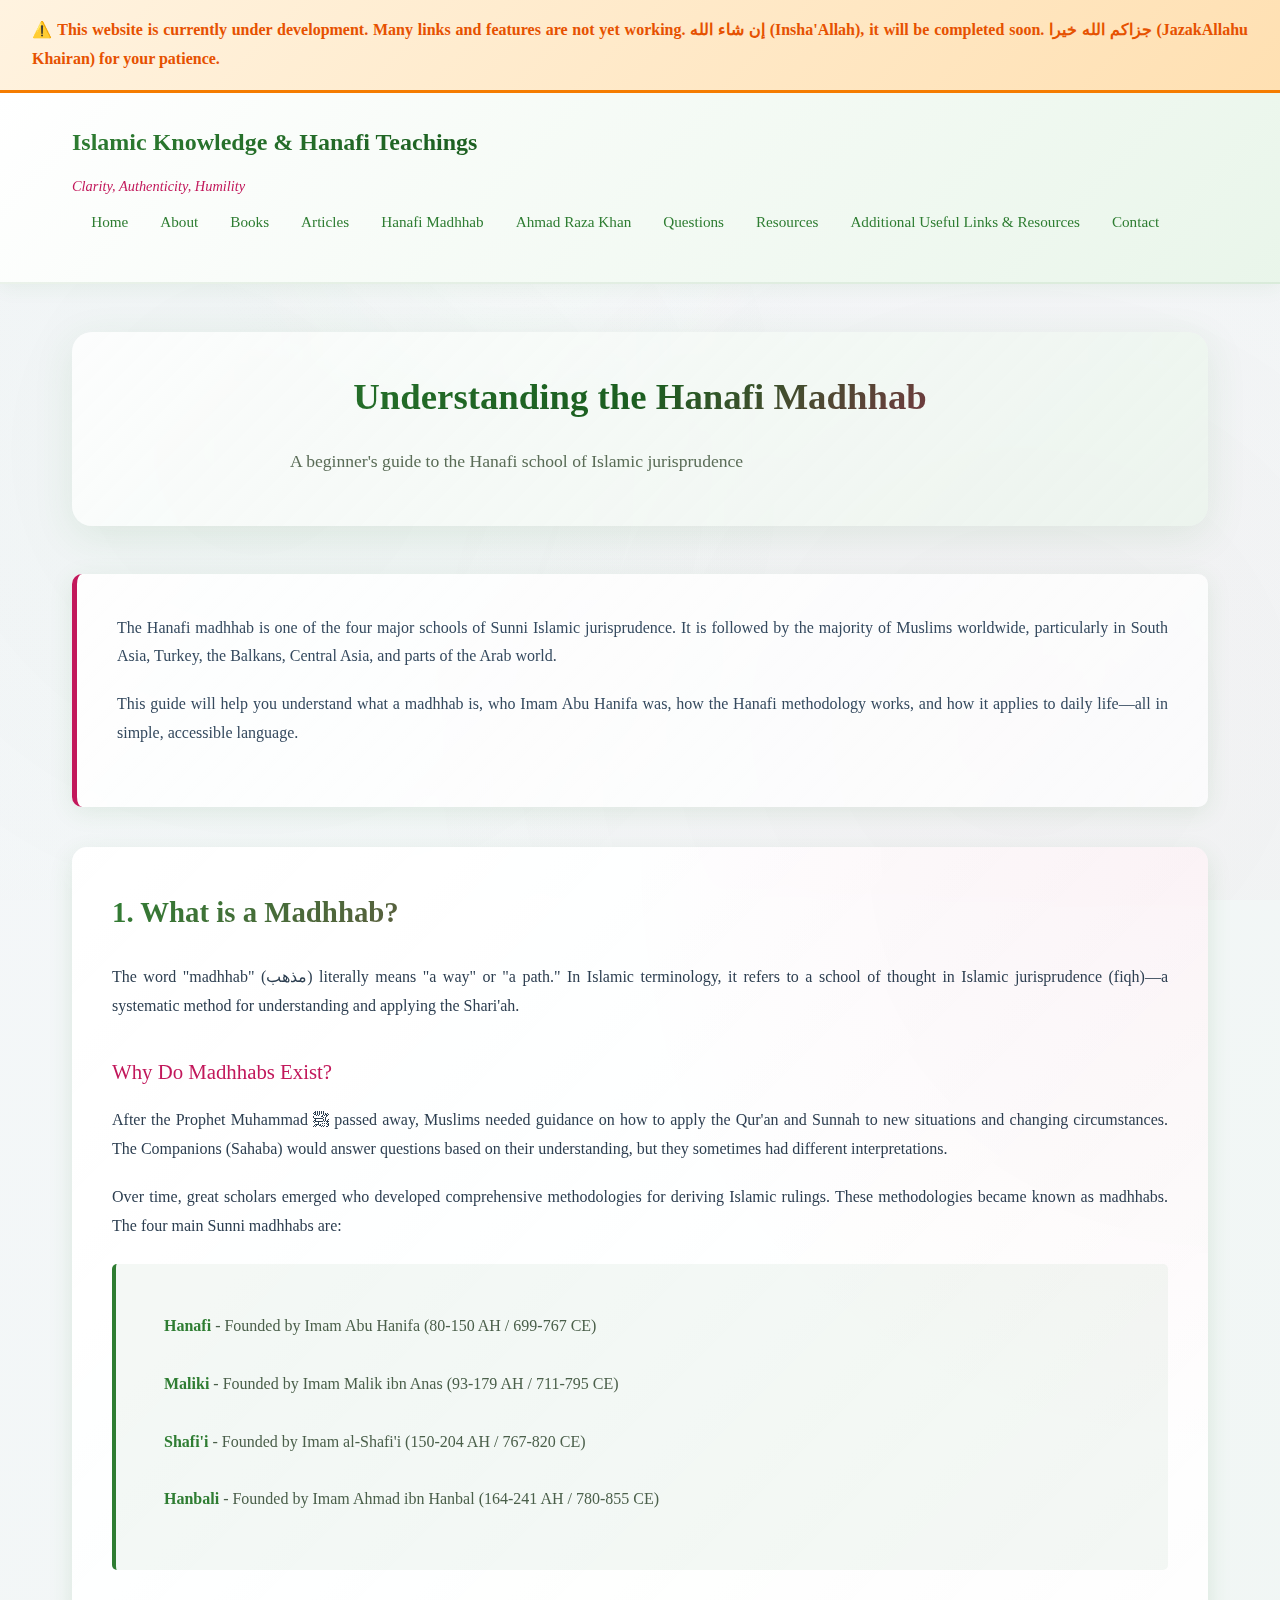
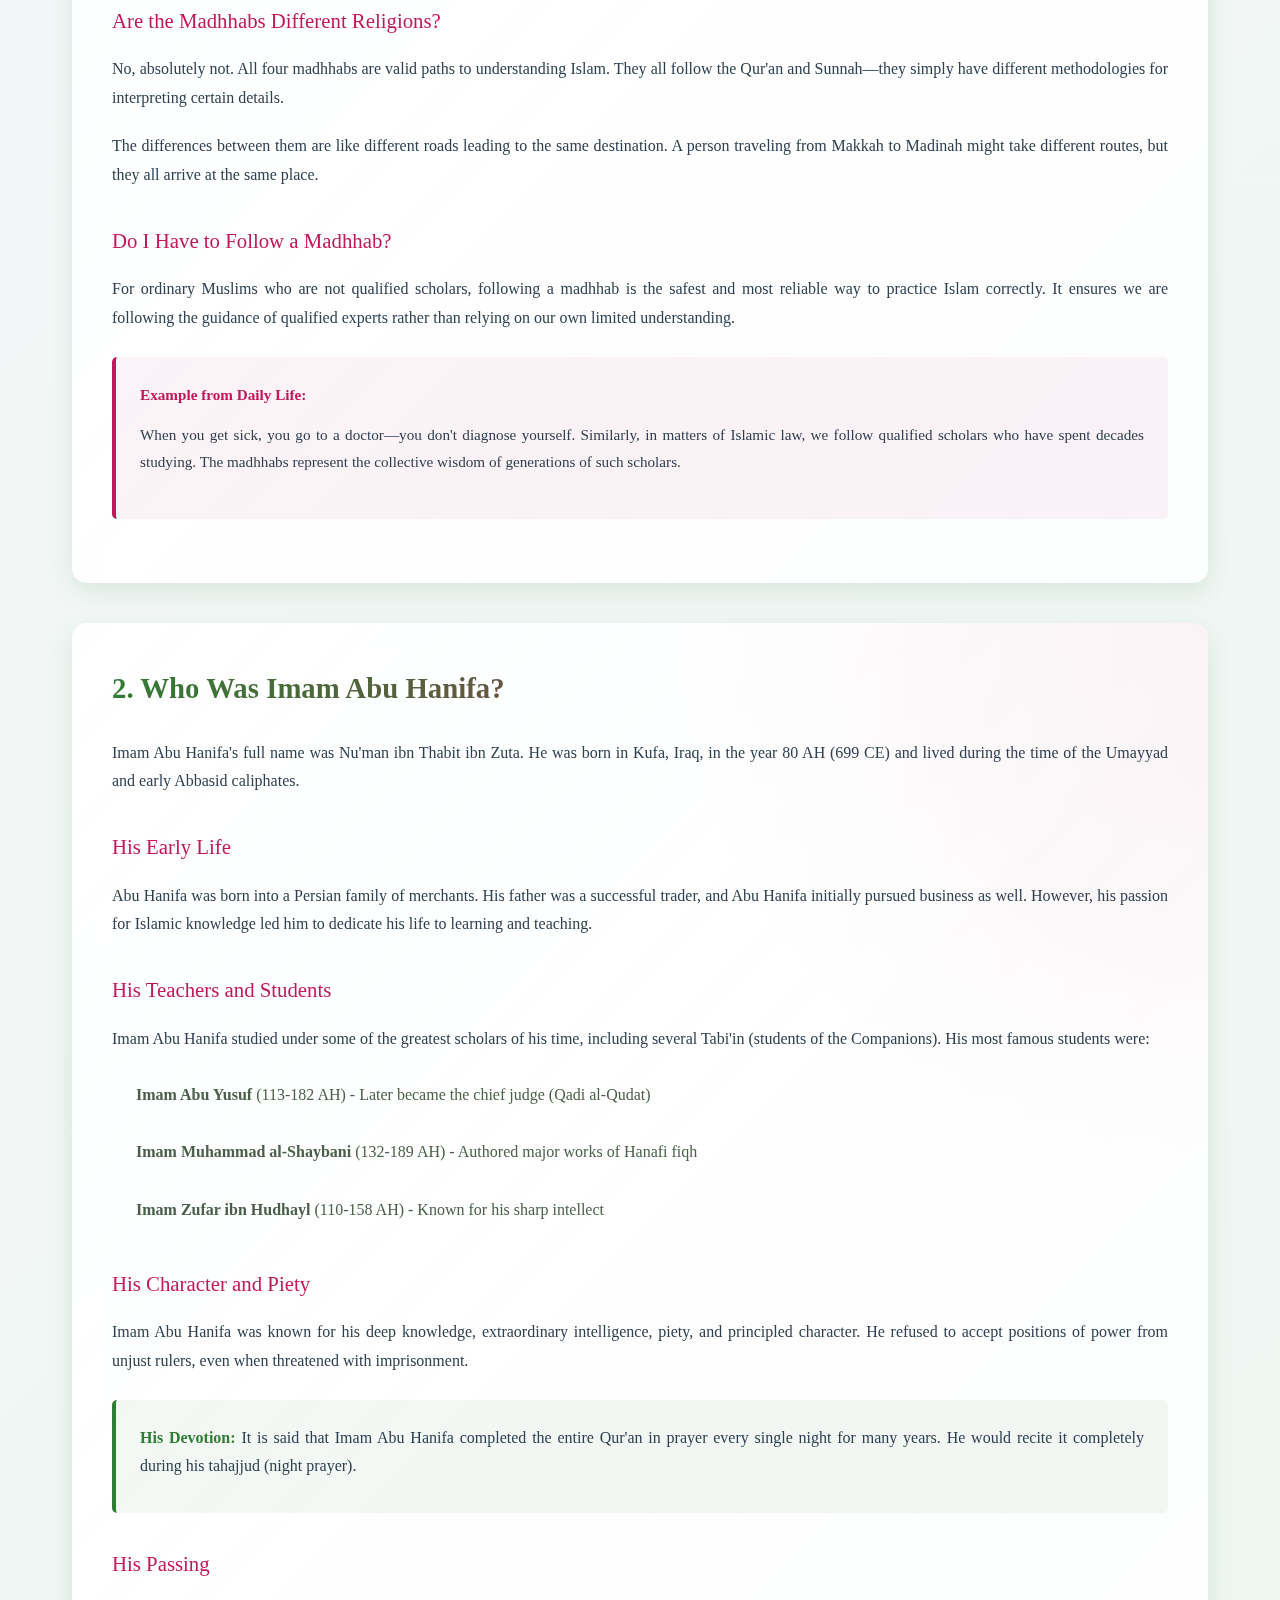
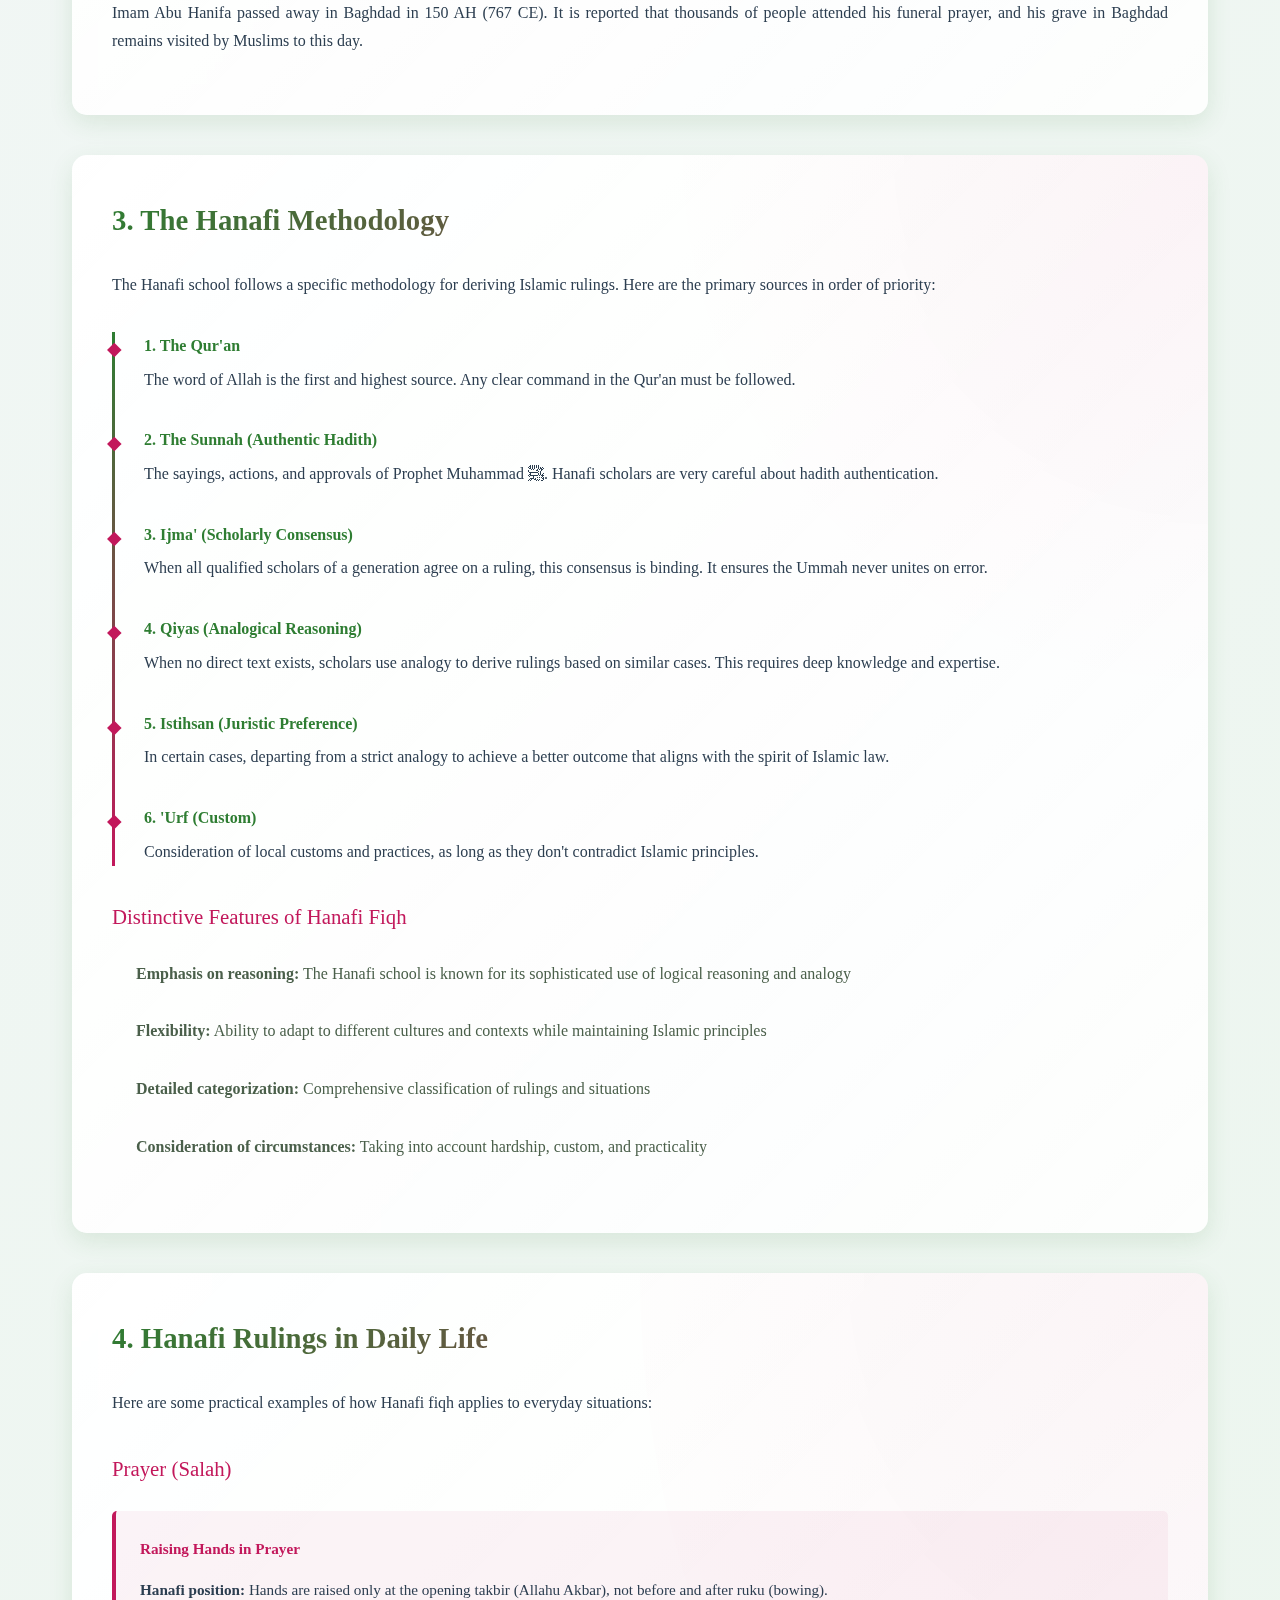
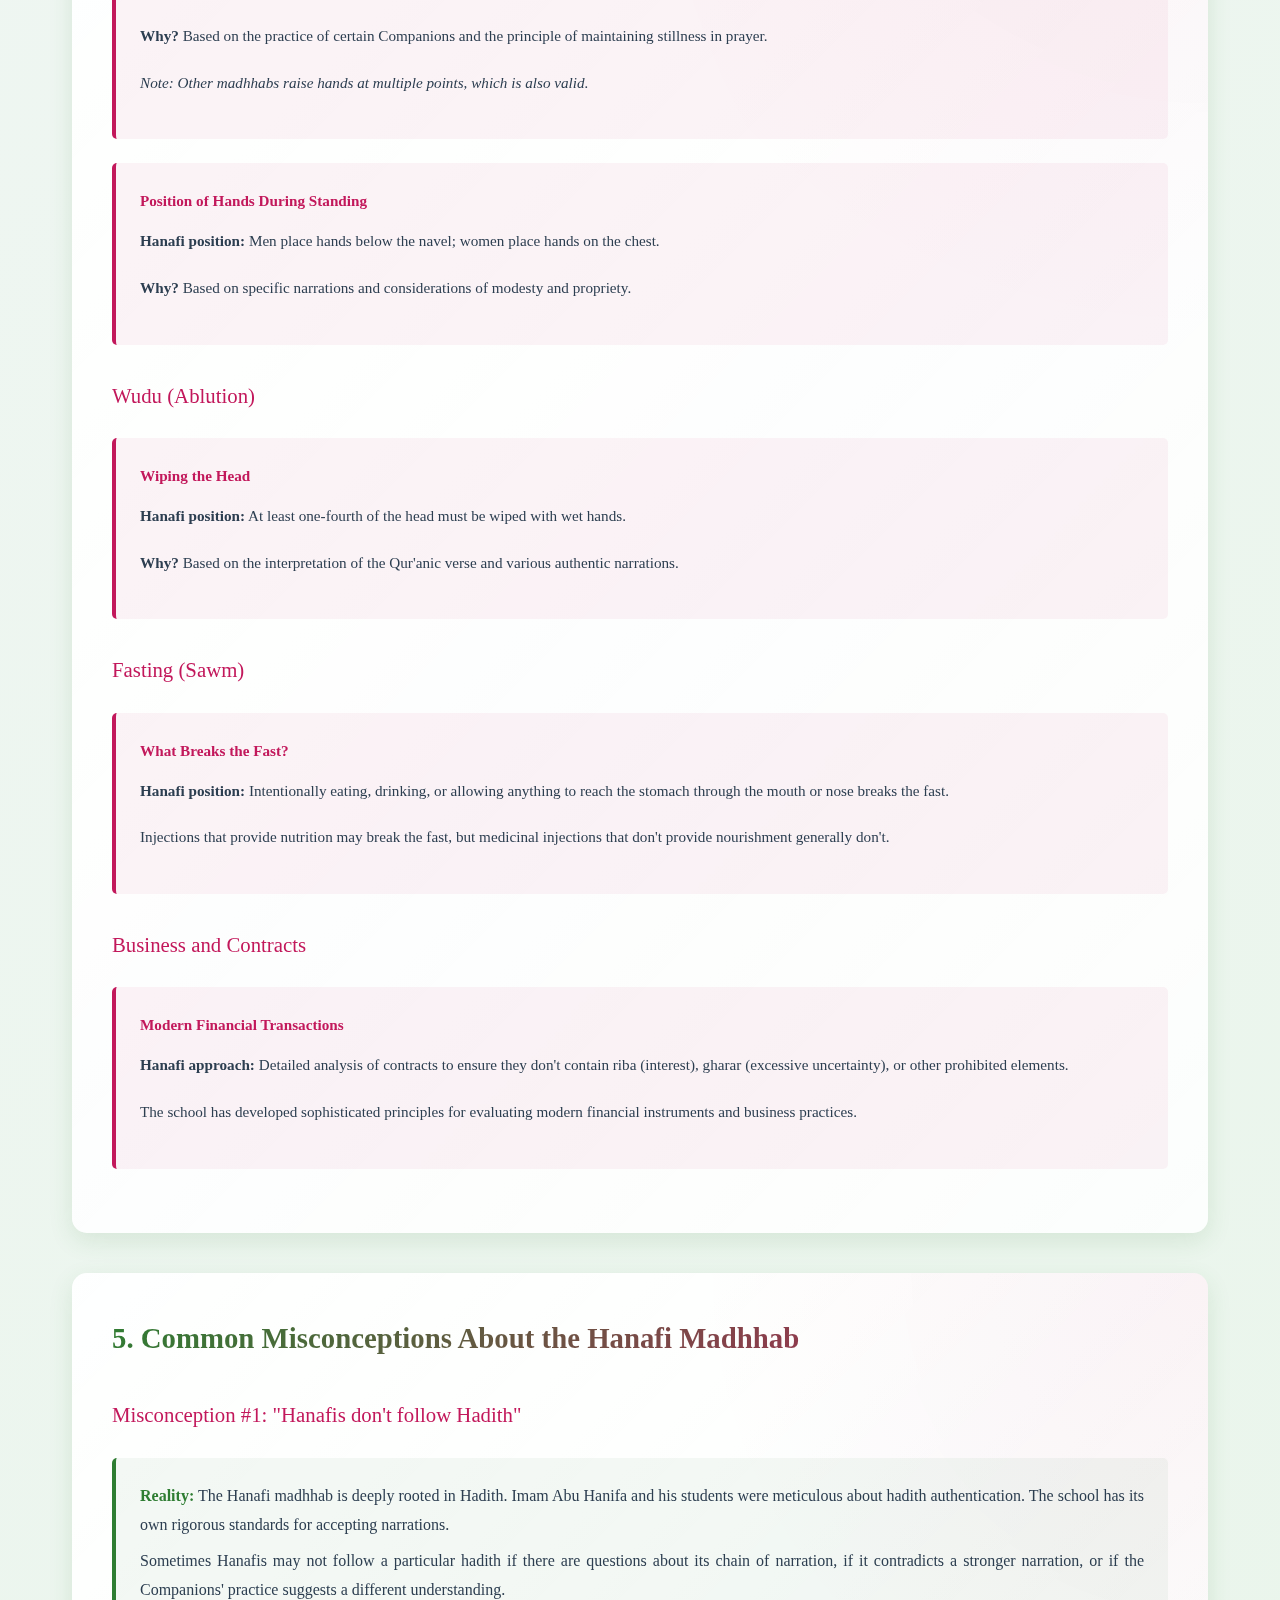
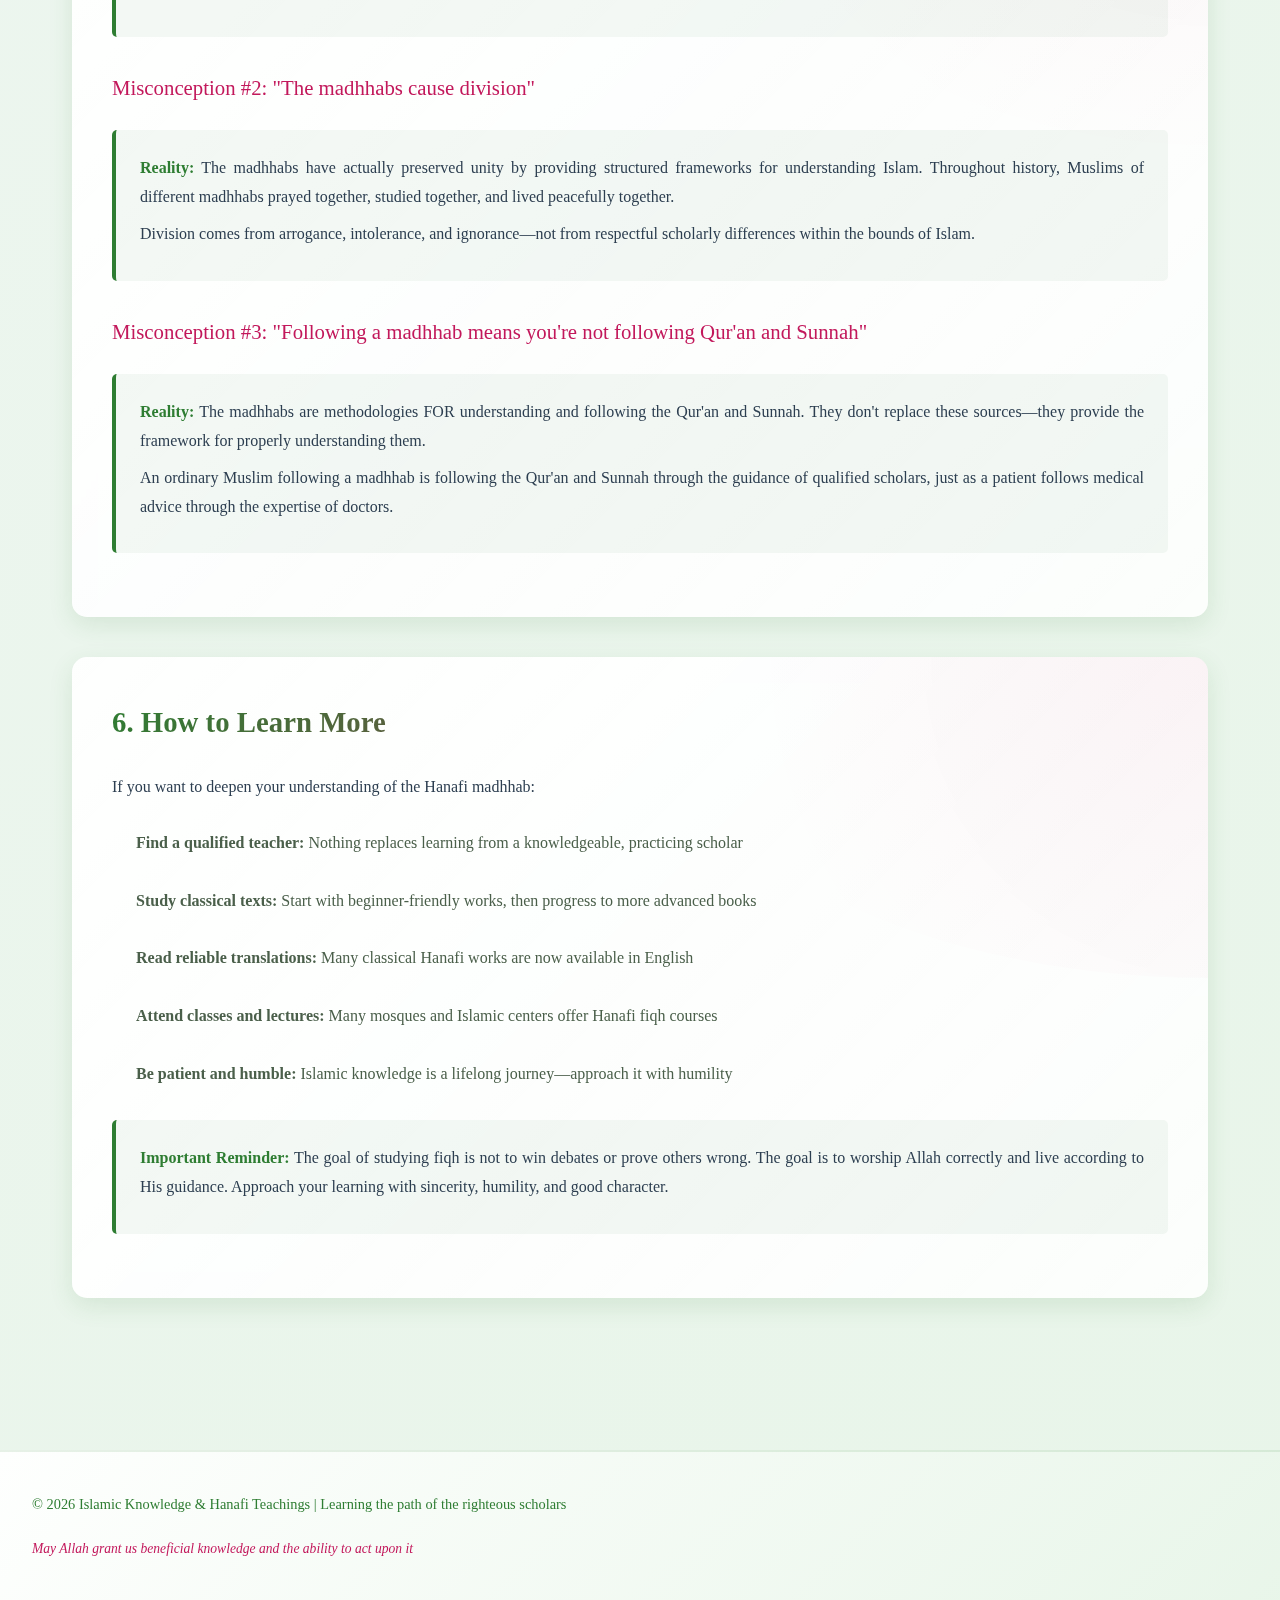
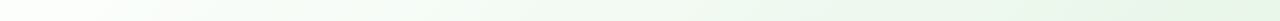
<file: hanafi.html>
<!DOCTYPE html>
<html lang="en">
<head>
    <meta charset="UTF-8">
    <meta name="viewport" content="width=device-width, initial-scale=1.0">
    <title>Understanding the Hanafi Madhhab - Islamic Knowledge</title>
  
    <link rel="stylesheet" href="style.css">
</head>
<body>

    <!-- UNDER DEVELOPMENT NOTICE - Add this right after opening <body> tag -->
<div style="background: linear-gradient(135deg, #fff3e0 0%, #ffe0b2 100%); border-bottom: 3px solid #f57c00; padding: 1rem 2rem; text-align: center; position: relative; z-index: 200;">
    <p style="margin: 0; color: #e65100; font-size: 1rem; font-weight: 600;">
        ⚠️ This website is currently under development. Many links and features are not yet working. إن شاء الله (Insha'Allah), it will be completed soon. جزاكم الله خيرا (JazakAllahu Khairan) for your patience.
    </p>
</div>

    <div class="noor-container" id="noorContainer"></div>

    <header>
        <nav>
            <div class="logo-section">
                <a href="index.html" class="site-title">Islamic Knowledge & Hanafi Teachings</a>
                <div class="site-subtitle">Clarity, Authenticity, Humility</div>
            </div>
            <ul>
                <li><a href="index.html">Home</a></li>
                <li><a href="about.html">About</a></li>
                <li><a href="books.html">Books</a></li>
                <li><a href="articles.html">Articles</a></li>
                <li><a href="hanafi.html">Hanafi Madhhab</a></li>
                <li><a href="ahmadrazakhan.html">Ahmad Raza Khan</a></li>
                <li><a href="questions.html">Questions</a></li>
                <li><a href="resources.html">Resources</a></li>
                <li><a href="additionalResources.html">Additional Useful Links & Resources</a></li>
                <li><a href="contact.html">Contact</a></li>
             
            </ul>
        </nav>
    </header>

    <div class="container">
        <div class="page-header">
            <h1>Understanding the Hanafi Madhhab</h1>
            <p>A beginner's guide to the Hanafi school of Islamic jurisprudence</p>
        </div>

        <div class="intro-box">
            <p>The Hanafi madhhab is one of the four major schools of Sunni Islamic jurisprudence. It is followed by the majority of Muslims worldwide, particularly in South Asia, Turkey, the Balkans, Central Asia, and parts of the Arab world.</p>
            <p>This guide will help you understand what a madhhab is, who Imam Abu Hanifa was, how the Hanafi methodology works, and how it applies to daily life—all in simple, accessible language.</p>
        </div>

        <!-- SECTION 1: What is a Madhhab? -->
        <div class="section">
            <h2>1. What is a Madhhab?</h2>
            
            <p>The word "madhhab" (مذهب) literally means "a way" or "a path." In Islamic terminology, it refers to a school of thought in Islamic jurisprudence (fiqh)—a systematic method for understanding and applying the Shari'ah.</p>

            <h3>Why Do Madhhabs Exist?</h3>
            <p>After the Prophet Muhammad ﷺ passed away, Muslims needed guidance on how to apply the Qur'an and Sunnah to new situations and changing circumstances. The Companions (Sahaba) would answer questions based on their understanding, but they sometimes had different interpretations.</p>
            
            <p>Over time, great scholars emerged who developed comprehensive methodologies for deriving Islamic rulings. These methodologies became known as madhhabs. The four main Sunni madhhabs are:</p>

            <div class="highlight-box">
                <ol>
                    <li><strong>Hanafi</strong> - Founded by Imam Abu Hanifa (80-150 AH / 699-767 CE)</li>
                    <li><strong>Maliki</strong> - Founded by Imam Malik ibn Anas (93-179 AH / 711-795 CE)</li>
                    <li><strong>Shafi'i</strong> - Founded by Imam al-Shafi'i (150-204 AH / 767-820 CE)</li>
                    <li><strong>Hanbali</strong> - Founded by Imam Ahmad ibn Hanbal (164-241 AH / 780-855 CE)</li>
                </ol>
            </div>

            <h3>Are the Madhhabs Different Religions?</h3>
            <p>No, absolutely not. All four madhhabs are valid paths to understanding Islam. They all follow the Qur'an and Sunnah—they simply have different methodologies for interpreting certain details.</p>

            <p>The differences between them are like different roads leading to the same destination. A person traveling from Makkah to Madinah might take different routes, but they all arrive at the same place.</p>

            <h3>Do I Have to Follow a Madhhab?</h3>
            <p>For ordinary Muslims who are not qualified scholars, following a madhhab is the safest and most reliable way to practice Islam correctly. It ensures we are following the guidance of qualified experts rather than relying on our own limited understanding.</p>

            <div class="example-box">
                <h4>Example from Daily Life:</h4>
                <p>When you get sick, you go to a doctor—you don't diagnose yourself. Similarly, in matters of Islamic law, we follow qualified scholars who have spent decades studying. The madhhabs represent the collective wisdom of generations of such scholars.</p>
            </div>
        </div>

        <!-- SECTION 2: Who Was Imam Abu Hanifa? -->
        <div class="section">
            <h2>2. Who Was Imam Abu Hanifa?</h2>

            <p>Imam Abu Hanifa's full name was Nu'man ibn Thabit ibn Zuta. He was born in Kufa, Iraq, in the year 80 AH (699 CE) and lived during the time of the Umayyad and early Abbasid caliphates.</p>

            <h3>His Early Life</h3>
            <p>Abu Hanifa was born into a Persian family of merchants. His father was a successful trader, and Abu Hanifa initially pursued business as well. However, his passion for Islamic knowledge led him to dedicate his life to learning and teaching.</p>

            <h3>His Teachers and Students</h3>
            <p>Imam Abu Hanifa studied under some of the greatest scholars of his time, including several Tabi'in (students of the Companions). His most famous students were:</p>

            <ul>
                <li><strong>Imam Abu Yusuf</strong> (113-182 AH) - Later became the chief judge (Qadi al-Qudat)</li>
                <li><strong>Imam Muhammad al-Shaybani</strong> (132-189 AH) - Authored major works of Hanafi fiqh</li>
                <li><strong>Imam Zufar ibn Hudhayl</strong> (110-158 AH) - Known for his sharp intellect</li>
            </ul>

            <h3>His Character and Piety</h3>
            <p>Imam Abu Hanifa was known for his deep knowledge, extraordinary intelligence, piety, and principled character. He refused to accept positions of power from unjust rulers, even when threatened with imprisonment.</p>

            <div class="highlight-box">
                <p><strong>His Devotion:</strong> It is said that Imam Abu Hanifa completed the entire Qur'an in prayer every single night for many years. He would recite it completely during his tahajjud (night prayer).</p>
            </div>

            <h3>His Passing</h3>
            <p>Imam Abu Hanifa passed away in Baghdad in 150 AH (767 CE). It is reported that thousands of people attended his funeral prayer, and his grave in Baghdad remains visited by Muslims to this day.</p>
        </div>

        <!-- SECTION 3: The Hanafi Methodology -->
        <div class="section">
            <h2>3. The Hanafi Methodology</h2>

            <p>The Hanafi school follows a specific methodology for deriving Islamic rulings. Here are the primary sources in order of priority:</p>

            <div class="timeline">
                <div class="timeline-item">
                    <strong>1. The Qur'an</strong>
                    <p>The word of Allah is the first and highest source. Any clear command in the Qur'an must be followed.</p>
                </div>

                <div class="timeline-item">
                    <strong>2. The Sunnah (Authentic Hadith)</strong>
                    <p>The sayings, actions, and approvals of Prophet Muhammad ﷺ. Hanafi scholars are very careful about hadith authentication.</p>
                </div>

                <div class="timeline-item">
                    <strong>3. Ijma' (Scholarly Consensus)</strong>
                    <p>When all qualified scholars of a generation agree on a ruling, this consensus is binding. It ensures the Ummah never unites on error.</p>
                </div>

                <div class="timeline-item">
                    <strong>4. Qiyas (Analogical Reasoning)</strong>
                    <p>When no direct text exists, scholars use analogy to derive rulings based on similar cases. This requires deep knowledge and expertise.</p>
                </div>

                <div class="timeline-item">
                    <strong>5. Istihsan (Juristic Preference)</strong>
                    <p>In certain cases, departing from a strict analogy to achieve a better outcome that aligns with the spirit of Islamic law.</p>
                </div>

                <div class="timeline-item">
                    <strong>6. 'Urf (Custom)</strong>
                    <p>Consideration of local customs and practices, as long as they don't contradict Islamic principles.</p>
                </div>
            </div>

            <h3>Distinctive Features of Hanafi Fiqh</h3>
            <ul>
                <li><strong>Emphasis on reasoning:</strong> The Hanafi school is known for its sophisticated use of logical reasoning and analogy</li>
                <li><strong>Flexibility:</strong> Ability to adapt to different cultures and contexts while maintaining Islamic principles</li>
                <li><strong>Detailed categorization:</strong> Comprehensive classification of rulings and situations</li>
                <li><strong>Consideration of circumstances:</strong> Taking into account hardship, custom, and practicality</li>
            </ul>
        </div>

        <!-- SECTION 4: Daily Life Examples -->
        <div class="section">
            <h2>4. Hanafi Rulings in Daily Life</h2>

            <p>Here are some practical examples of how Hanafi fiqh applies to everyday situations:</p>

            <h3>Prayer (Salah)</h3>
            <div class="example-box">
                <h4>Raising Hands in Prayer</h4>
                <p><strong>Hanafi position:</strong> Hands are raised only at the opening takbir (Allahu Akbar), not before and after ruku (bowing).</p>
                <p><strong>Why?</strong> Based on the practice of certain Companions and the principle of maintaining stillness in prayer.</p>
                <p><em>Note: Other madhhabs raise hands at multiple points, which is also valid.</em></p>
            </div>

            <div class="example-box">
                <h4>Position of Hands During Standing</h4>
                <p><strong>Hanafi position:</strong> Men place hands below the navel; women place hands on the chest.</p>
                <p><strong>Why?</strong> Based on specific narrations and considerations of modesty and propriety.</p>
            </div>

            <h3>Wudu (Ablution)</h3>
            <div class="example-box">
                <h4>Wiping the Head</h4>
                <p><strong>Hanafi position:</strong> At least one-fourth of the head must be wiped with wet hands.</p>
                <p><strong>Why?</strong> Based on the interpretation of the Qur'anic verse and various authentic narrations.</p>
            </div>

            <h3>Fasting (Sawm)</h3>
            <div class="example-box">
                <h4>What Breaks the Fast?</h4>
                <p><strong>Hanafi position:</strong> Intentionally eating, drinking, or allowing anything to reach the stomach through the mouth or nose breaks the fast.</p>
                <p>Injections that provide nutrition may break the fast, but medicinal injections that don't provide nourishment generally don't.</p>
            </div>

            <h3>Business and Contracts</h3>
            <div class="example-box">
                <h4>Modern Financial Transactions</h4>
                <p><strong>Hanafi approach:</strong> Detailed analysis of contracts to ensure they don't contain riba (interest), gharar (excessive uncertainty), or other prohibited elements.</p>
                <p>The school has developed sophisticated principles for evaluating modern financial instruments and business practices.</p>
            </div>
        </div>

        <!-- SECTION 5: Common Misconceptions -->
        <div class="section">
            <h2>5. Common Misconceptions About the Hanafi Madhhab</h2>

            <h3>Misconception #1: "Hanafis don't follow Hadith"</h3>
            <div class="highlight-box">
                <p><strong>Reality:</strong> The Hanafi madhhab is deeply rooted in Hadith. Imam Abu Hanifa and his students were meticulous about hadith authentication. The school has its own rigorous standards for accepting narrations.</p>
                <p>Sometimes Hanafis may not follow a particular hadith if there are questions about its chain of narration, if it contradicts a stronger narration, or if the Companions' practice suggests a different understanding.</p>
            </div>

            <h3>Misconception #2: "The madhhabs cause division"</h3>
            <div class="highlight-box">
                <p><strong>Reality:</strong> The madhhabs have actually preserved unity by providing structured frameworks for understanding Islam. Throughout history, Muslims of different madhhabs prayed together, studied together, and lived peacefully together.</p>
                <p>Division comes from arrogance, intolerance, and ignorance—not from respectful scholarly differences within the bounds of Islam.</p>
            </div>

            <h3>Misconception #3: "Following a madhhab means you're not following Qur'an and Sunnah"</h3>
            <div class="highlight-box">
                <p><strong>Reality:</strong> The madhhabs are methodologies FOR understanding and following the Qur'an and Sunnah. They don't replace these sources—they provide the framework for properly understanding them.</p>
                <p>An ordinary Muslim following a madhhab is following the Qur'an and Sunnah through the guidance of qualified scholars, just as a patient follows medical advice through the expertise of doctors.</p>
            </div>
        </div>

        <!-- SECTION 6: Learning More -->
        <div class="section">
            <h2>6. How to Learn More</h2>

            <p>If you want to deepen your understanding of the Hanafi madhhab:</p>

            <ol>
                <li><strong>Find a qualified teacher:</strong> Nothing replaces learning from a knowledgeable, practicing scholar</li>
                <li><strong>Study classical texts:</strong> Start with beginner-friendly works, then progress to more advanced books</li>
                <li><strong>Read reliable translations:</strong> Many classical Hanafi works are now available in English</li>
                <li><strong>Attend classes and lectures:</strong> Many mosques and Islamic centers offer Hanafi fiqh courses</li>
                <li><strong>Be patient and humble:</strong> Islamic knowledge is a lifelong journey—approach it with humility</li>
            </ol>

            <div class="highlight-box">
                <p><strong>Important Reminder:</strong> The goal of studying fiqh is not to win debates or prove others wrong. The goal is to worship Allah correctly and live according to His guidance. Approach your learning with sincerity, humility, and good character.</p>
            </div>
        </div>

    </div>

    <footer>
        <p>© 2026 Islamic Knowledge & Hanafi Teachings | Learning the path of the righteous scholars</p>
        <p style="margin-top: 0.5rem; font-size: 0.85rem; color: #c2185b; font-style: italic;">May Allah grant us beneficial knowledge and the ability to act upon it</p>
    </footer>

    <script>
        const noorContainer = document.getElementById('noorContainer');
        
        function createLightRay() {
            const ray = document.createElement('div');
            ray.className = 'light-ray';
            ray.style.left = Math.random() * 100 + '%';
            ray.style.animationDelay = Math.random() * 5 + 's';
            ray.style.animationDuration = (Math.random() * 4 + 6) + 's';
            noorContainer.appendChild(ray);
            setTimeout(() => ray.remove(), 10000);
        }
        
        setInterval(createLightRay, 1500);
        for(let i = 0; i < 5; i++) {
            setTimeout(createLightRay, i * 500);
        }
    </script>
</body>

</html>
</file>
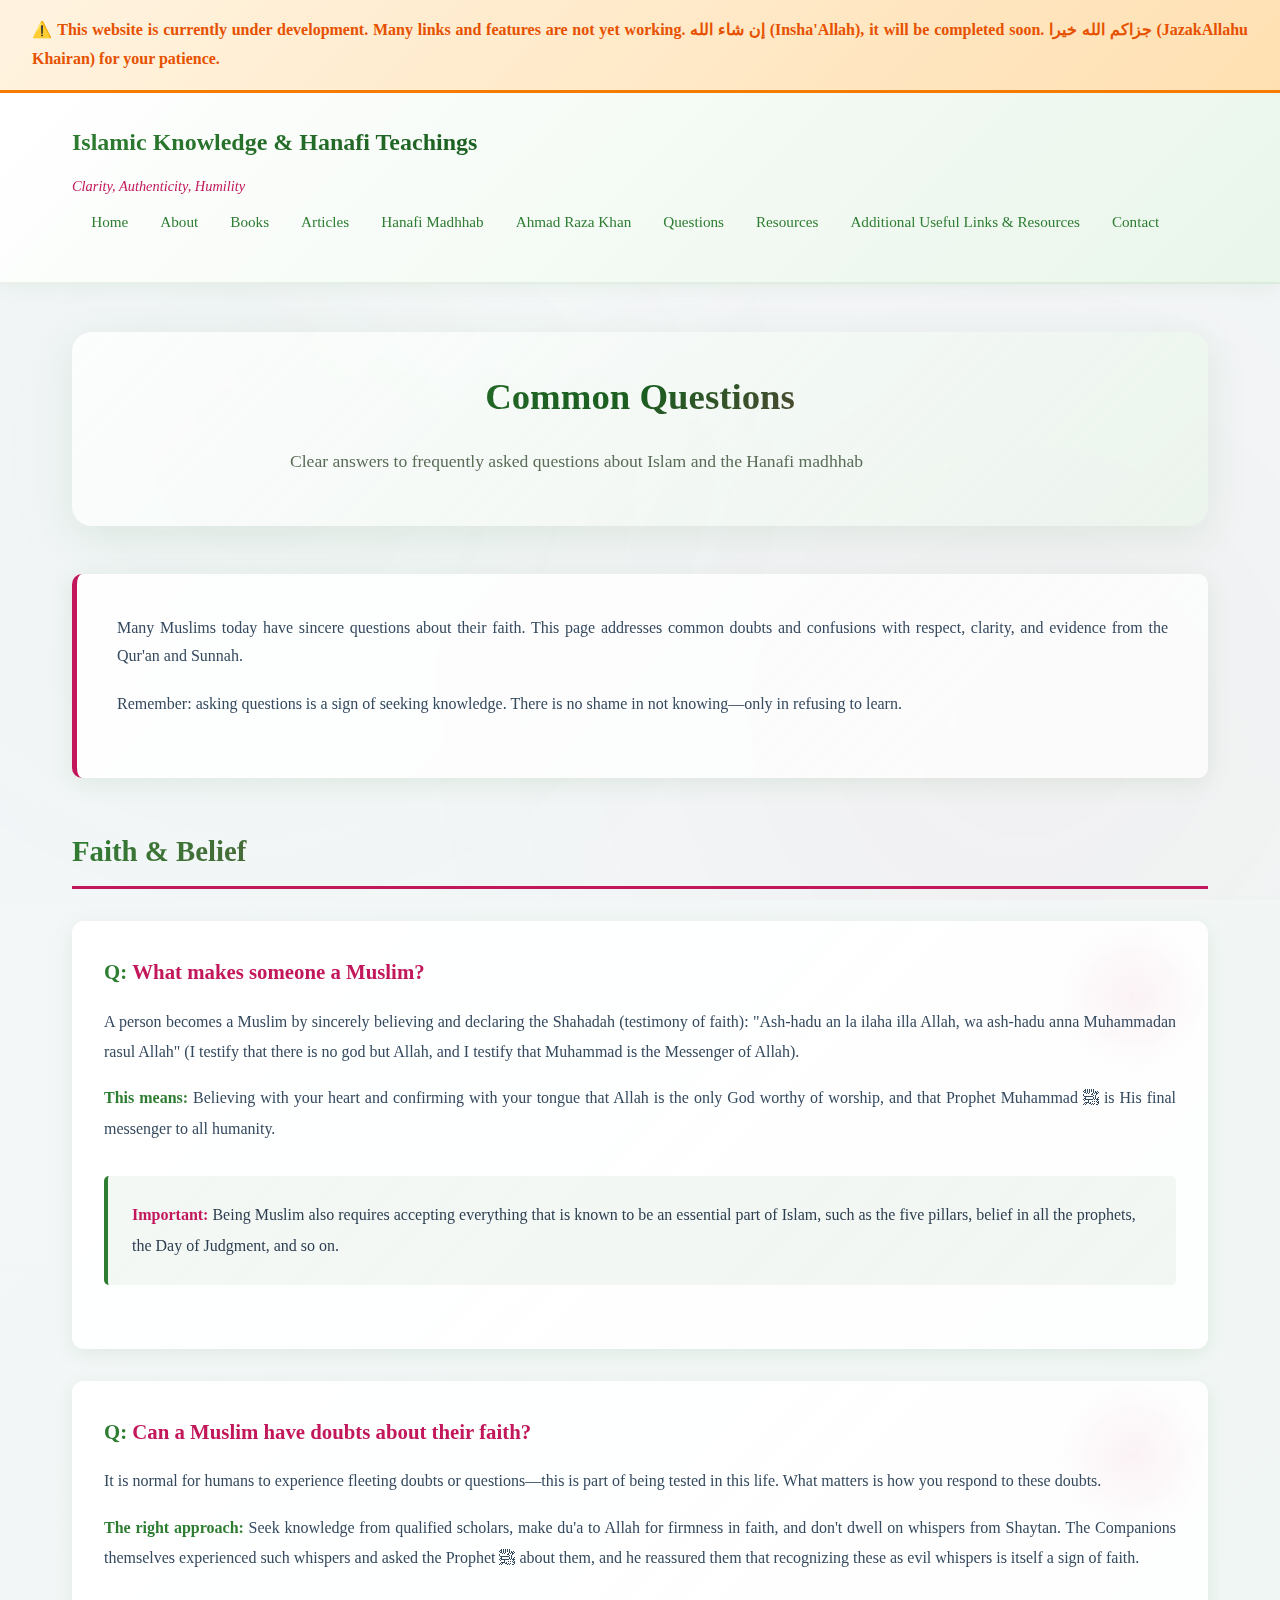
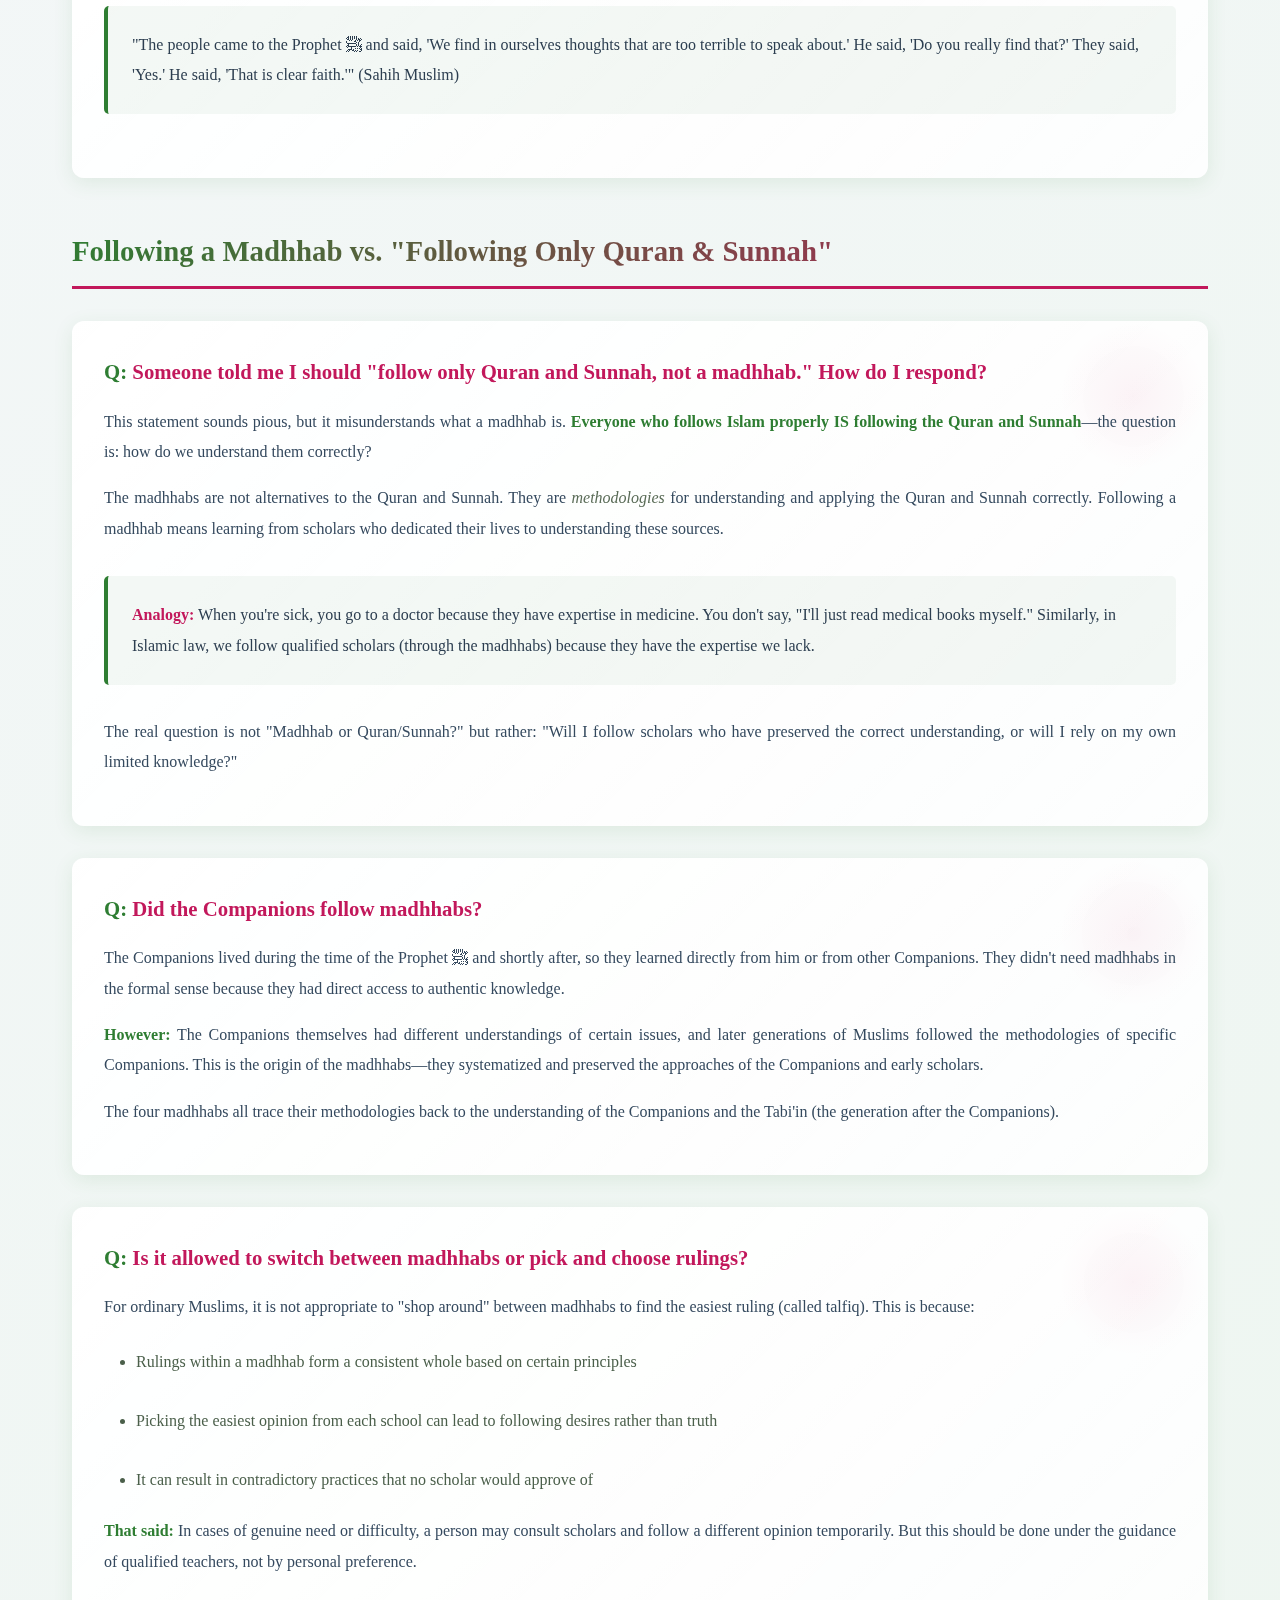
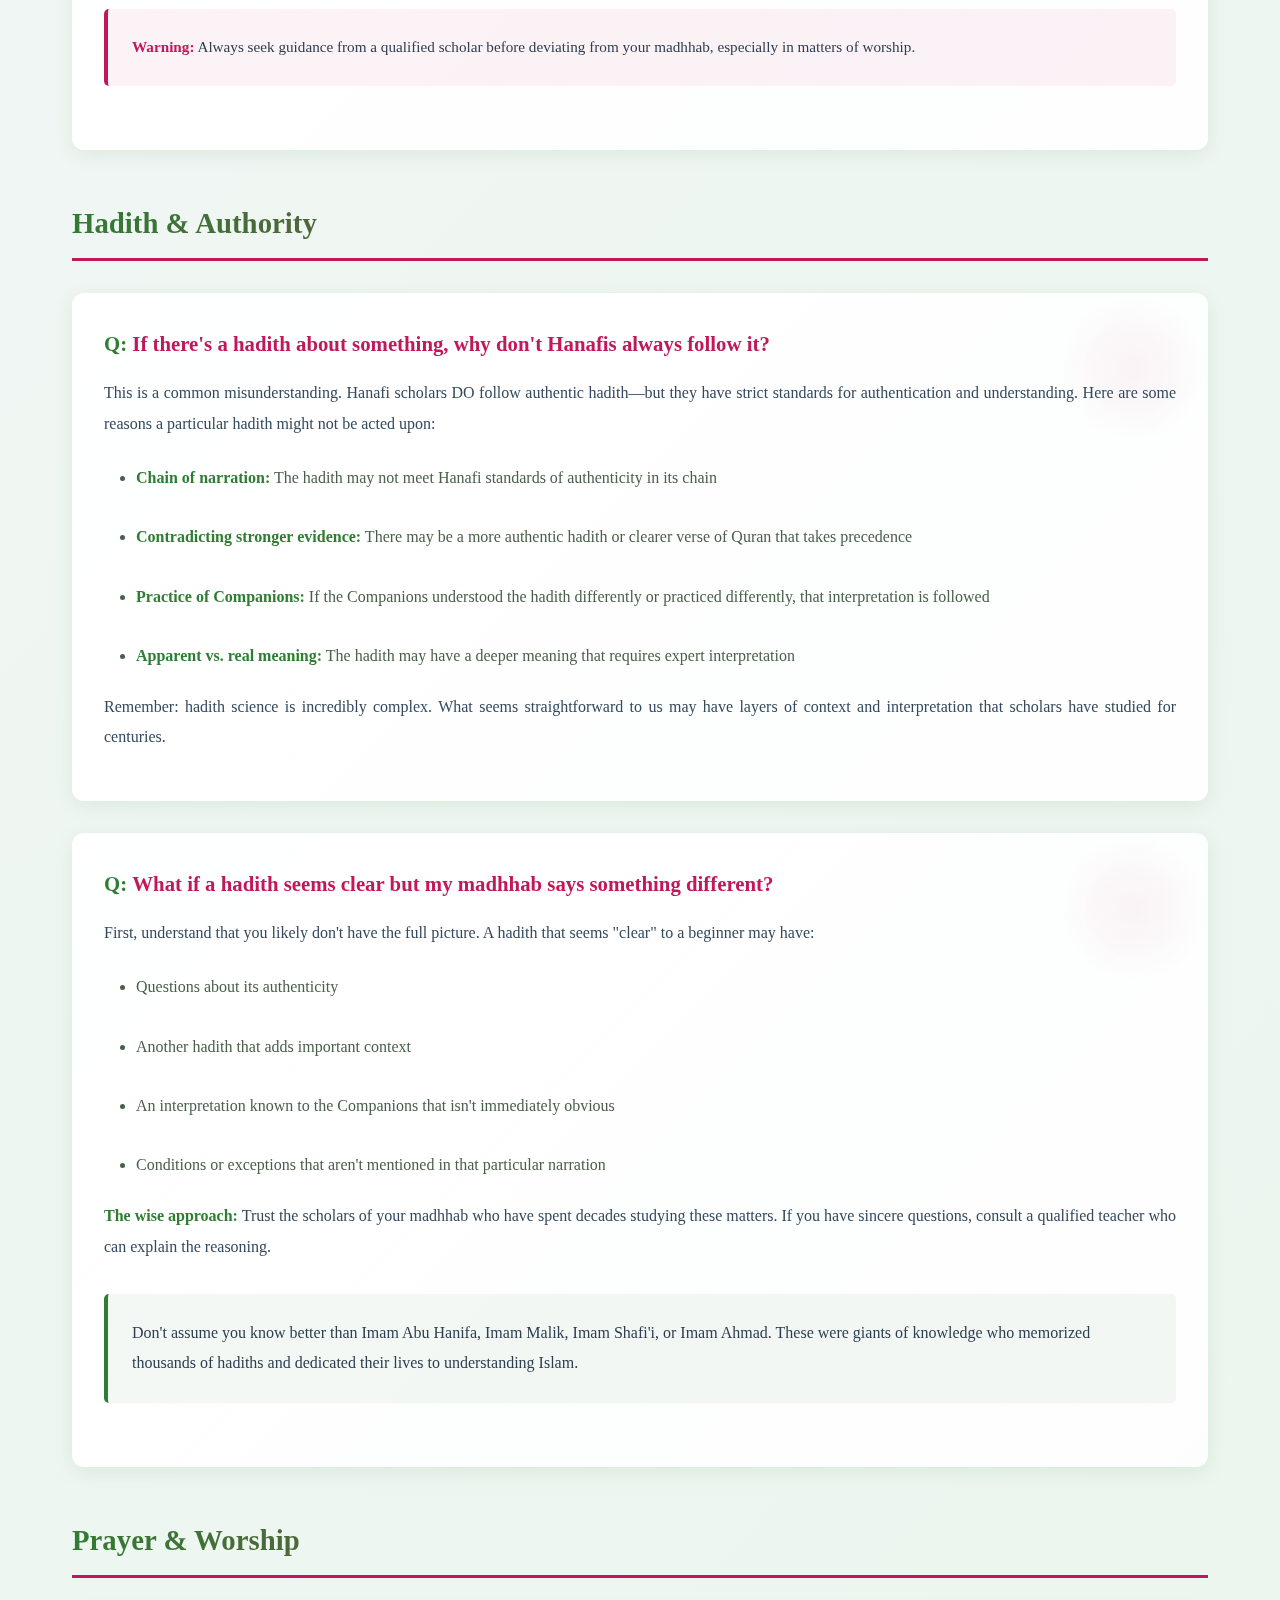
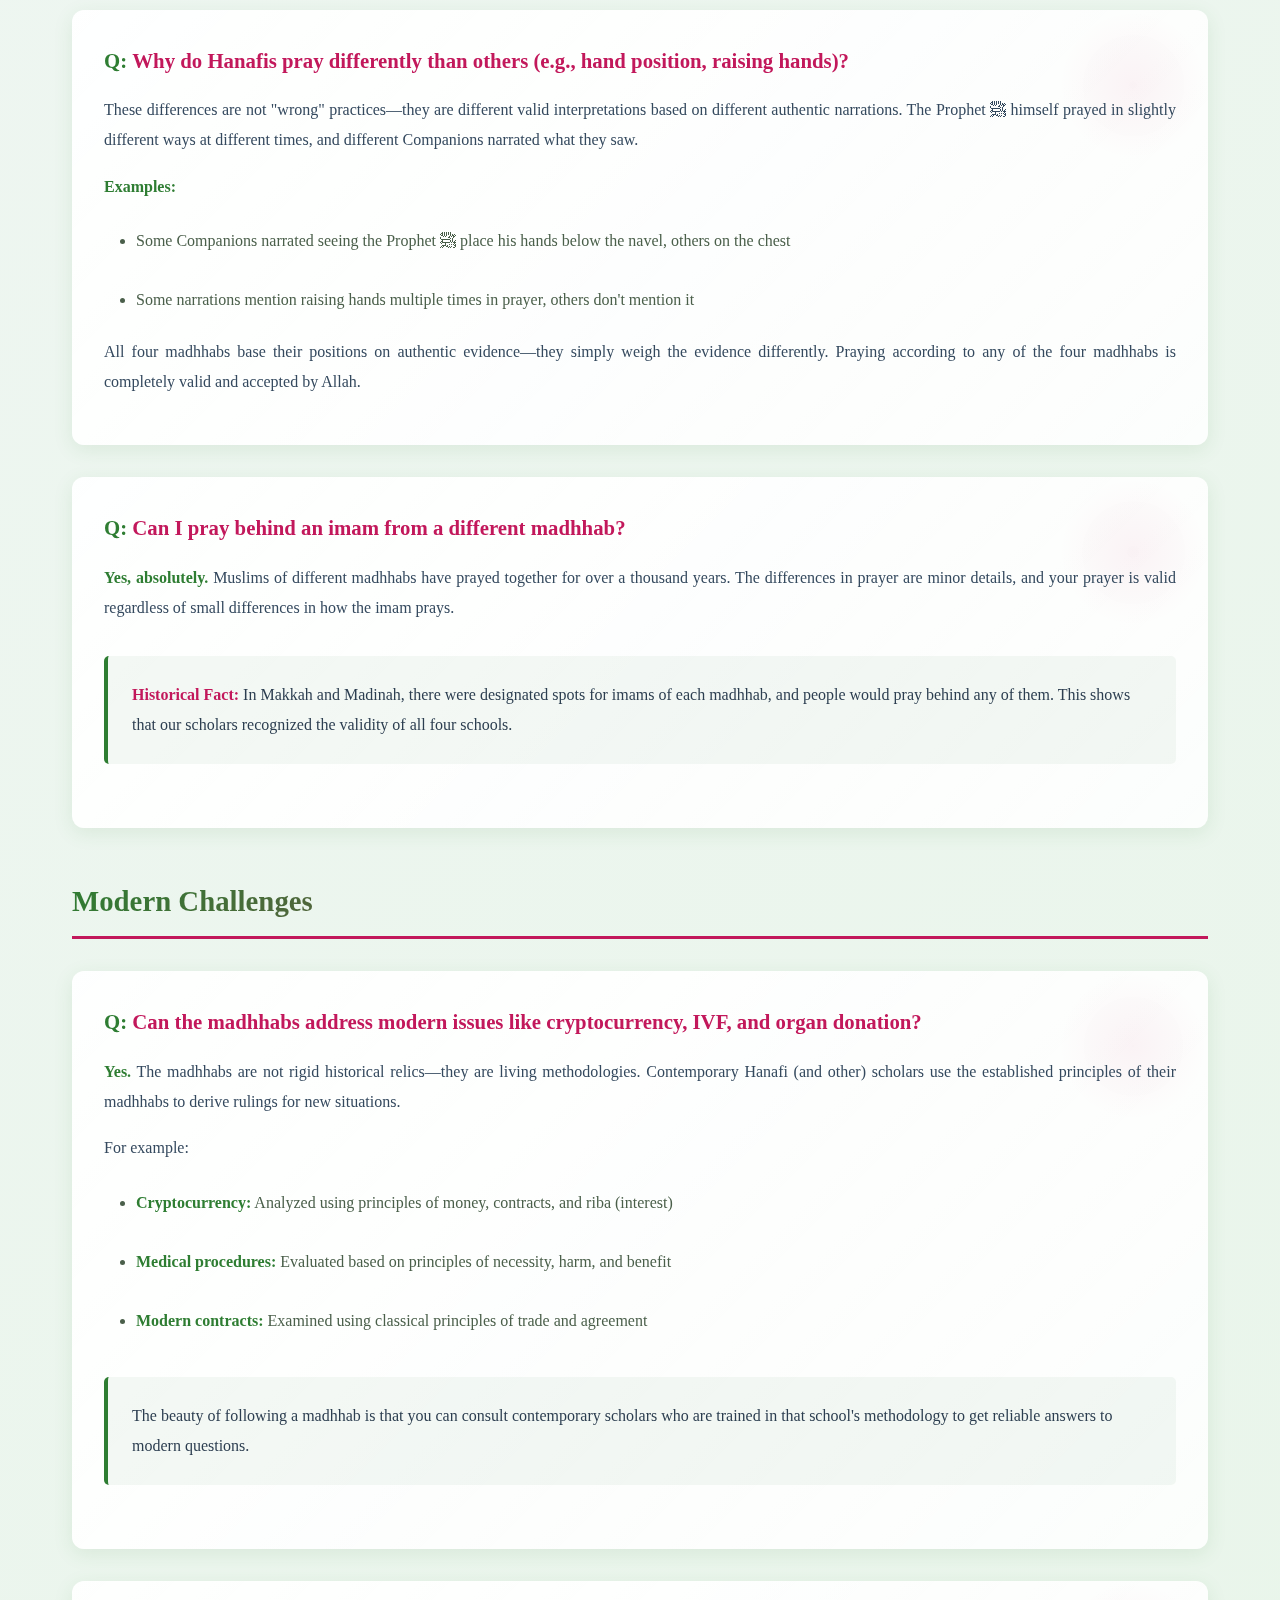
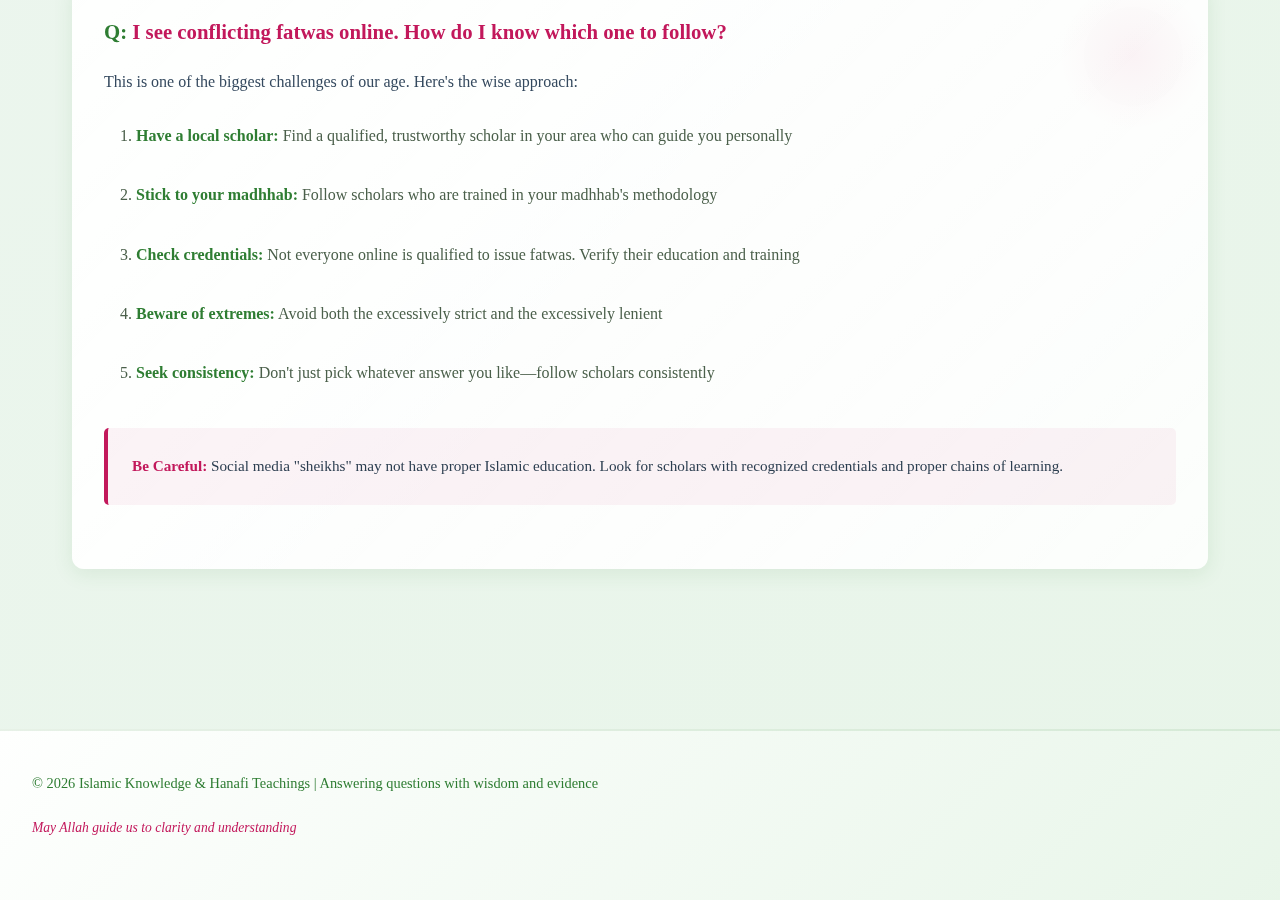
<file: questions.html>
<!DOCTYPE html>
<html lang="en">
<head>
    <meta charset="UTF-8">
    <meta name="viewport" content="width=device-width, initial-scale=1.0">
    <title>Common Questions - Islamic Knowledge & Hanafi Teachings</title>
    
    <link rel="stylesheet" href="style.css">
</head>
<body>

    <!-- UNDER DEVELOPMENT NOTICE - Add this right after opening <body> tag -->
<div style="background: linear-gradient(135deg, #fff3e0 0%, #ffe0b2 100%); border-bottom: 3px solid #f57c00; padding: 1rem 2rem; text-align: center; position: relative; z-index: 200;">
    <p style="margin: 0; color: #e65100; font-size: 1rem; font-weight: 600;">
        ⚠️ This website is currently under development. Many links and features are not yet working. إن شاء الله (Insha'Allah), it will be completed soon. جزاكم الله خيرا (JazakAllahu Khairan) for your patience.
    </p>
</div>

    <div class="noor-container" id="noorContainer"></div>

    <header>
        <nav>
            <div class="logo-section">
                <a href="index.html" class="site-title">Islamic Knowledge & Hanafi Teachings</a>
                <div class="site-subtitle">Clarity, Authenticity, Humility</div>
            </div>
            <ul>
                <li><a href="index.html">Home</a></li>
                <li><a href="about.html">About</a></li>
                <li><a href="books.html">Books</a></li>
                <li><a href="articles.html">Articles</a></li>
                <li><a href="hanafi.html">Hanafi Madhhab</a></li>
                <li><a href="ahmadrazakhan.html">Ahmad Raza Khan</a></li>
                <li><a href="questions.html">Questions</a></li>
                <li><a href="resources.html">Resources</a></li>
                <li><a href="additionalResources.html">Additional Useful Links & Resources</a></li>
                <li><a href="contact.html">Contact</a></li>
                
            </ul>
        </nav>
    </header>

    <div class="container">
        <div class="page-header">
            <h1>Common Questions</h1>
            <p>Clear answers to frequently asked questions about Islam and the Hanafi madhhab</p>
        </div>

        <div class="intro-text">
            <p>Many Muslims today have sincere questions about their faith. This page addresses common doubts and confusions with respect, clarity, and evidence from the Qur'an and Sunnah.</p>
            <p>Remember: asking questions is a sign of seeking knowledge. There is no shame in not knowing—only in refusing to learn.</p>
        </div>

        <!-- CATEGORY 1: Faith and Belief -->
        <div class="category-section">
            <h2 class="category-title">Faith & Belief</h2>

            <div class="qa-item">
                <div class="question">What makes someone a Muslim?</div>
                <div class="answer">
                    <p>A person becomes a Muslim by sincerely believing and declaring the Shahadah (testimony of faith): "Ash-hadu an la ilaha illa Allah, wa ash-hadu anna Muhammadan rasul Allah" (I testify that there is no god but Allah, and I testify that Muhammad is the Messenger of Allah).</p>
                    <p><strong>This means:</strong> Believing with your heart and confirming with your tongue that Allah is the only God worthy of worship, and that Prophet Muhammad ﷺ is His final messenger to all humanity.</p>
                    <div class="note-box">
                        <strong>Important:</strong> Being Muslim also requires accepting everything that is known to be an essential part of Islam, such as the five pillars, belief in all the prophets, the Day of Judgment, and so on.
                    </div>
                </div>
            </div>

            <div class="qa-item">
                <div class="question">Can a Muslim have doubts about their faith?</div>
                <div class="answer">
                    <p>It is normal for humans to experience fleeting doubts or questions—this is part of being tested in this life. What matters is how you respond to these doubts.</p>
                    <p><strong>The right approach:</strong> Seek knowledge from qualified scholars, make du'a to Allah for firmness in faith, and don't dwell on whispers from Shaytan. The Companions themselves experienced such whispers and asked the Prophet ﷺ about them, and he reassured them that recognizing these as evil whispers is itself a sign of faith.</p>
                    <div class="note-box">
                        "The people came to the Prophet ﷺ and said, 'We find in ourselves thoughts that are too terrible to speak about.' He said, 'Do you really find that?' They said, 'Yes.' He said, 'That is clear faith.'" (Sahih Muslim)
                    </div>
                </div>
            </div>
        </div>

        <!-- CATEGORY 2: Following a Madhhab -->
        <div class="category-section">
            <h2 class="category-title">Following a Madhhab vs. "Following Only Quran & Sunnah"</h2>

            <div class="qa-item">
                <div class="question">Someone told me I should "follow only Quran and Sunnah, not a madhhab." How do I respond?</div>
                <div class="answer">
                    <p>This statement sounds pious, but it misunderstands what a madhhab is. <strong>Everyone who follows Islam properly IS following the Quran and Sunnah</strong>—the question is: how do we understand them correctly?</p>
                    <p>The madhhabs are not alternatives to the Quran and Sunnah. They are <em>methodologies</em> for understanding and applying the Quran and Sunnah correctly. Following a madhhab means learning from scholars who dedicated their lives to understanding these sources.</p>
                    <div class="note-box">
                        <strong>Analogy:</strong> When you're sick, you go to a doctor because they have expertise in medicine. You don't say, "I'll just read medical books myself." Similarly, in Islamic law, we follow qualified scholars (through the madhhabs) because they have the expertise we lack.
                    </div>
                    <p>The real question is not "Madhhab or Quran/Sunnah?" but rather: "Will I follow scholars who have preserved the correct understanding, or will I rely on my own limited knowledge?"</p>
                </div>
            </div>

            <div class="qa-item">
                <div class="question">Did the Companions follow madhhabs?</div>
                <div class="answer">
                    <p>The Companions lived during the time of the Prophet ﷺ and shortly after, so they learned directly from him or from other Companions. They didn't need madhhabs in the formal sense because they had direct access to authentic knowledge.</p>
                    <p><strong>However:</strong> The Companions themselves had different understandings of certain issues, and later generations of Muslims followed the methodologies of specific Companions. This is the origin of the madhhabs—they systematized and preserved the approaches of the Companions and early scholars.</p>
                    <p>The four madhhabs all trace their methodologies back to the understanding of the Companions and the Tabi'in (the generation after the Companions).</p>
                </div>
            </div>

            <div class="qa-item">
                <div class="question">Is it allowed to switch between madhhabs or pick and choose rulings?</div>
                <div class="answer">
                    <p>For ordinary Muslims, it is not appropriate to "shop around" between madhhabs to find the easiest ruling (called talfiq). This is because:</p>
                    <ul style="margin-left: 2rem;">
                        <li>Rulings within a madhhab form a consistent whole based on certain principles</li>
                        <li>Picking the easiest opinion from each school can lead to following desires rather than truth</li>
                        <li>It can result in contradictory practices that no scholar would approve of</li>
                    </ul>
                    <p><strong>That said:</strong> In cases of genuine need or difficulty, a person may consult scholars and follow a different opinion temporarily. But this should be done under the guidance of qualified teachers, not by personal preference.</p>
                    <div class="warning-box">
                        <strong>Warning:</strong> Always seek guidance from a qualified scholar before deviating from your madhhab, especially in matters of worship.
                    </div>
                </div>
            </div>
        </div>

        <!-- CATEGORY 3: Hadith and Authority -->
        <div class="category-section">
            <h2 class="category-title">Hadith & Authority</h2>

            <div class="qa-item">
                <div class="question">If there's a hadith about something, why don't Hanafis always follow it?</div>
                <div class="answer">
                    <p>This is a common misunderstanding. Hanafi scholars DO follow authentic hadith—but they have strict standards for authentication and understanding. Here are some reasons a particular hadith might not be acted upon:</p>
                    <ul style="margin-left: 2rem;">
                        <li><strong>Chain of narration:</strong> The hadith may not meet Hanafi standards of authenticity in its chain</li>
                        <li><strong>Contradicting stronger evidence:</strong> There may be a more authentic hadith or clearer verse of Quran that takes precedence</li>
                        <li><strong>Practice of Companions:</strong> If the Companions understood the hadith differently or practiced differently, that interpretation is followed</li>
                        <li><strong>Apparent vs. real meaning:</strong> The hadith may have a deeper meaning that requires expert interpretation</li>
                    </ul>
                    <p>Remember: hadith science is incredibly complex. What seems straightforward to us may have layers of context and interpretation that scholars have studied for centuries.</p>
                </div>
            </div>

            <div class="qa-item">
                <div class="question">What if a hadith seems clear but my madhhab says something different?</div>
                <div class="answer">
                    <p>First, understand that you likely don't have the full picture. A hadith that seems "clear" to a beginner may have:</p>
                    <ul style="margin-left: 2rem;">
                        <li>Questions about its authenticity</li>
                        <li>Another hadith that adds important context</li>
                        <li>An interpretation known to the Companions that isn't immediately obvious</li>
                        <li>Conditions or exceptions that aren't mentioned in that particular narration</li>
                    </ul>
                    <p><strong>The wise approach:</strong> Trust the scholars of your madhhab who have spent decades studying these matters. If you have sincere questions, consult a qualified teacher who can explain the reasoning.</p>
                    <div class="note-box">
                        Don't assume you know better than Imam Abu Hanifa, Imam Malik, Imam Shafi'i, or Imam Ahmad. These were giants of knowledge who memorized thousands of hadiths and dedicated their lives to understanding Islam.
                    </div>
                </div>
            </div>
        </div>

        <!-- CATEGORY 4: Prayer and Worship -->
        <div class="category-section">
            <h2 class="category-title">Prayer & Worship</h2>

            <div class="qa-item">
                <div class="question">Why do Hanafis pray differently than others (e.g., hand position, raising hands)?</div>
                <div class="answer">
                    <p>These differences are not "wrong" practices—they are different valid interpretations based on different authentic narrations. The Prophet ﷺ himself prayed in slightly different ways at different times, and different Companions narrated what they saw.</p>
                    <p><strong>Examples:</strong></p>
                    <ul style="margin-left: 2rem;">
                        <li>Some Companions narrated seeing the Prophet ﷺ place his hands below the navel, others on the chest</li>
                        <li>Some narrations mention raising hands multiple times in prayer, others don't mention it</li>
                    </ul>
                    <p>All four madhhabs base their positions on authentic evidence—they simply weigh the evidence differently. Praying according to any of the four madhhabs is completely valid and accepted by Allah.</p>
                </div>
            </div>

            <div class="qa-item">
                <div class="question">Can I pray behind an imam from a different madhhab?</div>
                <div class="answer">
                    <p><strong>Yes, absolutely.</strong> Muslims of different madhhabs have prayed together for over a thousand years. The differences in prayer are minor details, and your prayer is valid regardless of small differences in how the imam prays.</p>
                    <div class="note-box">
                        <strong>Historical Fact:</strong> In Makkah and Madinah, there were designated spots for imams of each madhhab, and people would pray behind any of them. This shows that our scholars recognized the validity of all four schools.
                    </div>
                </div>
            </div>
        </div>

        <!-- CATEGORY 5: Modern Challenges -->
        <div class="category-section">
            <h2 class="category-title">Modern Challenges</h2>

            <div class="qa-item">
                <div class="question">Can the madhhabs address modern issues like cryptocurrency, IVF, and organ donation?</div>
                <div class="answer">
                    <p><strong>Yes.</strong> The madhhabs are not rigid historical relics—they are living methodologies. Contemporary Hanafi (and other) scholars use the established principles of their madhhabs to derive rulings for new situations.</p>
                    <p>For example:</p>
                    <ul style="margin-left: 2rem;">
                        <li><strong>Cryptocurrency:</strong> Analyzed using principles of money, contracts, and riba (interest)</li>
                        <li><strong>Medical procedures:</strong> Evaluated based on principles of necessity, harm, and benefit</li>
                        <li><strong>Modern contracts:</strong> Examined using classical principles of trade and agreement</li>
                    </ul>
                    <div class="note-box">
                        The beauty of following a madhhab is that you can consult contemporary scholars who are trained in that school's methodology to get reliable answers to modern questions.
                    </div>
                </div>
            </div>

            <div class="qa-item">
                <div class="question">I see conflicting fatwas online. How do I know which one to follow?</div>
                <div class="answer">
                    <p>This is one of the biggest challenges of our age. Here's the wise approach:</p>
                    <ol style="margin-left: 2rem;">
                        <li><strong>Have a local scholar:</strong> Find a qualified, trustworthy scholar in your area who can guide you personally</li>
                        <li><strong>Stick to your madhhab:</strong> Follow scholars who are trained in your madhhab's methodology</li>
                        <li><strong>Check credentials:</strong> Not everyone online is qualified to issue fatwas. Verify their education and training</li>
                        <li><strong>Beware of extremes:</strong> Avoid both the excessively strict and the excessively lenient</li>
                        <li><strong>Seek consistency:</strong> Don't just pick whatever answer you like—follow scholars consistently</li>
                    </ol>
                    <div class="warning-box">
                        <strong>Be Careful:</strong> Social media "sheikhs" may not have proper Islamic education. Look for scholars with recognized credentials and proper chains of learning.
                    </div>
                </div>
            </div>
        </div>

    </div>

    <footer>
        <p>© 2026 Islamic Knowledge & Hanafi Teachings | Answering questions with wisdom and evidence</p>
        <p style="margin-top: 0.5rem; font-size: 0.85rem; color: #c2185b; font-style: italic;">May Allah guide us to clarity and understanding</p>
    </footer>

    <script>
        const noorContainer = document.getElementById('noorContainer');
        
        function createLightRay() {
            const ray = document.createElement('div');
            ray.className = 'light-ray';
            ray.style.left = Math.random() * 100 + '%';
            ray.style.animationDelay = Math.random() * 5 + 's';
            ray.style.animationDuration = (Math.random() * 4 + 6) + 's';
            noorContainer.appendChild(ray);
            setTimeout(() => ray.remove(), 10000);
        }
        
        setInterval(createLightRay, 1500);
        for(let i = 0; i < 5; i++) {
            setTimeout(createLightRay, i * 500);
        }
    </script>
</body>

</html>
</file>
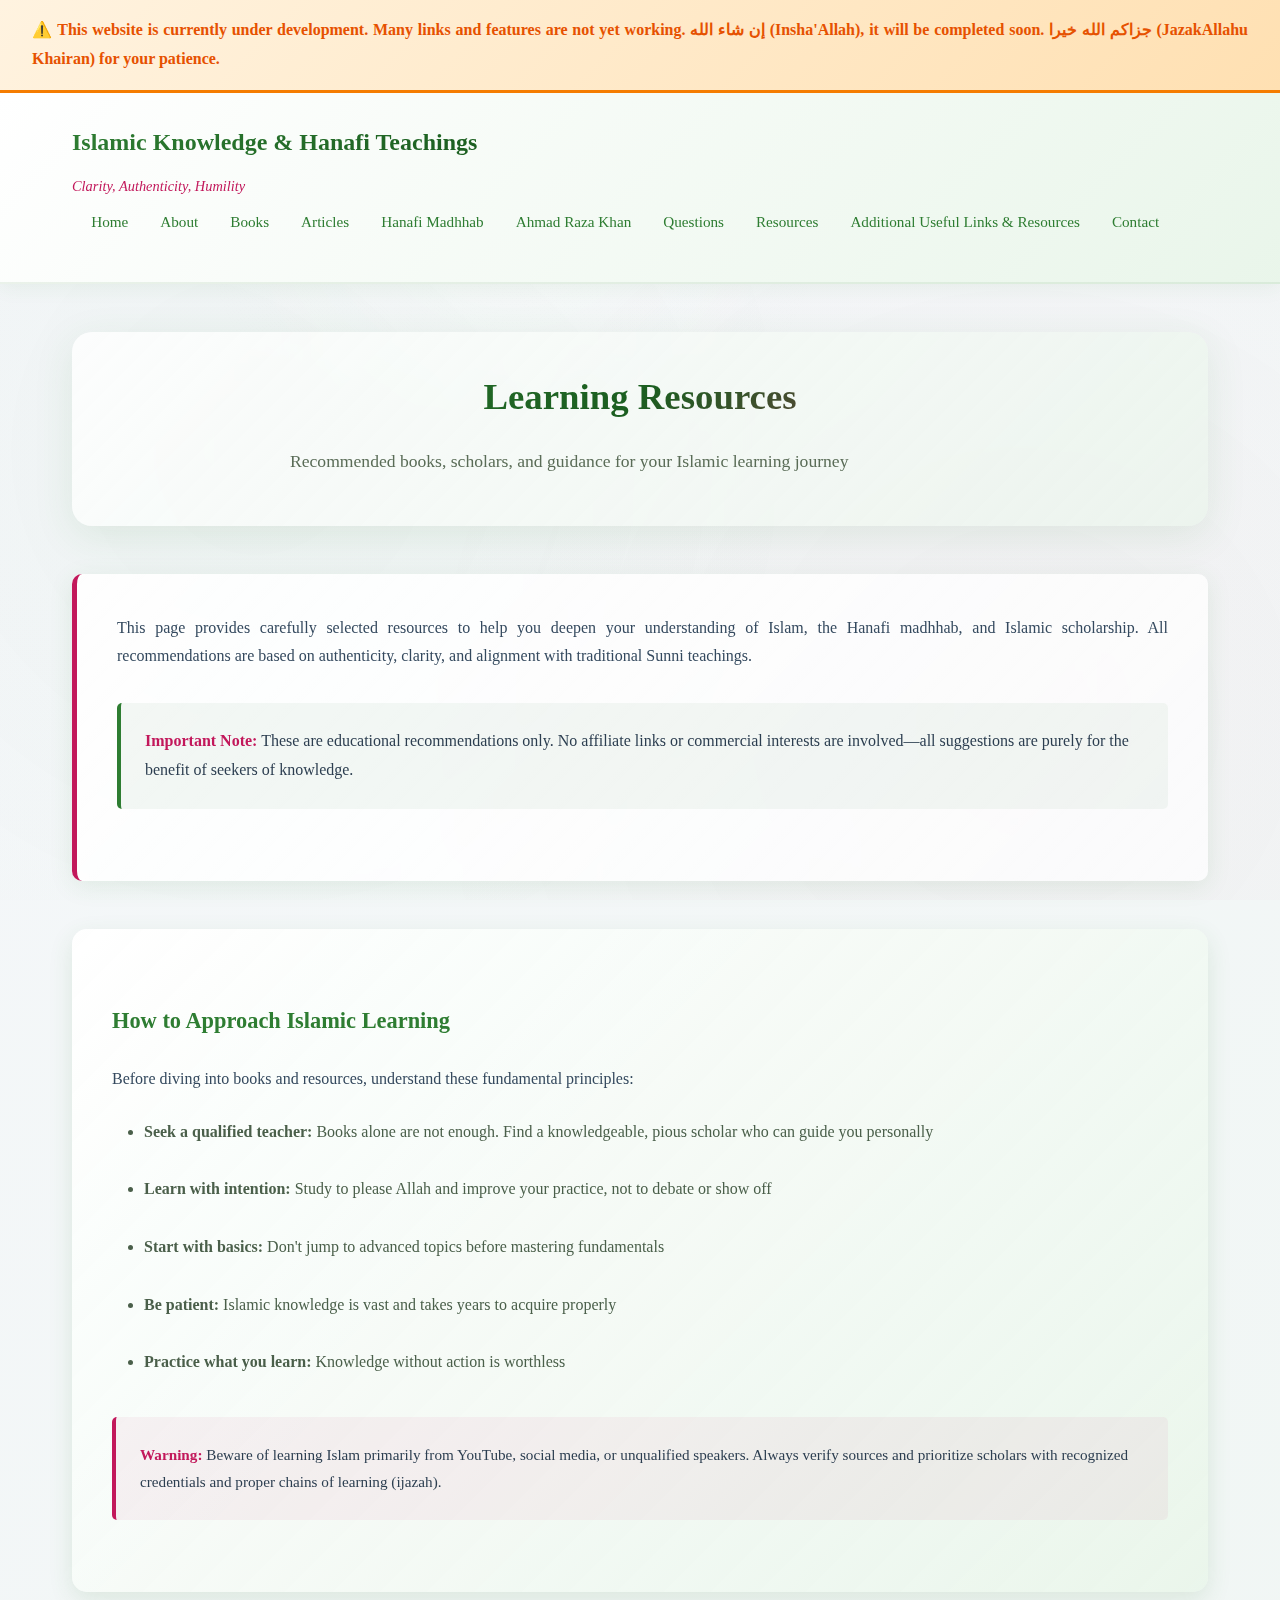
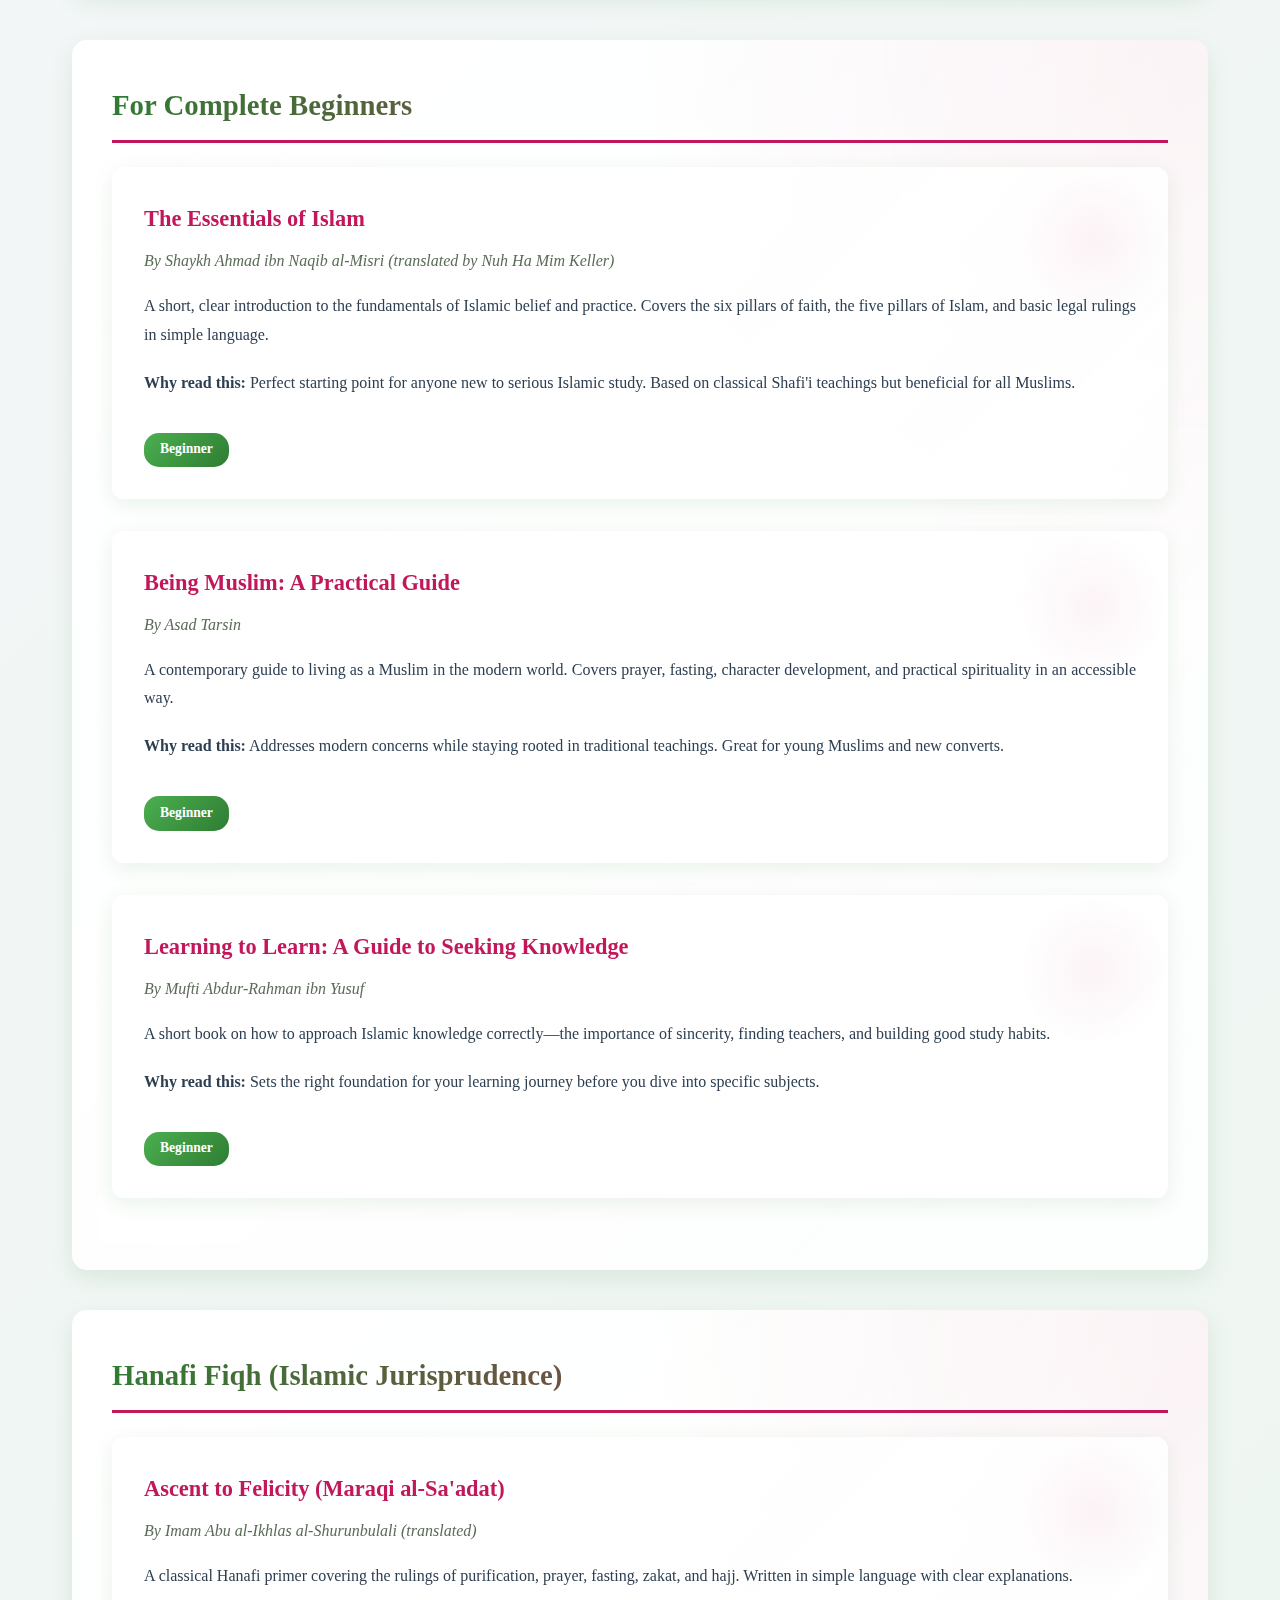
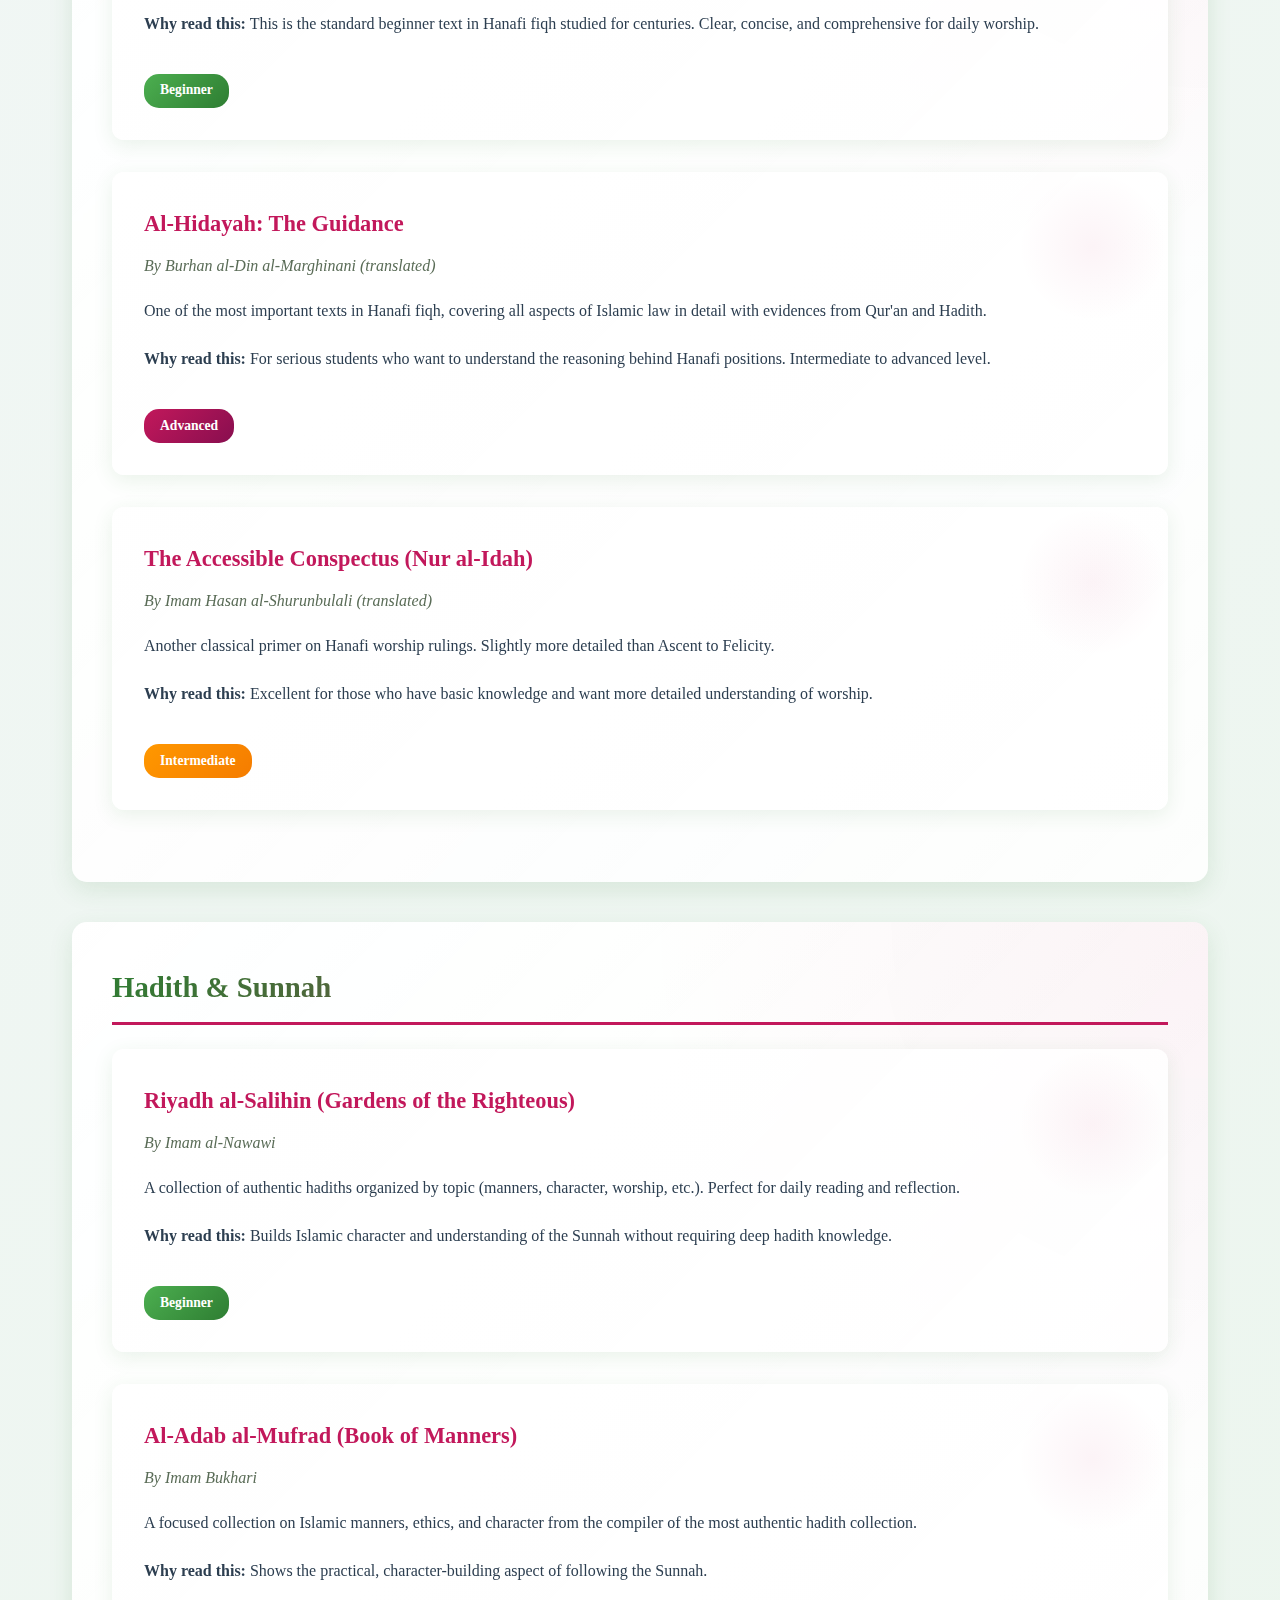
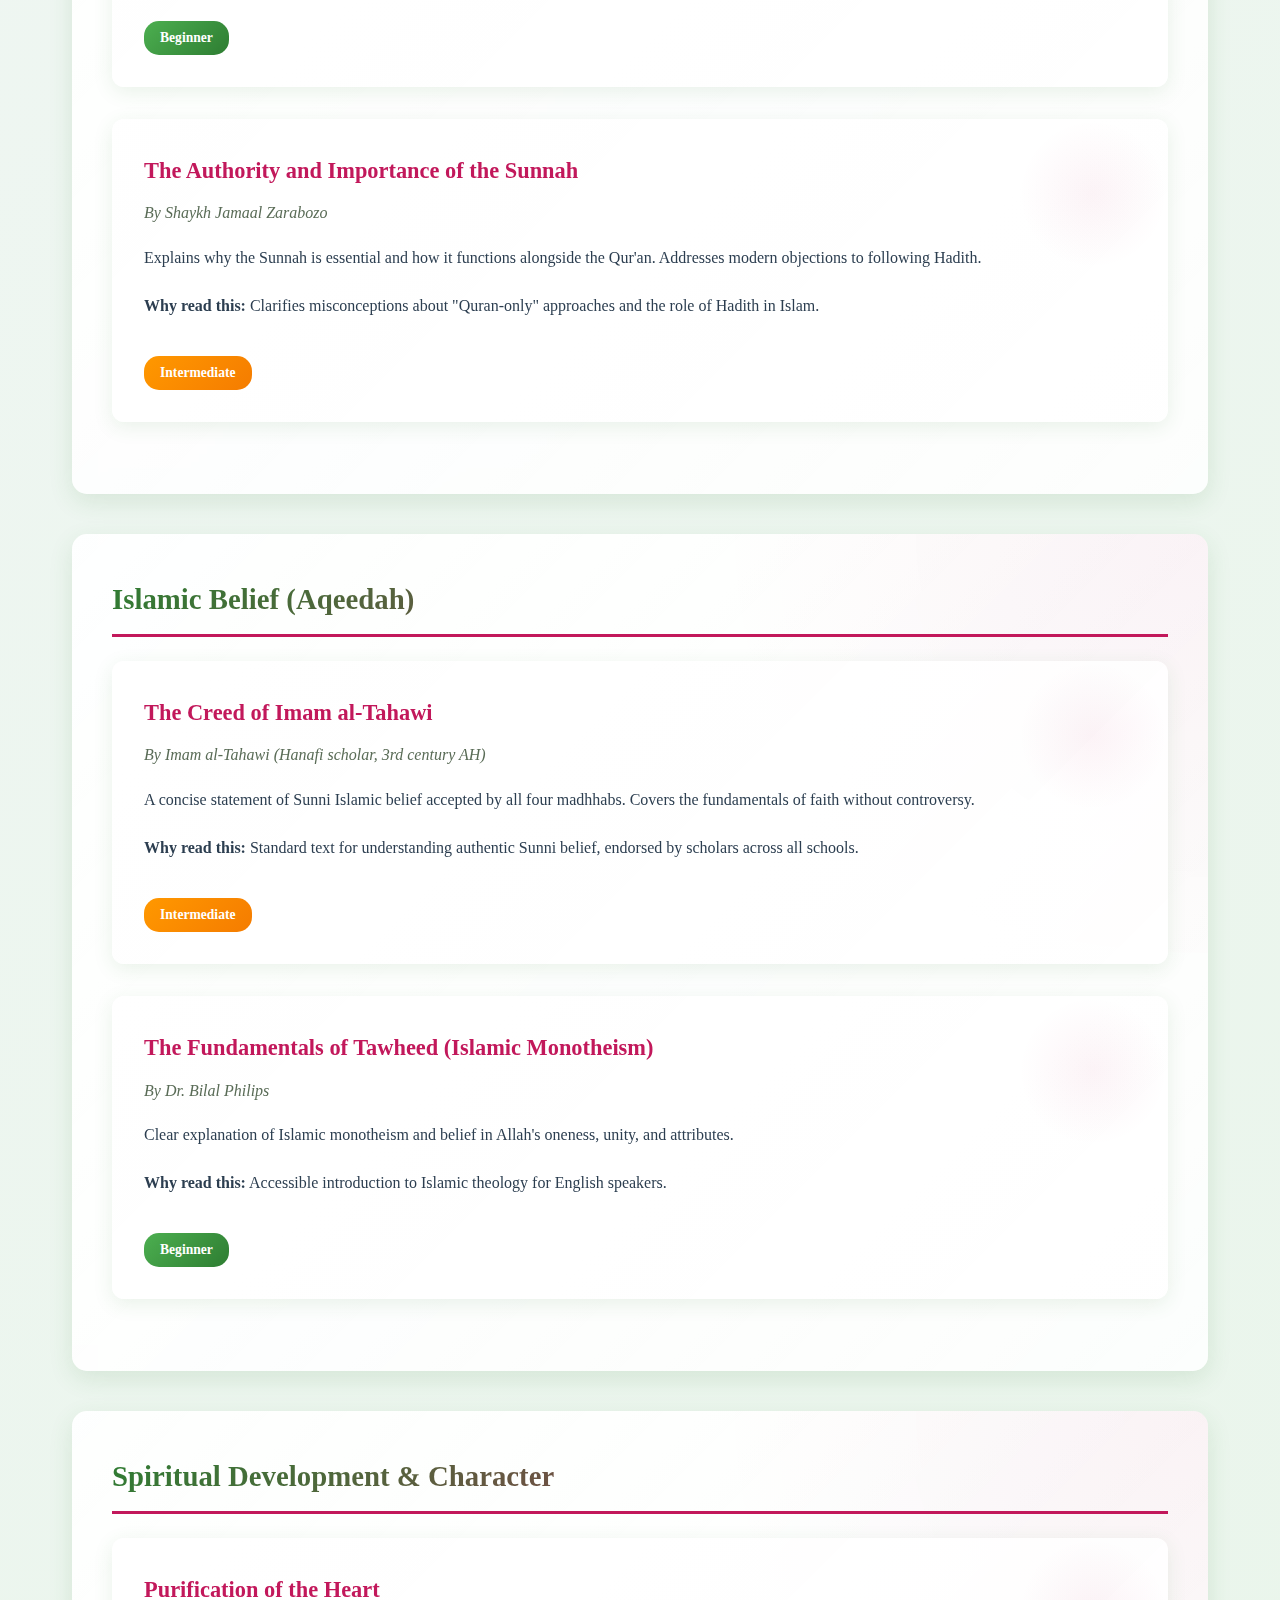
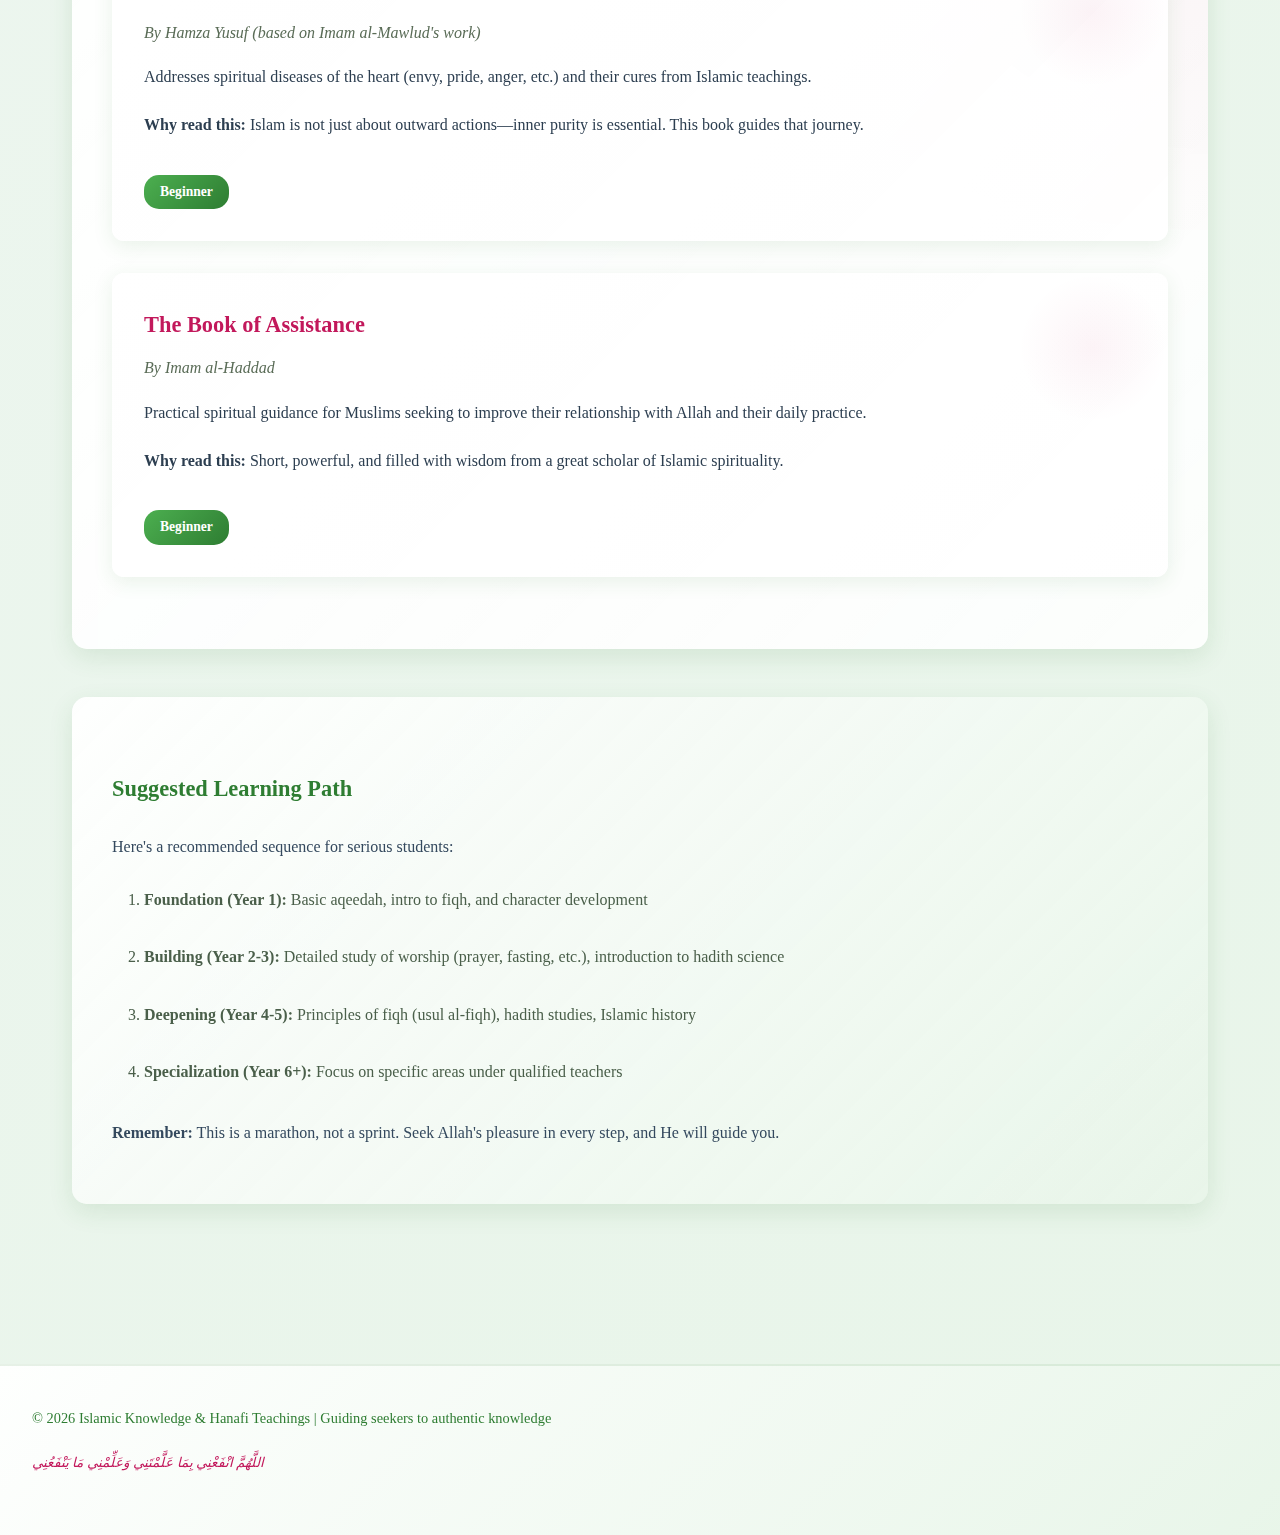
<file: resources.html>
<!DOCTYPE html>
<html lang="en">
<head>
    <meta charset="UTF-8">
    <meta name="viewport" content="width=device-width, initial-scale=1.0">
    <title>Resources - Islamic Knowledge & Hanafi Teachings</title>
    <link rel="stylesheet" href="style.css">
</head>
<body>

    <!-- UNDER DEVELOPMENT NOTICE - Add this right after opening <body> tag -->
<div style="background: linear-gradient(135deg, #fff3e0 0%, #ffe0b2 100%); border-bottom: 3px solid #f57c00; padding: 1rem 2rem; text-align: center; position: relative; z-index: 200;">
    <p style="margin: 0; color: #e65100; font-size: 1rem; font-weight: 600;">
        ⚠️ This website is currently under development. Many links and features are not yet working. إن شاء الله (Insha'Allah), it will be completed soon. جزاكم الله خيرا (JazakAllahu Khairan) for your patience.
    </p>
</div>

    <div class="noor-container" id="noorContainer"></div>

    <header>
        <nav>
            <div class="logo-section">
                <a href="index.html" class="site-title">Islamic Knowledge & Hanafi Teachings</a>
                <div class="site-subtitle">Clarity, Authenticity, Humility</div>
            </div>
            <ul>
                <li><a href="index.html">Home</a></li>
                <li><a href="about.html">About</a></li>
                <li><a href="books.html">Books</a></li>
                <li><a href="articles.html">Articles</a></li>
                <li><a href="hanafi.html">Hanafi Madhhab</a></li>
                <li><a href="ahmadrazakhan.html">Ahmad Raza Khan</a></li>
                <li><a href="questions.html">Questions</a></li>
                <li><a href="resources.html">Resources</a></li>
                <li><a href="additionalResources.html">Additional Useful Links & Resources</a></li>
                <li><a href="contact.html">Contact</a></li>
                
            </ul>
        </nav>
    </header>

    <div class="container">
        <div class="page-header">
            <h1>Learning Resources</h1>
            <p>Recommended books, scholars, and guidance for your Islamic learning journey</p>
        </div>

        <div class="intro-text">
            <p>This page provides carefully selected resources to help you deepen your understanding of Islam, the Hanafi madhhab, and Islamic scholarship. All recommendations are based on authenticity, clarity, and alignment with traditional Sunni teachings.</p>
            <div class="note-box">
                <strong>Important Note:</strong> These are educational recommendations only. No affiliate links or commercial interests are involved—all suggestions are purely for the benefit of seekers of knowledge.
            </div>
        </div>

        <!-- GUIDANCE SECTION -->
        <div class="guidance-section">
            <h3>How to Approach Islamic Learning</h3>
            <p>Before diving into books and resources, understand these fundamental principles:</p>
            <ul>
                <li><strong>Seek a qualified teacher:</strong> Books alone are not enough. Find a knowledgeable, pious scholar who can guide you personally</li>
                <li><strong>Learn with intention:</strong> Study to please Allah and improve your practice, not to debate or show off</li>
                <li><strong>Start with basics:</strong> Don't jump to advanced topics before mastering fundamentals</li>
                <li><strong>Be patient:</strong> Islamic knowledge is vast and takes years to acquire properly</li>
                <li><strong>Practice what you learn:</strong> Knowledge without action is worthless</li>
            </ul>

            <div class="warning-box">
                <strong>Warning:</strong> Beware of learning Islam primarily from YouTube, social media, or unqualified speakers. Always verify sources and prioritize scholars with recognized credentials and proper chains of learning (ijazah).
            </div>
        </div>

        <!-- SECTION 1: For Complete Beginners -->
        <div class="section">
            <h2 class="section-title">For Complete Beginners</h2>

            <div class="resource-card">
                <div class="resource-title">The Essentials of Islam</div>
                <div class="resource-author">By Shaykh Ahmad ibn Naqib al-Misri (translated by Nuh Ha Mim Keller)</div>
                <div class="resource-description">
                    <p>A short, clear introduction to the fundamentals of Islamic belief and practice. Covers the six pillars of faith, the five pillars of Islam, and basic legal rulings in simple language.</p>
                    <p><strong>Why read this:</strong> Perfect starting point for anyone new to serious Islamic study. Based on classical Shafi'i teachings but beneficial for all Muslims.</p>
                </div>
                <span class="resource-level level-beginner">Beginner</span>
            </div>

            <div class="resource-card">
                <div class="resource-title">Being Muslim: A Practical Guide</div>
                <div class="resource-author">By Asad Tarsin</div>
                <div class="resource-description">
                    <p>A contemporary guide to living as a Muslim in the modern world. Covers prayer, fasting, character development, and practical spirituality in an accessible way.</p>
                    <p><strong>Why read this:</strong> Addresses modern concerns while staying rooted in traditional teachings. Great for young Muslims and new converts.</p>
                </div>
                <span class="resource-level level-beginner">Beginner</span>
            </div>

            <div class="resource-card">
                <div class="resource-title">Learning to Learn: A Guide to Seeking Knowledge</div>
                <div class="resource-author">By Mufti Abdur-Rahman ibn Yusuf</div>
                <div class="resource-description">
                    <p>A short book on how to approach Islamic knowledge correctly—the importance of sincerity, finding teachers, and building good study habits.</p>
                    <p><strong>Why read this:</strong> Sets the right foundation for your learning journey before you dive into specific subjects.</p>
                </div>
                <span class="resource-level level-beginner">Beginner</span>
            </div>
        </div>

        <!-- SECTION 2: Hanafi Fiqh -->
        <div class="section">
            <h2 class="section-title">Hanafi Fiqh (Islamic Jurisprudence)</h2>

            <div class="resource-card">
                <div class="resource-title">Ascent to Felicity (Maraqi al-Sa'adat)</div>
                <div class="resource-author">By Imam Abu al-Ikhlas al-Shurunbulali (translated)</div>
                <div class="resource-description">
                    <p>A classical Hanafi primer covering the rulings of purification, prayer, fasting, zakat, and hajj. Written in simple language with clear explanations.</p>
                    <p><strong>Why read this:</strong> This is the standard beginner text in Hanafi fiqh studied for centuries. Clear, concise, and comprehensive for daily worship.</p>
                </div>
                <span class="resource-level level-beginner">Beginner</span>
            </div>

            <div class="resource-card">
                <div class="resource-title">Al-Hidayah: The Guidance</div>
                <div class="resource-author">By Burhan al-Din al-Marghinani (translated)</div>
                <div class="resource-description">
                    <p>One of the most important texts in Hanafi fiqh, covering all aspects of Islamic law in detail with evidences from Qur'an and Hadith.</p>
                    <p><strong>Why read this:</strong> For serious students who want to understand the reasoning behind Hanafi positions. Intermediate to advanced level.</p>
                </div>
                <span class="resource-level level-advanced">Advanced</span>
            </div>

            <div class="resource-card">
                <div class="resource-title">The Accessible Conspectus (Nur al-Idah)</div>
                <div class="resource-author">By Imam Hasan al-Shurunbulali (translated)</div>
                <div class="resource-description">
                    <p>Another classical primer on Hanafi worship rulings. Slightly more detailed than Ascent to Felicity.</p>
                    <p><strong>Why read this:</strong> Excellent for those who have basic knowledge and want more detailed understanding of worship.</p>
                </div>
                <span class="resource-level level-intermediate">Intermediate</span>
            </div>
        </div>

        <!-- SECTION 3: Hadith and Sunnah -->
        <div class="section">
            <h2 class="section-title">Hadith & Sunnah</h2>

            <div class="resource-card">
                <div class="resource-title">Riyadh al-Salihin (Gardens of the Righteous)</div>
                <div class="resource-author">By Imam al-Nawawi</div>
                <div class="resource-description">
                    <p>A collection of authentic hadiths organized by topic (manners, character, worship, etc.). Perfect for daily reading and reflection.</p>
                    <p><strong>Why read this:</strong> Builds Islamic character and understanding of the Sunnah without requiring deep hadith knowledge.</p>
                </div>
                <span class="resource-level level-beginner">Beginner</span>
            </div>

            <div class="resource-card">
                <div class="resource-title">Al-Adab al-Mufrad (Book of Manners)</div>
                <div class="resource-author">By Imam Bukhari</div>
                <div class="resource-description">
                    <p>A focused collection on Islamic manners, ethics, and character from the compiler of the most authentic hadith collection.</p>
                    <p><strong>Why read this:</strong> Shows the practical, character-building aspect of following the Sunnah.</p>
                </div>
                <span class="resource-level level-beginner">Beginner</span>
            </div>

            <div class="resource-card">
                <div class="resource-title">The Authority and Importance of the Sunnah</div>
                <div class="resource-author">By Shaykh Jamaal Zarabozo</div>
                <div class="resource-description">
                    <p>Explains why the Sunnah is essential and how it functions alongside the Qur'an. Addresses modern objections to following Hadith.</p>
                    <p><strong>Why read this:</strong> Clarifies misconceptions about "Quran-only" approaches and the role of Hadith in Islam.</p>
                </div>
                <span class="resource-level level-intermediate">Intermediate</span>
            </div>
        </div>

        <!-- SECTION 4: Islamic Belief (Aqeedah) -->
        <div class="section">
            <h2 class="section-title">Islamic Belief (Aqeedah)</h2>

            <div class="resource-card">
                <div class="resource-title">The Creed of Imam al-Tahawi</div>
                <div class="resource-author">By Imam al-Tahawi (Hanafi scholar, 3rd century AH)</div>
                <div class="resource-description">
                    <p>A concise statement of Sunni Islamic belief accepted by all four madhhabs. Covers the fundamentals of faith without controversy.</p>
                    <p><strong>Why read this:</strong> Standard text for understanding authentic Sunni belief, endorsed by scholars across all schools.</p>
                </div>
                <span class="resource-level level-intermediate">Intermediate</span>
            </div>

            <div class="resource-card">
                <div class="resource-title">The Fundamentals of Tawheed (Islamic Monotheism)</div>
                <div class="resource-author">By Dr. Bilal Philips</div>
                <div class="resource-description">
                    <p>Clear explanation of Islamic monotheism and belief in Allah's oneness, unity, and attributes.</p>
                    <p><strong>Why read this:</strong> Accessible introduction to Islamic theology for English speakers.</p>
                </div>
                <span class="resource-level level-beginner">Beginner</span>
            </div>
        </div>

        <!-- SECTION 5: Spiritual Development -->
        <div class="section">
            <h2 class="section-title">Spiritual Development & Character</h2>

            <div class="resource-card">
                <div class="resource-title">Purification of the Heart</div>
                <div class="resource-author">By Hamza Yusuf (based on Imam al-Mawlud's work)</div>
                <div class="resource-description">
                    <p>Addresses spiritual diseases of the heart (envy, pride, anger, etc.) and their cures from Islamic teachings.</p>
                    <p><strong>Why read this:</strong> Islam is not just about outward actions—inner purity is essential. This book guides that journey.</p>
                </div>
                <span class="resource-level level-beginner">Beginner</span>
            </div>

            <div class="resource-card">
                <div class="resource-title">The Book of Assistance</div>
                <div class="resource-author">By Imam al-Haddad</div>
                <div class="resource-description">
                    <p>Practical spiritual guidance for Muslims seeking to improve their relationship with Allah and their daily practice.</p>
                    <p><strong>Why read this:</strong> Short, powerful, and filled with wisdom from a great scholar of Islamic spirituality.</p>
                </div>
                <span class="resource-level level-beginner">Beginner</span>
            </div>
        </div>

        <!-- LEARNING PATH GUIDANCE -->
        <div class="guidance-section">
            <h3>Suggested Learning Path</h3>
            <p>Here's a recommended sequence for serious students:</p>
            <ol style="margin-left: 2rem;">
                <li><strong>Foundation (Year 1):</strong> Basic aqeedah, intro to fiqh, and character development</li>
                <li><strong>Building (Year 2-3):</strong> Detailed study of worship (prayer, fasting, etc.), introduction to hadith science</li>
                <li><strong>Deepening (Year 4-5):</strong> Principles of fiqh (usul al-fiqh), hadith studies, Islamic history</li>
                <li><strong>Specialization (Year 6+):</strong> Focus on specific areas under qualified teachers</li>
            </ol>
            <p style="margin-top: 1.5rem;"><strong>Remember:</strong> This is a marathon, not a sprint. Seek Allah's pleasure in every step, and He will guide you.</p>
        </div>

    </div>

    <footer>
        <p>© 2026 Islamic Knowledge & Hanafi Teachings | Guiding seekers to authentic knowledge</p>
        <p style="margin-top: 0.5rem; font-size: 0.85rem; color: #c2185b; font-style: italic;">اللَّهُمَّ انْفَعْنِي بِمَا عَلَّمْتَنِي وَعَلِّمْنِي مَا يَنْفَعُنِي</p>
    </footer>

    <script>
        const noorContainer = document.getElementById('noorContainer');
        
        function createLightRay() {
            const ray = document.createElement('div');
            ray.className = 'light-ray';
            ray.style.left = Math.random() * 100 + '%';
            ray.style.animationDelay = Math.random() * 5 + 's';
            ray.style.animationDuration = (Math.random() * 4 + 6) + 's';
            noorContainer.appendChild(ray);
            setTimeout(() => ray.remove(), 10000);
        }
        
        setInterval(createLightRay, 1500);
        for(let i = 0; i < 5; i++) {
            setTimeout(createLightRay, i * 500);
        }
    </script>
</body>
</html>
</file>
<file: style.css>
/* ========================================
   ISLAMIC WEBSITE - CONSOLIDATED STYLES
   ======================================== */

/* ========================================
   RESET & BASE STYLES
   ======================================== */
* {
    margin: 0;
    padding: 0;
    box-sizing: border-box;
}

body {
    font-family: 'Georgia', 'Baskerville', serif;
    line-height: 1.8;
    color: #2c3e50;
    background: linear-gradient(135deg, #f5f7fa 0%, #e8f5e9 100%);
    position: relative;
    overflow-x: hidden;
}

/* Background Pattern */
body::before {
    content: '';
    position: fixed;
    top: 0;
    left: 0;
    width: 100%;
    height: 100%;
    background-image: 
        radial-gradient(circle at 20% 50%, rgba(46, 125, 50, 0.03) 0%, transparent 50%),
        radial-gradient(circle at 80% 80%, rgba(194, 24, 91, 0.03) 0%, transparent 50%),
        radial-gradient(circle at 40% 20%, rgba(255, 255, 255, 0.4) 0%, transparent 30%);
    pointer-events: none;
    z-index: 0;
}


/* ========================================
   NOOR (LIGHT) EFFECTS
   ======================================== */
.noor-container {
    position: fixed;
    top: 0;
    left: 0;
    width: 100%;
    height: 100%;
    pointer-events: none;
    z-index: 1;
    overflow: hidden;
}

.light-ray {
    position: absolute;
    width: 2px;
    height: 100px;
    background: linear-gradient(to bottom, 
        rgba(255, 255, 255, 0) 0%, 
        rgba(255, 255, 255, 0.6) 50%, 
        rgba(255, 255, 255, 0) 100%);
    animation: fallLight 8s linear infinite;
    opacity: 0;
}

@keyframes fallLight {
    0% {
        transform: translateY(-100px);
        opacity: 0;
    }
    10% {
        opacity: 1;
    }
    90% {
        opacity: 1;
    }
    100% {
        transform: translateY(100vh);
        opacity: 0;
    }
}

.particle {
    position: absolute;
    width: 4px;
    height: 4px;
    background: rgba(255, 255, 255, 0.6);
    border-radius: 50%;
    animation: float 15s infinite ease-in-out;
}

@keyframes float {
    0%, 100% {
        transform: translateY(0) translateX(0);
        opacity: 0;
    }
    10% {
        opacity: 1;
    }
    50% {
        transform: translateY(-100vh) translateX(50px);
        opacity: 0.8;
    }
    90% {
        opacity: 0;
    }
}

@keyframes glow {
    0%, 100% {
        opacity: 0.5;
        transform: translateX(-50%) scale(1);
    }
    50% {
        opacity: 1;
        transform: translateX(-50%) scale(1.2);
    }
}


/* ========================================
   HEADER & NAVIGATION
   ======================================== */
header {
    background: linear-gradient(135deg, rgba(255, 255, 255, 0.95) 0%, rgba(232, 245, 233, 0.95) 100%);
    border-bottom: 2px solid rgba(46, 125, 50, 0.1);
    padding: 1.5rem 0;
    position: relative;
    z-index: 100;
    backdrop-filter: blur(10px);
    box-shadow: 0 2px 20px rgba(46, 125, 50, 0.08);
}

nav {
    max-width: 1200px;
    margin: 0 auto;
    padding: 0 2rem;
    display: flex;
    justify-content: space-between;
    align-items: center;
    flex-wrap: wrap;
}

.logo-section,
.logo-sect {
    display: flex;
    flex-direction: column;
}

.site-title {
    font-size: 1.5rem;
    background: linear-gradient(135deg, #2e7d32 0%, #1b5e20 100%);
    -webkit-background-clip: text;
    -webkit-text-fill-color: transparent;
    background-clip: text;
    font-weight: 600;
    margin-bottom: 0.3rem;
    text-decoration: none;
}

.site-subtitle {
    font-size: 0.9rem;
    color: #c2185b;
    font-style: italic;
}

nav ul {
    list-style: none;
    display: flex;
    gap: 2rem;
    flex-wrap: wrap;
}

nav a {
    text-decoration: none;
    color: #2e7d32;
    font-size: 0.95rem;
    transition: all 0.3s;
    position: relative;
    padding: 0.3rem 0;
}

nav a::after {
    content: '';
    position: absolute;
    bottom: 0;
    left: 0;
    width: 0;
    height: 2px;
    background: linear-gradient(90deg, #2e7d32, #c2185b);
    transition: width 0.3s;
}

nav a:hover::after {
    width: 100%;
}

nav a:hover {
    color: #1b5e20;
}

/* Language Switcher */
.lang-switch {
    display: flex;
    gap: 0.5rem;
    align-items: center;
}

.lang-btn {
    padding: 0.5rem 1rem;
    background: transparent;
    border: 2px solid #2e7d32;
    color: #2e7d32;
    border-radius: 5px;
    cursor: pointer;
    font-weight: 600;
    font-size: 0.9rem;
    transition: all 0.3s;
    font-family: 'Georgia', 'Baskerville', serif;
}

.lang-btn.active {
    background: linear-gradient(135deg, #2e7d32 0%, #1b5e20 100%);
    color: white;
}

.lang-btn:hover {
    background: #2e7d32;
    color: white;
}

/* Hide content based on language */
[lang="ar"] .en-content {
    display: none !important;
}

[lang="en"] .ar-content {
    display: none !important;
}

/* RTL Support for Arabic/Urdu */
[lang="ar"] {
    direction: rtl;
}

[lang="ar"] .container,
[lang="ar"] .welcome,
[lang="ar"] .content-section {
    text-align: right;
}


/* ========================================
   LAYOUT CONTAINERS
   ======================================== */
.container {
    max-width: 1200px;
    margin: 0 auto;
    padding: 3rem 2rem;
    position: relative;
    z-index: 10;
}


/* ========================================
   PAGE HEADERS
   ======================================== */
.hero,
.page-header {
    text-align: center;
    padding: 2rem 0 3rem;
    position: relative;
    background: linear-gradient(135deg, rgba(255, 255, 255, 0.8) 0%, rgba(232, 245, 233, 0.6) 100%);
    border-radius: 20px;
    margin-bottom: 3rem;
    box-shadow: 0 10px 40px rgba(46, 125, 50, 0.1);
    backdrop-filter: blur(10px);
}
.page-header {
    text-align: center;
}
.hero {
    padding: 3rem 0 4rem;
}

.hero::before {
    content: '';
    position: absolute;
    top: -50px;
    left: 50%;
    transform: translateX(-50%);
    width: 150px;
    height: 150px;
    background: radial-gradient(circle, rgba(255, 255, 255, 0.8) 0%, transparent 70%);
    border-radius: 50%;
    animation: glow 3s ease-in-out infinite;
}

.hero h1,
.page-header h1 {
    font-size: 2.3rem;
    background: linear-gradient(135deg, #2e7d32 0%, #1b5e20 50%, #c2185b 100%);
    -webkit-background-clip: text;
    -webkit-text-fill-color: transparent;
    background-clip: text;
    margin-bottom: 1rem;
    font-weight: 600;
    position: relative;
    z-index: 2;
}

.page-header p {
    font-size: 1.1rem;
    color: #5a6c57;
    max-width: 700px;
    margin: 0 auto;
}

.arabic {
    font-size: 1.5rem;
    color: #2e7d32;
    margin: 1.5rem 0;
    font-family: 'Traditional Arabic', 'Scheherazade', serif;
    text-shadow: 0 2px 10px rgba(46, 125, 50, 0.2);
}


/* ========================================
   CONTENT SECTIONS & BOXES
   ======================================== */
.welcome,
.intro-text,
.intro-box,
.intro-section,
.content-section,
.content-box,
.section {
    background: linear-gradient(135deg, rgba(255, 255, 255, 0.9) 0%, rgba(255, 255, 255, 0.7) 100%);
    padding: 2.5rem;
    border-left: 5px solid #c2185b;
    border-radius: 10px;
    margin: 2rem 0;
    box-shadow: 0 5px 25px rgba(46, 125, 50, 0.1);
    backdrop-filter: blur(10px);
    position: relative;
    overflow: hidden;
}

.content-box {
    padding: 3rem;
    margin-bottom: 3rem;
    border-radius: 15px;
    box-shadow: 0 8px 30px rgba(46, 125, 50, 0.12);
}

.section {
    background: linear-gradient(135deg, rgba(255, 255, 255, 0.95) 0%, rgba(255, 255, 255, 0.85) 100%);
    border-radius: 15px;
    margin: 2.5rem 0;
    box-shadow: 0 8px 25px rgba(46, 125, 50, 0.12);
    border-left: none;
}

.welcome::before,
.content-section::before,
.section::before {
    content: '';
    position: absolute;
    top: 0;
    right: 0;
    width: 200px;
    height: 200px;
    background: radial-gradient(circle, rgba(194, 24, 91, 0.05) 0%, transparent 70%);
    border-radius: 50%;
}

.section::before {
    top: -50%;
    right: -50%;
    width: 100%;
    height: 100%;
}

/* Section Headings */
.welcome h2,
.content-section h2,
.section h2,
h2 {
    font-size: 1.8rem;
    color: #2e7d32;
    margin-bottom: 1.5rem;
    font-weight: 600;
    position: relative;
    z-index: 2;
}

h2 {
    font-size: 1.9rem;
    margin-bottom: 2rem;
    background: linear-gradient(135deg, #2e7d32, #c2185b);
    -webkit-background-clip: text;
    -webkit-text-fill-color: transparent;
}

.content-section h3,
.section h3,
h3 {
    font-size: 1.3rem;
    color: #c2185b;
    margin-top: 2rem;
    margin-bottom: 1rem;
    font-weight: 500;
    position: relative;
    z-index: 2;
}

h3 {
    font-size: 1.25rem;
    color: #2e7d32;
    font-weight: 600;
}

/* Paragraphs */
.welcome p,
.content-section p,
.section p,
p {
    margin-bottom: 1.2rem;
    text-align: justify;
    position: relative;
    z-index: 2;
    color: #2c3e50;
}

p {
    color: #34495e;
}

/* Lists */
.content-section ul,
.content-section li,
.section ul,
.section ol {
    position: relative;
    z-index: 2;
}

.content-section ul,
.section ul,
.section ol {
    list-style: none;
    padding-left: 0;
    margin: 1rem 0 1.5rem;
}

.section ul,
.section ol {
    margin-left: 1.5rem;
}

ul {
    margin-left: 1.2rem;
}

.content-section li,
.section li,
li {
    padding: 0.5rem 0;
    position: relative;
    color: #4a5f4a;
    margin-bottom: 0.8rem;
}

.content-section li {
    padding-left: 2rem;
}

.content-section li::before {
    content: '◆';
    position: absolute;
    left: 0.5rem;
    color: #c2185b;
}


/* ========================================
   CARDS & GRIDS
   ======================================== */
/* Principles Grid */
.principles {
    margin: 3rem 0;
}

.principles h2 {
    font-size: 1.8rem;
    background: linear-gradient(135deg, #2e7d32 0%, #c2185b 100%);
    -webkit-background-clip: text;
    -webkit-text-fill-color: transparent;
    background-clip: text;
    margin-bottom: 2.5rem;
    text-align: center;
    font-weight: 600;
}

.principles-grid {
    display: flex;
    flex-wrap: wrap;
    gap: 2rem;
    justify-content: center;
}

.principle-card {
    flex: 1;
    min-width: 250px;
    max-width: 280px;
    background: linear-gradient(135deg, rgba(255, 255, 255, 0.95) 0%, rgba(232, 245, 233, 0.8) 100%);
    padding: 2.5rem 2rem;
    border-radius: 15px;
    border-top: 4px solid #2e7d32;
    box-shadow: 0 8px 25px rgba(46, 125, 50, 0.12);
    transition: all 0.4s ease;
    position: relative;
    overflow: hidden;
}

.principle-card::before {
    content: '';
    position: absolute;
    top: -50%;
    right: -50%;
    width: 100%;
    height: 100%;
    background: radial-gradient(circle, rgba(194, 24, 91, 0.05) 0%, transparent 70%);
    transition: all 0.4s;
}

.principle-card:hover {
    transform: translateY(-10px);
    box-shadow: 0 15px 40px rgba(46, 125, 50, 0.2);
}

.principle-card:hover::before {
    top: -20%;
    right: -20%;
}

.principle-card:nth-child(even) {
    border-top-color: #c2185b;
}

.principle-card h3 {
    color: #2e7d32;
    margin-bottom: 1rem;
    font-size: 1.2rem;
    font-weight: 600;
    position: relative;
    z-index: 2;
}

.principle-card:nth-child(even) h3 {
    color: #c2185b;
}

.principle-card p {
    font-size: 0.95rem;
    color: #4a5f4a;
    position: relative;
    z-index: 2;
}

/* Section Links */
.sections {
    margin: 4rem 0;
}

.sections h2 {
    font-size: 1.8rem;
    background: linear-gradient(135deg, #2e7d32 0%, #c2185b 100%);
    -webkit-background-clip: text;
    -webkit-text-fill-color: transparent;
    background-clip: text;
    margin-bottom: 2.5rem;
    text-align: center;
    font-weight: 600;
}

.section-links {
    display: flex;
    flex-wrap: wrap;
    gap: 2rem;
    justify-content: center;
}

.section-link {
    flex: 1;
    min-width: 280px;
    max-width: 350px;
    background: linear-gradient(135deg, rgba(255, 255, 255, 0.95) 0%, rgba(255, 255, 255, 0.85) 100%);
    padding: 2.5rem 2rem;
    border-radius: 15px;
    text-decoration: none;
    color: inherit;
    transition: all 0.4s ease;
    border: 2px solid transparent;
    box-shadow: 0 5px 20px rgba(46, 125, 50, 0.1);
    position: relative;
    overflow: hidden;
}

.section-link::before {
    content: '';
    position: absolute;
    top: 0;
    left: 0;
    width: 100%;
    height: 100%;
    background: linear-gradient(135deg, rgba(46, 125, 50, 0.05) 0%, rgba(194, 24, 91, 0.05) 100%);
    opacity: 0;
    transition: opacity 0.4s;
}

.section-link:hover::before {
    opacity: 1;
}

.section-link:hover {
    transform: translateY(-8px) scale(1.02);
    box-shadow: 0 15px 40px rgba(46, 125, 50, 0.2);
    border-color: rgba(46, 125, 50, 0.2);
}

.section-link h3 {
    color: #2e7d32;
    margin-bottom: 1rem;
    font-size: 1.2rem;
    font-weight: 600;
    position: relative;
    z-index: 2;
}

.section-link:nth-child(even) h3 {
    color: #c2185b;
}

.section-link p {
    font-size: 0.95rem;
    color: #5a6c57;
    position: relative;
    z-index: 2;
}


/* ========================================
   CATEGORY SECTIONS (Q&A Page)
   ======================================== */
.category-section {
    margin: 3rem 0;
}

.category-title,
.section-title {
    font-size: 1.8rem;
    color: #2e7d32;
    margin-bottom: 2rem;
    padding-bottom: 0.5rem;
    border-bottom: 3px solid #c2185b;
    font-weight: 600;
}

.qa-item {
    background: linear-gradient(135deg, rgba(255, 255, 255, 0.95) 0%, rgba(255, 255, 255, 0.85) 100%);
    padding: 2rem;
    border-radius: 12px;
    margin-bottom: 2rem;
    box-shadow: 0 5px 20px rgba(46, 125, 50, 0.1);
    transition: all 0.3s;
    position: relative;
    overflow: hidden;
}

.qa-item::before {
    content: '';
    position: absolute;
    top: 0;
    right: 0;
    width: 150px;
    height: 150px;
    background: radial-gradient(circle, rgba(194, 24, 91, 0.05) 0%, transparent 70%);
}

.qa-item:hover {
    transform: translateY(-3px);
    box-shadow: 0 8px 30px rgba(46, 125, 50, 0.15);
}

.question {
    font-size: 1.3rem;
    color: #c2185b;
    margin-bottom: 1rem;
    font-weight: 600;
    position: relative;
    z-index: 2;
}

.question::before {
    content: 'Q: ';
    color: #2e7d32;
    font-weight: 700;
}

.answer {
    color: #2c3e50;
    line-height: 1.9;
    position: relative;
    z-index: 2;
}

.answer p {
    margin-bottom: 1rem;
}

.answer strong {
    color: #2e7d32;
}

.answer em {
    color: #5a6c57;
}


/* ========================================
   SPECIAL BOXES & ALERTS
   ======================================== */
.highlight-box,
.note-box {
    background: rgba(46, 125, 50, 0.05);
    padding: 1.5rem;
    border-left: 4px solid #2e7d32;
    border-radius: 5px;
    margin: 1.5rem 0;
    position: relative;
    z-index: 2;
}

.note-box {
    margin: 2rem 0;
}

.highlight-box p,
.note-box p {
    margin-bottom: 0.5rem;
}

.highlight-box strong,
.note-box strong {
    color: #2e7d32;
}

.example-box,
.warning-box {
    background: rgba(194, 24, 91, 0.05);
    padding: 1.5rem;
    border-left: 4px solid #c2185b;
    border-radius: 5px;
    margin: 1.5rem 0;
    font-size: 0.95rem;
    position: relative;
    z-index: 2;
}

.warning-box {
    margin: 2rem 0;
}

.example-box h4 {
    color: #c2185b;
    margin-bottom: 0.8rem;
    font-weight: 600;
}

.warning-box strong,
.note-box strong {
    color: #c2185b;
}

.incident-box {
    background: linear-gradient(135deg, rgba(255, 255, 255, 0.95), rgba(255, 243, 224, 0.9));
    padding: 2rem;
    margin: 2.5rem 0;
    border-radius: 15px;
    border-top: 4px solid #c2185b;
    box-shadow: 0 8px 25px rgba(46, 125, 50, 0.15);
}

.disclaimer {
    background: linear-gradient(135deg, rgba(194, 24, 91, 0.05) 0%, rgba(194, 24, 91, 0.02) 100%);
    padding: 2rem;
    border-left: 4px solid #c2185b;
    border-radius: 10px;
    margin: 3rem 0;
    font-style: italic;
    position: relative;
    z-index: 2;
}

.list-section {
    background: rgba(255, 255, 255, 0.8);
    padding: 1.5rem 2rem;
    border-radius: 10px;
    margin: 2rem 0;
    box-shadow: 0 4px 15px rgba(46, 125, 50, 0.08);
}

.quote {
    font-style: italic;
    color: #2e7d32;
    padding: 2rem;
    background: rgba(255, 255, 255, 0.85);
    border-radius: 12px;
    margin: 2.5rem 0;
    text-align: center;
    box-shadow: 0 4px 20px rgba(46, 125, 50, 0.1);
}


/* ========================================
   TIMELINE
   ======================================== */
.timeline {
    position: relative;
    padding-left: 2rem;
    margin: 2rem 0;
    z-index: 2;
}

.timeline::before {
    content: '';
    position: absolute;
    left: 0;
    top: 0;
    bottom: 0;
    width: 3px;
    background: linear-gradient(to bottom, #2e7d32, #c2185b);
}

.timeline-item {
    margin-bottom: 2rem;
    position: relative;
}

.timeline-item::before {
    content: '◆';
    position: absolute;
    left: -2.3rem;
    color: #c2185b;
    font-size: 1.2rem;
}

.timeline-item strong {
    color: #2e7d32;
    display: block;
    margin-bottom: 0.3rem;
}


/* ========================================
   RESOURCES PAGE
   ======================================== */
.resource-card {
    background: linear-gradient(135deg, rgba(255, 255, 255, 0.95) 0%, rgba(255, 255, 255, 0.85) 100%);
    padding: 2rem;
    border-radius: 12px;
    margin-bottom: 2rem;
    box-shadow: 0 5px 20px rgba(46, 125, 50, 0.1);
    transition: all 0.3s;
    position: relative;
    overflow: hidden;
}

.resource-card::before {
    content: '';
    position: absolute;
    top: 0;
    right: 0;
    width: 150px;
    height: 150px;
    background: radial-gradient(circle, rgba(194, 24, 91, 0.05) 0%, transparent 70%);
}

.resource-card:hover {
    transform: translateY(-3px);
    box-shadow: 0 8px 30px rgba(46, 125, 50, 0.15);
}

.resource-title {
    font-size: 1.4rem;
    color: #c2185b;
    margin-bottom: 0.5rem;
    font-weight: 600;
    position: relative;
    z-index: 2;
}

.resource-author {
    font-size: 1rem;
    color: #5a6c57;
    margin-bottom: 1rem;
    font-style: italic;
    position: relative;
    z-index: 2;
}

.resource-description {
    margin: 1rem 0;
    color: #2c3e50;
    position: relative;
    z-index: 2;
}

.resource-level {
    display: inline-block;
    padding: 0.3rem 1rem;
    border-radius: 15px;
    font-size: 0.85rem;
    font-weight: 600;
    margin-top: 1rem;
    position: relative;
    z-index: 2;
}

.level-beginner {
    background: linear-gradient(135deg, #4caf50 0%, #2e7d32 100%);
    color: white;
}

.level-intermediate {
    background: linear-gradient(135deg, #ff9800 0%, #f57c00 100%);
    color: white;
}

.level-advanced {
    background: linear-gradient(135deg, #c2185b 0%, #880e4f 100%);
    color: white;
}

.guidance-section {
    background: linear-gradient(135deg, rgba(255, 255, 255, 0.95) 0%, rgba(232, 245, 233, 0.8) 100%);
    padding: 2.5rem;
    border-radius: 15px;
    box-shadow: 0 8px 25px rgba(46, 125, 50, 0.12);
    margin: 3rem 0;
}

.guidance-section h3 {
    color: #2e7d32;
    font-size: 1.4rem;
    margin-bottom: 1.5rem;
    font-weight: 600;
}

.guidance-section p {
    margin-bottom: 1rem;
}

.guidance-section ul {
    margin: 1rem 0 1rem 2rem;
}

.guidance-section li {
    margin-bottom: 0.8rem;
    color: #4a5f4a;
}


/* ========================================
   CONTACT PAGE
   ======================================== */
.contact-options {
    background: linear-gradient(135deg, rgba(255, 255, 255, 0.95) 0%, rgba(255, 255, 255, 0.85) 100%);
    padding: 2.5rem;
    border-radius: 15px;
    margin-bottom: 3rem;
    box-shadow: 0 8px 25px rgba(46, 125, 50, 0.12);
}

.contact-options h2 {
    color: #2e7d32;
    font-size: 1.6rem;
    margin-bottom: 1.5rem;
    font-weight: 600;
}

.contact-method {
    margin: 2rem 0;
    padding: 1.5rem;
    background: rgba(46, 125, 50, 0.03);
    border-left: 4px solid #2e7d32;
    border-radius: 8px;
}

.contact-method h3 {
    color: #c2185b;
    font-size: 1.2rem;
    margin-bottom: 0.8rem;
    font-weight: 600;
}

.contact-method p {
    margin-bottom: 0.5rem;
    color: #4a5f4a;
}

.email-link {
    display: inline-block;
    padding: 0.8rem 2rem;
    background: linear-gradient(135deg, #2e7d32 0%, #1b5e20 100%);
    color: white;
    text-decoration: none;
    border-radius: 8px;
    margin-top: 1rem;
    font-weight: 600;
    transition: all 0.3s;
    box-shadow: 0 4px 15px rgba(46, 125, 50, 0.3);
}

.email-link:hover {
    transform: translateY(-2px);
    box-shadow: 0 6px 20px rgba(46, 125, 50, 0.4);
}

.guidelines {
    background: linear-gradient(135deg, rgba(255, 255, 255, 0.95) 0%, rgba(232, 245, 233, 0.85) 100%);
    padding: 2.5rem;
    border-radius: 15px;
    margin-bottom: 3rem;
    box-shadow: 0 8px 25px rgba(46, 125, 50, 0.12);
}

.guidelines h2 {
    color: #2e7d32;
    font-size: 1.6rem;
    margin-bottom: 1.5rem;
    font-weight: 600;
}

.guidelines ul {
    margin: 1rem 0 1rem 2rem;
}

.guidelines li {
    margin-bottom: 1rem;
    color: #4a5f4a;
}

.response-time {
    background: rgba(46, 125, 50, 0.05);
    padding: 1.5rem;
    border-left: 4px solid #2e7d32;
    border-radius: 8px;
    margin: 2rem 0;
}

.response-time strong {
    color: #2e7d32;
}


/* ========================================
   ARTICLES PAGE
   ======================================== */
.edit-instructions {
    background: linear-gradient(135deg, #fff3e0 0%, #ffe0b2 100%);
    border: 2px dashed #f57c00;
    padding: 2rem;
    border-radius: 10px;
    margin-bottom: 3rem;
    position: relative;
    z-index: 10;
}

.edit-instructions h3 {
    color: #e65100;
    margin-bottom: 1rem;
}

.edit-instructions p {
    margin-bottom: 0.5rem;
    color: #4a5f4a;
}

.edit-instructions code {
    background: rgba(0, 0, 0, 0.1);
    padding: 0.2rem 0.5rem;
    border-radius: 3px;
    font-family: monospace;
}

.article-card {
    background: linear-gradient(135deg, rgba(255, 255, 255, 0.95) 0%, rgba(255, 255, 255, 0.85) 100%);
    padding: 2rem;
    border-radius: 12px;
    margin-bottom: 2rem;
    box-shadow: 0 5px 20px rgba(46, 125, 50, 0.1);
    transition: all 0.3s;
    position: relative;
    overflow: hidden;
    text-decoration: none;
    color: inherit;
    display: block;
}

.article-card::before {
    content: '';
    position: absolute;
    top: 0;
    right: 0;
    width: 150px;
    height: 150px;
    background: radial-gradient(circle, rgba(194, 24, 91, 0.05) 0%, transparent 70%);
}

.article-card:hover {
    transform: translateY(-5px);
    box-shadow: 0 10px 35px rgba(46, 125, 50, 0.18);
}

.article-meta {
    display: flex;
    gap: 1.5rem;
    margin-bottom: 1rem;
    font-size: 0.9rem;
    color: #5a6c57;
    flex-wrap: wrap;
    position: relative;
    z-index: 2;
}

.article-meta span {
    display: flex;
    align-items: center;
    gap: 0.3rem;
}

.article-title {
    font-size: 1.6rem;
    color: #c2185b;
    margin-bottom: 1rem;
    font-weight: 600;
    position: relative;
    z-index: 2;
}

.article-excerpt {
    color: #2c3e50;
    margin-bottom: 1.5rem;
    line-height: 1.7;
    position: relative;
    z-index: 2;
}

.article-tags {
    display: flex;
    gap: 0.8rem;
    flex-wrap: wrap;
    position: relative;
    z-index: 2;
}

.tag {
    padding: 0.3rem 1rem;
    background: rgba(46, 125, 50, 0.1);
    color: #2e7d32;
    border-radius: 15px;
    font-size: 0.85rem;
    font-weight: 500;
}

.read-more {
    color: #c2185b;
    font-weight: 600;
    margin-top: 1rem;
    display: inline-block;
    position: relative;
    z-index: 2;
}

.read-more::after {
    content: ' →';
}


/* ========================================
   LINKS/RESOURCES PAGE
   ======================================== */
.link-card {
    background: linear-gradient(135deg, rgba(255, 255, 255, 0.95) 0%, rgba(255, 255, 255, 0.85) 100%);
    padding: 2rem;
    border-radius: 12px;
    margin-bottom: 2rem;
    box-shadow: 0 5px 20px rgba(46, 125, 50, 0.1);
    transition: all 0.3s;
    position: relative;
    overflow: hidden;
}

.link-card::before {
    content: '';
    position: absolute;
    top: 0;
    right: 0;
    width: 150px;
    height: 150px;
    background: radial-gradient(circle, rgba(194, 24, 91, 0.05) 0%, transparent 70%);
}

.link-card:hover {
    transform: translateY(-3px);
    box-shadow: 0 8px 30px rgba(46, 125, 50, 0.15);
}

.link-header {
    display: flex;
    justify-content: space-between;
    align-items: center;
    margin-bottom: 1rem;
    flex-wrap: wrap;
    gap: 1rem;
    position: relative;
    z-index: 2;
}

.link-header h3 {
    color: #2e7d32;
    font-size: 1.4rem;
    margin: 0;
    font-weight: 600;
}

.link-category {
    padding: 0.3rem 1rem;
    background: rgba(194, 24, 91, 0.1);
    color: #c2185b;
    border-radius: 15px;
    font-size: 0.85rem;
    font-weight: 600;
}

.link-description {
    color: #2c3e50;
    margin-bottom: 1.5rem;
    line-height: 1.7;
    position: relative;
    z-index: 2;
}

.external-link {
    display: inline-block;
    color: #c2185b;
    font-weight: 600;
    text-decoration: none;
    position: relative;
    z-index: 2;
    transition: all 0.3s;
}

.external-link:hover {
    color: #880e4f;
    transform: translateX(5px);
}

.external-link::after {
    content: '';
    position: absolute;
    bottom: -2px;
    left: 0;
    width: 0;
    height: 2px;
    background: #c2185b;
    transition: width 0.3s;
}

.external-link:hover::after {
    width: 100%;
}

/* Video Grid */
.video-grid {
    display: grid;
    grid-template-columns: repeat(auto-fit, minmax(300px, 1fr));
    gap: 2rem;
    margin-top: 2rem;
}

.video-card {
    background: linear-gradient(135deg, rgba(255, 255, 255, 0.95) 0%, rgba(255, 255, 255, 0.85) 100%);
    border-radius: 12px;
    overflow: hidden;
    box-shadow: 0 5px 20px rgba(46, 125, 50, 0.1);
    transition: all 0.3s;
}

.video-card:hover {
    transform: translateY(-5px);
    box-shadow: 0 10px 35px rgba(46, 125, 50, 0.18);
}

.video-thumbnail {
    position: relative;
    width: 100%;
    height: 180px;
    overflow: hidden;
    background: linear-gradient(135deg, #2e7d32 0%, #1b5e20 100%);
}

.video-thumbnail img {
    width: 100%;
    height: 100%;
    object-fit: cover;
}

.video-overlay {
    position: absolute;
    top: 0;
    left: 0;
    width: 100%;
    height: 100%;
    background: rgba(0, 0, 0, 0.3);
    display: flex;
    align-items: center;
    justify-content: center;
    opacity: 0;
    transition: opacity 0.3s;
}

.video-card:hover .video-overlay {
    opacity: 1;
}

.video-overlay span {
    font-size: 3rem;
    color: white;
}

.video-info {
    padding: 1.5rem;
}

.video-info h3 {
    color: #2e7d32;
    font-size: 1.2rem;
    margin-bottom: 0.8rem;
    font-weight: 600;
}

.channel-desc {
    color: #2c3e50;
    font-size: 0.9rem;
    margin-bottom: 1rem;
    line-height: 1.6;
}

.channel-stats {
    display: flex;
    gap: 1rem;
    margin-bottom: 1rem;
    font-size: 0.85rem;
    color: #5a6c57;
}

/* App Grid */
.app-grid {
    display: grid;
    grid-template-columns: repeat(auto-fit, minmax(250px, 1fr));
    gap: 2rem;
    margin-top: 2rem;
}

.app-card {
    background: linear-gradient(135deg, rgba(255, 255, 255, 0.95) 0%, rgba(232, 245, 233, 0.8) 100%);
    padding: 2rem;
    border-radius: 15px;
    text-align: center;
    box-shadow: 0 5px 20px rgba(46, 125, 50, 0.1);
    transition: all 0.3s;
    border-top: 3px solid #2e7d32;
}

.app-card:hover {
    transform: translateY(-5px);
    box-shadow: 0 10px 30px rgba(46, 125, 50, 0.15);
}

.app-icon {
    font-size: 3rem;
    margin-bottom: 1rem;
}

.app-card h3 {
    color: #2e7d32;
    font-size: 1.2rem;
    margin-bottom: 0.8rem;
    font-weight: 600;
}

.app-card p {
    color: #4a5f4a;
    font-size: 0.9rem;
    margin-bottom: 1.5rem;
}

.app-links {
    display: flex;
    gap: 1rem;
    justify-content: center;
    flex-wrap: wrap;
}

.app-links a {
    padding: 0.5rem 1rem;
    background: rgba(46, 125, 50, 0.1);
    color: #2e7d32;
    text-decoration: none;
    border-radius: 5px;
    font-size: 0.85rem;
    font-weight: 600;
    transition: all 0.3s;
}

.app-links a:hover {
    background: #2e7d32;
    color: white;
}

/* Social Grid */
.social-grid {
    display: grid;
    grid-template-columns: repeat(auto-fit, minmax(280px, 1fr));
    gap: 2rem;
    margin-top: 2rem;
}

.social-card {
    background: linear-gradient(135deg, rgba(255, 255, 255, 0.95) 0%, rgba(255, 255, 255, 0.85) 100%);
    padding: 2rem;
    border-radius: 12px;
    text-align: center;
    box-shadow: 0 5px 20px rgba(46, 125, 50, 0.1);
    transition: all 0.3s;
}

.social-card:hover {
    transform: translateY(-3px);
    box-shadow: 0 8px 30px rgba(46, 125, 50, 0.15);
}

.social-icon {
    width: 80px;
    height: 80px;
    margin: 0 auto 1.5rem;
    border-radius: 50%;
    display: flex;
    align-items: center;
    justify-content: center;
    font-size: 2.5rem;
}

.social-icon.twitter {
    background: linear-gradient(135deg, #1DA1F2 0%, #0d8bd9 100%);
    color: white;
}

.social-icon.instagram {
    background: linear-gradient(135deg, #E1306C 0%, #C13584 50%, #833AB4 100%);
    color: white;
}

.social-icon.telegram {
    background: linear-gradient(135deg, #0088cc 0%, #006699 100%);
    color: white;
}

.social-card h3 {
    color: #2e7d32;
    font-size: 1.3rem;
    margin-bottom: 0.8rem;
    font-weight: 600;
}

.social-card p {
    color: #5a6c57;
    margin-bottom: 1.5rem;
}

.social-accounts {
    display: flex;
    flex-direction: column;
    gap: 0.8rem;
}

.social-accounts a {
    color: #c2185b;
    text-decoration: none;
    font-weight: 600;
    transition: all 0.3s;
}

.social-accounts a:hover {
    color: #880e4f;
    transform: translateX(5px);
}


/* ========================================
   BOOKS PAGE
   ======================================== */
.books-grid {
    display: flex;
    flex-direction: column;
    gap: 3rem;
}

.book-card {
    background: linear-gradient(135deg, rgba(255, 255, 255, 0.95) 0%, rgba(232, 245, 233, 0.8) 100%);
    border-radius: 15px;
    padding: 2.5rem;
    box-shadow: 0 8px 25px rgba(46, 125, 50, 0.12);
    transition: all 0.4s ease;
    border-top: 4px solid #2e7d32;
    position: relative;
    overflow: hidden;
}

.book-card::before {
    content: '';
    position: absolute;
    top: -50%;
    right: -50%;
    width: 100%;
    height: 100%;
    background: radial-gradient(circle, rgba(194, 24, 91, 0.05) 0%, transparent 70%);
    transition: all 0.4s;
}

.book-card:hover {
    transform: translateY(-5px);
    box-shadow: 0 15px 40px rgba(46, 125, 50, 0.2);
}

.book-header {
    display: flex;
    justify-content: space-between;
    align-items: flex-start;
    margin-bottom: 1.5rem;
    flex-wrap: wrap;
    gap: 1rem;
    position: relative;
    z-index: 2;
}

.book-title {
    flex: 1;
    min-width: 250px;
}

.book-title h2 {
    font-size: 1.8rem;
    color: #2e7d32;
    margin-bottom: 0.5rem;
    font-weight: 600;
}

.book-subtitle {
    font-size: 1.1rem;
    color: #5a6c57;
    font-style: italic;
}

.book-status {
    padding: 0.5rem 1.5rem;
    border-radius: 25px;
    font-size: 0.9rem;
    font-weight: 600;
    text-align: center;
}

.status-published {
    background: linear-gradient(135deg, #2e7d32 0%, #1b5e20 100%);
    color: white;
}

.status-upcoming {
    background: linear-gradient(135deg, #c2185b 0%, #880e4f 100%);
    color: white;
}

.status-progress {
    background: linear-gradient(135deg, #f57c00 0%, #e65100 100%);
    color: white;
}

.book-description {
    margin: 1.5rem 0;
    color: #2c3e50;
    position: relative;
    z-index: 2;
}

.book-description p {
    margin-bottom: 1rem;
}

.book-details {
    margin: 2rem 0;
    position: relative;
    z-index: 2;
}

.book-details h3 {
    color: #2e7d32;
    font-size: 1.2rem;
    margin-bottom: 1rem;
    font-weight: 600;
}

.book-details ul {
    list-style: none;
    padding-left: 0;
}

.book-details li {
    padding: 0.5rem 0;
    padding-left: 1.5rem;
    position: relative;
    color: #4a5f4a;
}

.book-details li::before {
    content: '◆';
    position: absolute;
    left: 0;
    color: #c2185b;
}

.book-audience {
    background: rgba(46, 125, 50, 0.05);
    padding: 1rem 1.5rem;
    border-radius: 8px;
    margin: 1.5rem 0;
    border-left: 3px solid #2e7d32;
    position: relative;
    z-index: 2;
}

.book-audience strong {
    color: #2e7d32;
}

.book-actions {
    display: flex;
    gap: 1rem;
    margin-top: 2rem;
    flex-wrap: wrap;
    position: relative;
    z-index: 2;
}

.btn {
    padding: 0.8rem 2rem;
    border-radius: 8px;
    text-decoration: none;
    font-weight: 600;
    transition: all 0.3s;
    display: inline-block;
    text-align: center;
}

.btn-primary {
    background: linear-gradient(135deg, #2e7d32 0%, #1b5e20 100%);
    color: white;
    box-shadow: 0 4px 15px rgba(46, 125, 50, 0.3);
}

.btn-primary:hover {
    transform: translateY(-2px);
    box-shadow: 0 6px 20px rgba(46, 125, 50, 0.4);
}

.btn-secondary {
    background: linear-gradient(135deg, rgba(255, 255, 255, 0.9) 0%, rgba(232, 245, 233, 0.9) 100%);
    color: #2e7d32;
    border: 2px solid #2e7d32;
}

.btn-secondary:hover {
    background: linear-gradient(135deg, #2e7d32 0%, #1b5e20 100%);
    color: white;
}

.btn-disabled {
    background: #ccc;
    color: #666;
    cursor: not-allowed;
}


/* ========================================
   FOOTER
   ======================================== */
footer,
.footer {
    background: linear-gradient(135deg, rgba(255, 255, 255, 0.95) 0%, rgba(232, 245, 233, 0.95) 100%);
    border-top: 2px solid rgba(46, 125, 50, 0.1);
    padding: 2.5rem 2rem;
    text-align: center;
    margin-top: 4rem;
    position: relative;
    z-index: 100;
    backdrop-filter: blur(10px);
}

footer p,
.footer p {
    color: #2e7d32;
    font-size: 0.9rem;
}

footer p:last-child {
    color: #c2185b;
    font-style: italic;
}


/* ========================================
   RESPONSIVE DESIGN
   ======================================== */
@media (max-width: 768px) {
    nav {
        flex-direction: column;
        align-items: flex-start;
    }

    nav ul {
        margin-top: 1rem;
        gap: 1rem;
    }

    .hero h1,
    .page-header h1 {
        font-size: 1.8rem;
    }

    .welcome,
    .intro-text,
    .intro-box,
    .content-section,
    .section {
        padding: 1.5rem;
    }

    .container {
        padding: 2rem 1.5rem;
    }

    .principles-grid,
    .section-links {
        flex-direction: column;
    }

    .principle-card,
    .section-link {
        max-width: 100%;
    }

    .qa-item,
    .resource-card {
        padding: 1.5rem;
    }

    .question {
        font-size: 1.1rem;
    }

    .contact-options,
    .guidelines,
    .guidance-section {
        padding: 1.5rem;
    }

    .book-card {
        padding: 1.5rem;
    }

    .book-title h2 {
        font-size: 1.5rem;
    }

    .book-actions {
        flex-direction: column;
    }

    .btn {
        width: 100%;
    }

    h2 {
        font-size: 1.6rem;
    }

    .content-box {
        padding: 2rem;
    }

    .article-card {
        padding: 1.5rem;
    }

    .article-title {
        font-size: 1.3rem;
    }

    .video-grid,
    .app-grid,
    .social-grid {
        grid-template-columns: 1fr;
    }

    .link-header {
        flex-direction: column;
        align-items: flex-start;
    }
}
</file>
